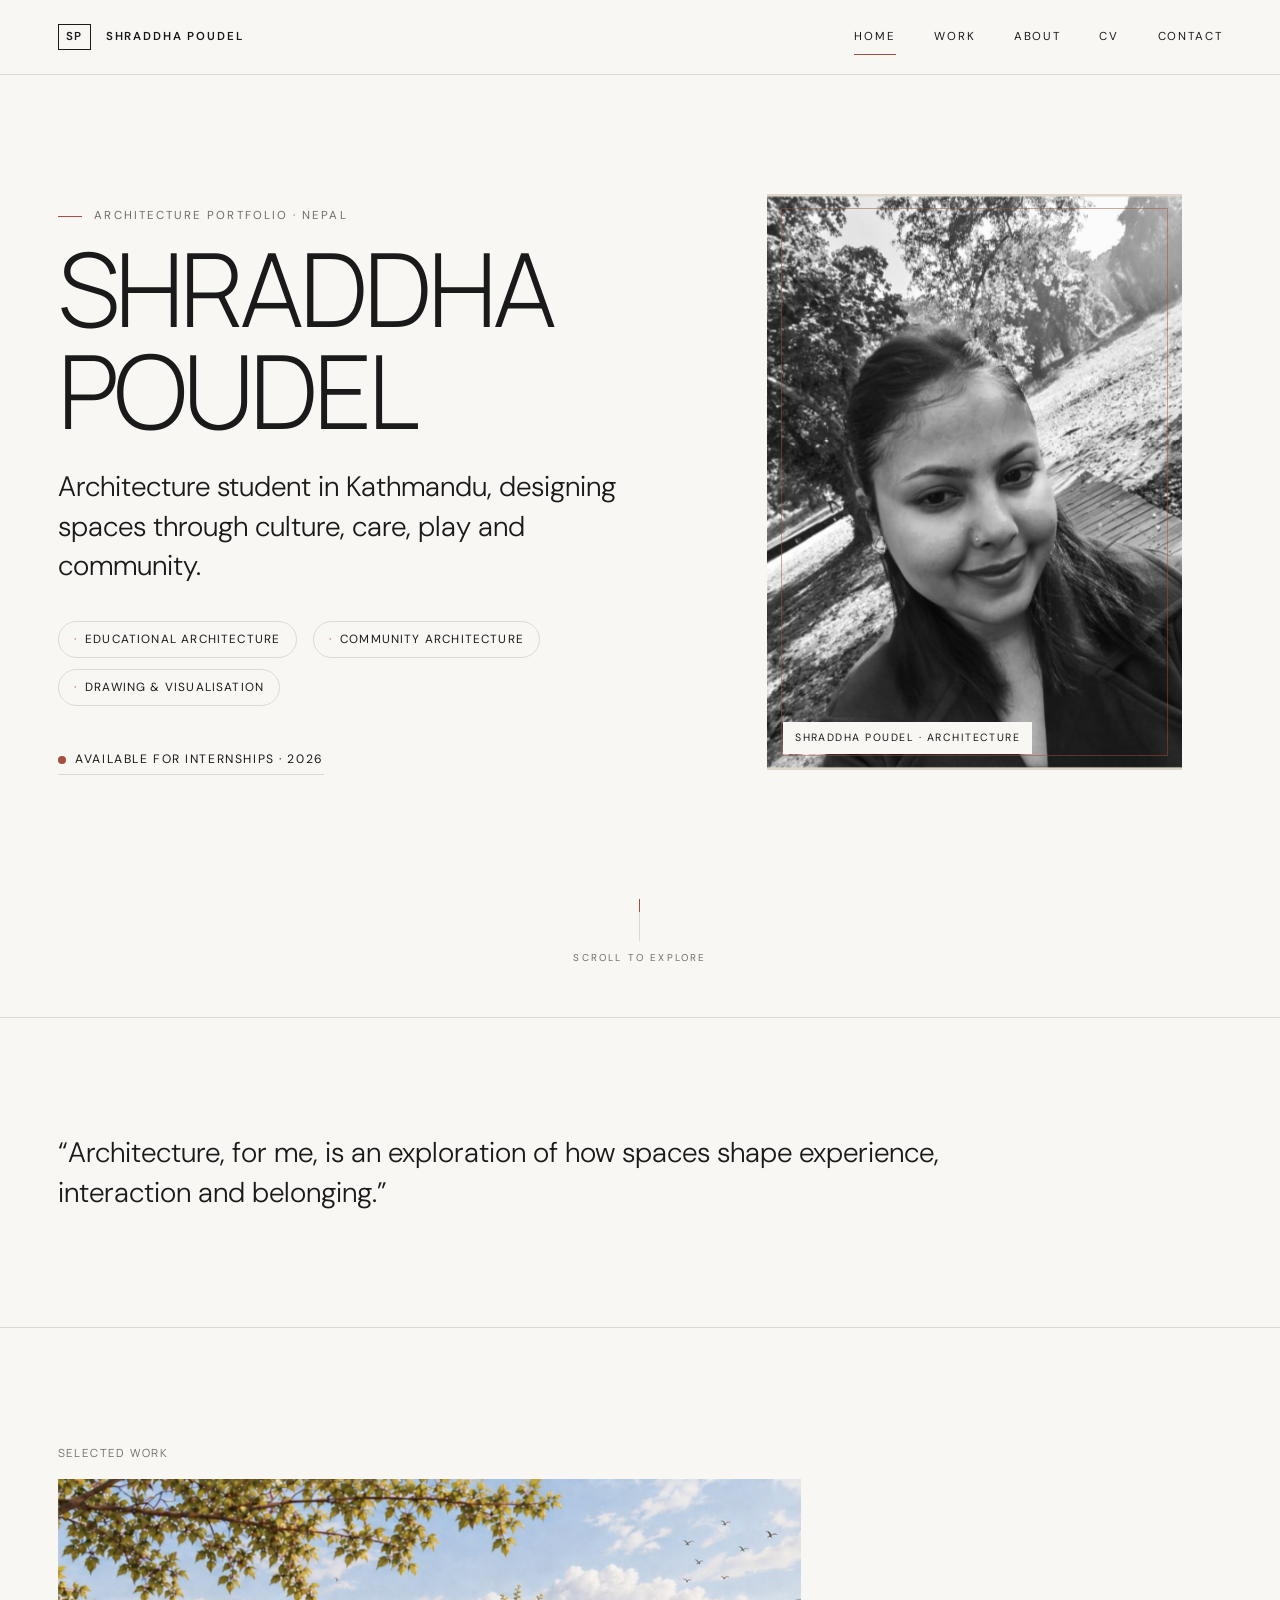
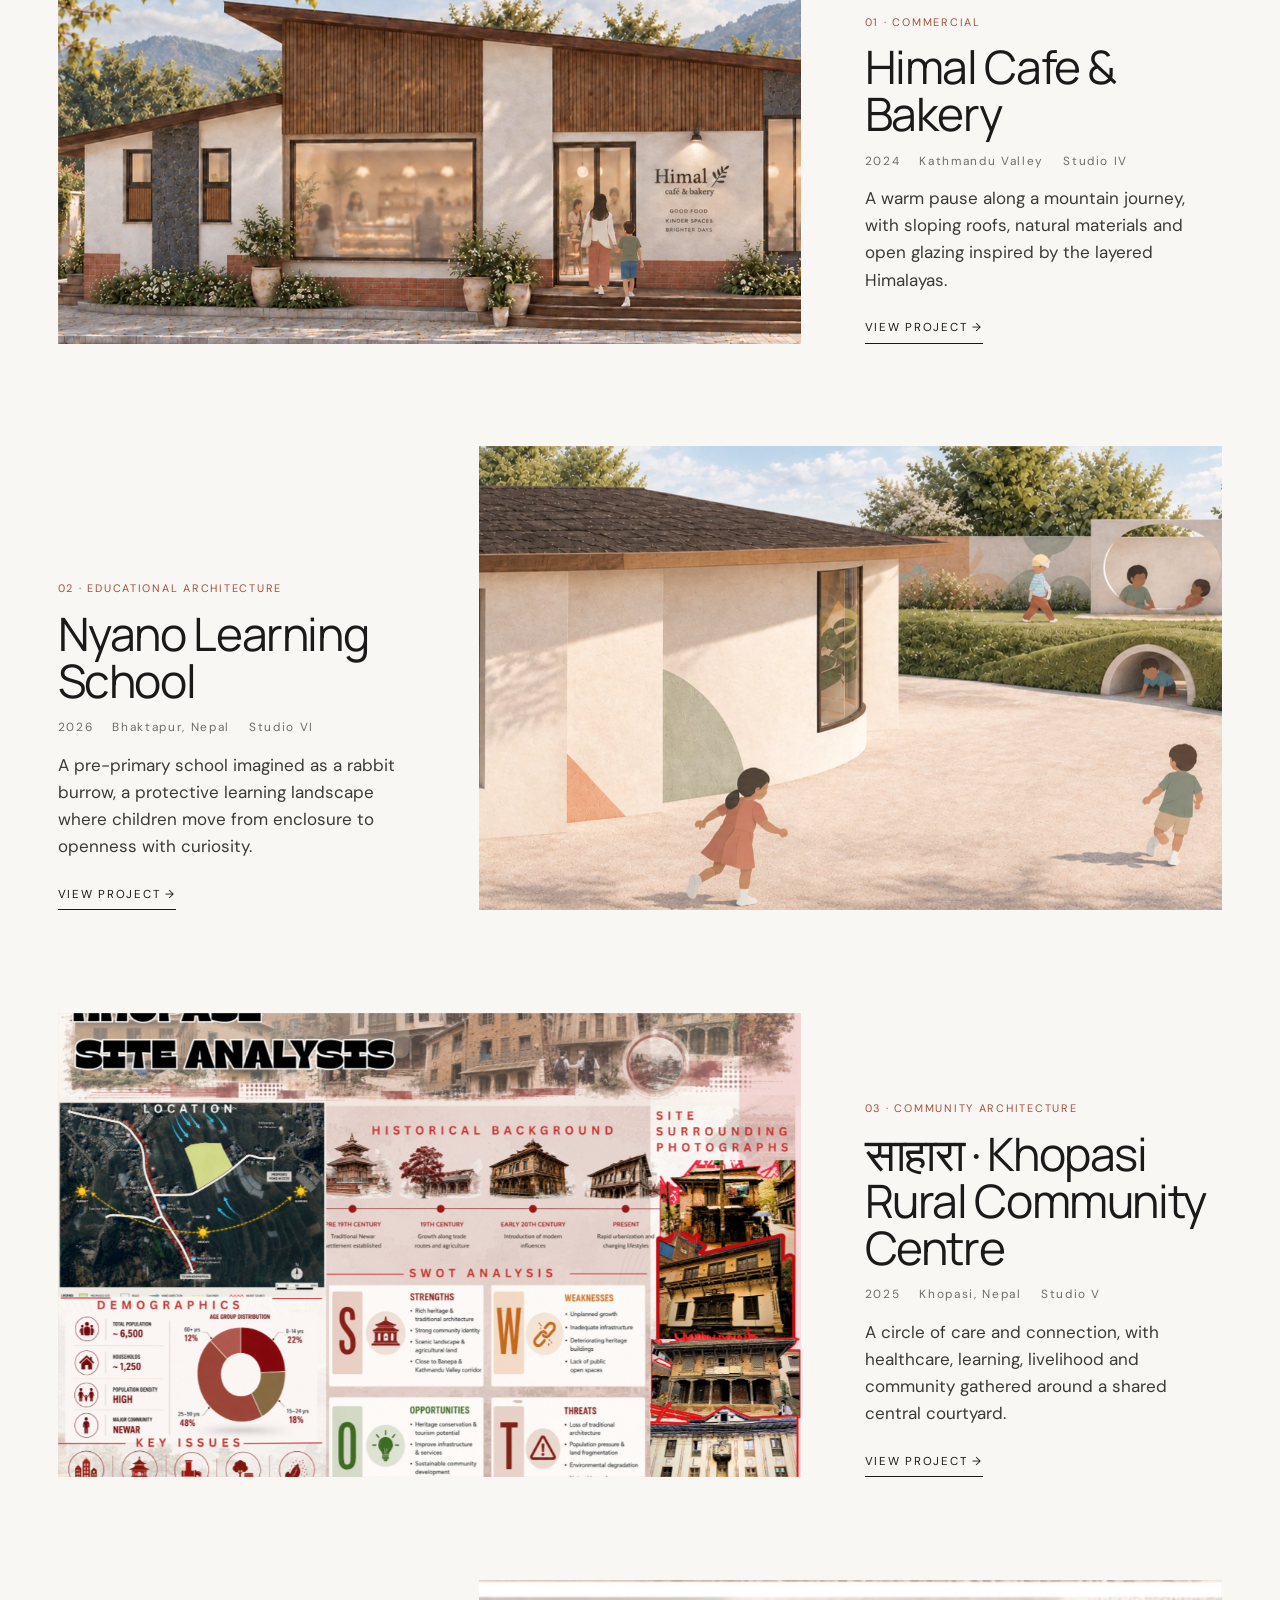
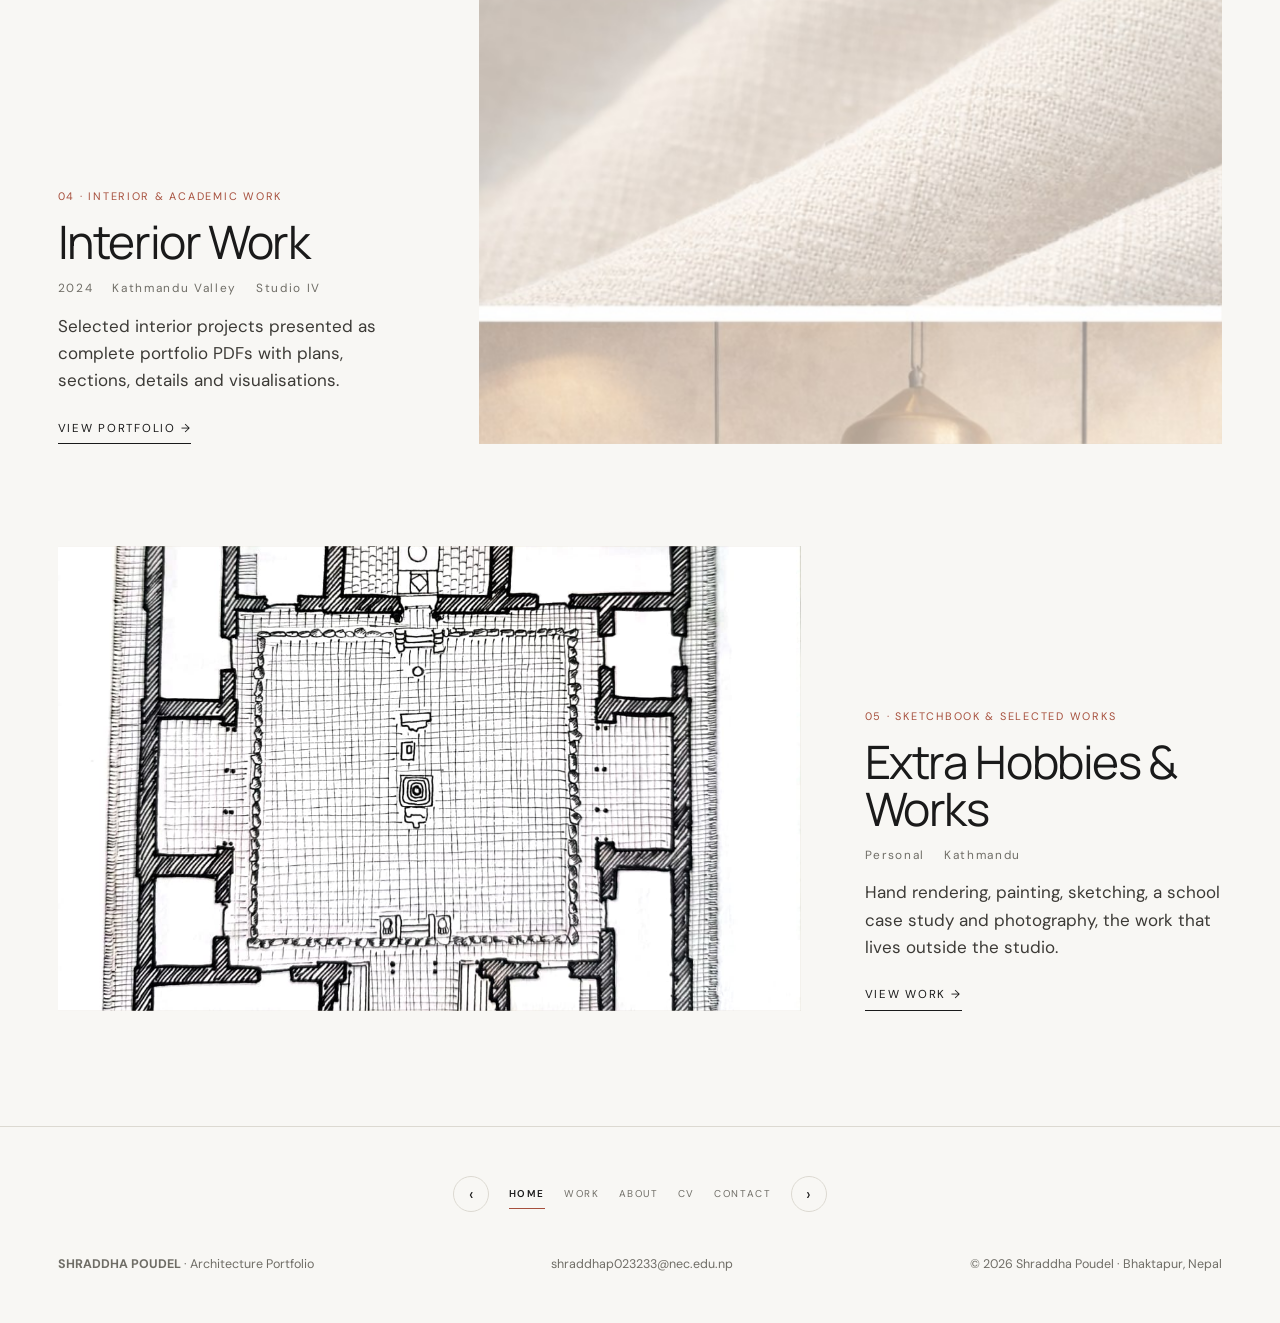
<file: index.html>
<!DOCTYPE html>
<html lang="en">
<head>
<meta charset="UTF-8">
<meta name="viewport" content="width=device-width, initial-scale=1">
<title>Shraddha Poudel · Architecture Portfolio | Kathmandu</title>
<meta name="description" content="Shraddha Poudel, architecture student in Kathmandu designing spaces through culture, care, play and community. Portfolio of academic projects in educational, commercial and community architecture.">
<meta property="og:type" content="website">
<meta property="og:title" content="Shraddha Poudel · Architecture Portfolio">
<meta property="og:description" content="Architecture student in Kathmandu designing spaces through culture, care, play and community. Seeking an internship.">
<meta property="og:image" content="https://shraddhapoudel.github.io/Shraddha-Portfolio/00_Profile_CV/01.portait.jpg">
<meta name="theme-color" content="#f8f7f4">
<link rel="icon" type="image/svg+xml" href="favicon.svg">
<link rel="preconnect" href="https://fonts.googleapis.com">
<link rel="preconnect" href="https://fonts.gstatic.com" crossorigin>
<link href="https://fonts.googleapis.com/css2?family=DM+Sans:wght@300;400;500&family=Manrope:wght@300;400;500&display=swap" rel="stylesheet">
<link rel="stylesheet" href="css/styles.css">
<script defer data-domain="shraddhapoudel.github.io" src="https://plausible.io/js/script.js"></script>
</head>
<body>
<a class="skip-link" href="#main">Skip to content</a>

<header class="site-header">
  <div class="header-inner">
    <a class="wordmark" href="index.html" aria-label="Shraddha Poudel home">
      <span class="mark">SP</span><span class="full">SHRADDHA POUDEL</span>
    </a>
    <button class="menu-toggle" id="menuToggle" aria-label="Open navigation" aria-expanded="false"><span></span><span></span></button>
    <nav class="main-nav" id="nav" aria-label="Primary navigation">
      <a href="index.html" aria-current="page">HOME</a>
      <a href="work.html">WORK</a>
      <a href="about.html">ABOUT</a>
      <a href="cv.html">CV</a>
      <a href="contact.html">CONTACT</a>
    </nav>
  </div>
</header>

<main id="main">
  <div class="wrap">
    <section class="hero-home">
      <div class="hero-copy">
        <p class="eyebrow">Architecture Portfolio · Nepal</p>
        <h1 class="display"><span>SHRADDHA</span><span>POUDEL</span></h1>
        <p class="lead">Architecture student in Kathmandu, designing spaces through culture, care, play and community.</p>
        <ul class="hero-facts">
          <li><a class="tag-pill" href="work.html#educational">Educational architecture</a></li>
          <li><a class="tag-pill" href="work.html#community">Community architecture</a></li>
          <li><a class="tag-pill" href="work.html#drawing">Drawing &amp; visualisation</a></li>
        </ul>
        <p class="avail"><span class="avail-dot" aria-hidden="true"></span>Available for internships · 2026</p>
      </div>
      <figure class="hero-visual">
        <div class="portrait-zoom">
          <div class="portrait-in">
            <img src="00_Profile_CV/01.portait.jpg" width="959" height="1280" alt="Portrait of Shraddha Poudel, architecture student in Kathmandu." fetchpriority="high" data-lb data-title="Portrait of Shraddha Poudel" data-caption="Portrait of Shraddha Poudel, architecture student in Kathmandu.">
          </div>
        </div>
        <figcaption>SHRADDHA POUDEL · ARCHITECTURE</figcaption>
      </figure>
      <a class="hero-scroll" href="#statement" aria-label="Scroll to explore the work"><span class="scroll-line"><span class="scroll-dot"></span></span><span class="scroll-label">Scroll to explore</span></a>
    </section>
  </div>

  <section class="section statement" id="statement" aria-label="Statement">
    <div class="wrap">
      <p class="lead" data-split>“Architecture, for me, is an exploration of how spaces shape experience, interaction and belonging.”</p>
    </div>
  </section>

  <section class="section" id="projects" aria-label="Selected Work">
    <div class="wrap">
      <h2 class="label">Selected Work</h2>
      <div class="project-index">
        <article class="project-card reveal">
          <figure class="card-figure"><a href="project-himal.html"><img src="02_Himal_Cafe/01_Cover.jpg" data-reveal width="1761" height="711" alt="Himal Cafe and Bakery, a warm cafe shaped by Himalayan ridgelines" loading="lazy"></a></figure>
          <div class="card-copy">
            <span class="card-no">01 · COMMERCIAL</span>
            <h2>Himal Cafe &amp; Bakery</h2>
            <p class="card-thumb"><span>2024</span><span>Kathmandu Valley</span><span>Studio IV</span></p>
            <p>A warm pause along a mountain journey, with sloping roofs, natural materials and open glazing inspired by the layered Himalayas.</p>
            <a class="arrow-link" href="project-himal.html"><span>VIEW PROJECT →</span></a>
          </div>
        </article>

        <article class="project-card reveal">
          <figure class="card-figure"><a href="project-nyano.html"><img src="01_Nyano_School/01_Cover.jpg" data-reveal width="2170" height="725" alt="Nyano Learning School, protective pre-primary school in Bhaktapur" loading="lazy"></a></figure>
          <div class="card-copy">
            <span class="card-no">02 · EDUCATIONAL ARCHITECTURE</span>
            <h2>Nyano Learning School</h2>
            <p class="card-thumb"><span>2026</span><span>Bhaktapur, Nepal</span><span>Studio VI</span></p>
            <p>A pre-primary school imagined as a rabbit burrow, a protective learning landscape where children move from enclosure to openness with curiosity.</p>
            <a class="arrow-link" href="project-nyano.html"><span>VIEW PROJECT →</span></a>
          </div>
        </article>

        <article class="project-card reveal">
          <figure class="card-figure"><a href="project-sahara.html"><img src="03_Sahara_community_center/01_Cover.jpg" data-reveal width="4000" height="2829" alt="Sahara Khopasi Rural Community Centre, a circle of care and connection" loading="lazy"></a></figure>
          <div class="card-copy">
            <span class="card-no">03 · COMMUNITY ARCHITECTURE</span>
            <h2>साहारा · Khopasi Rural Community Centre</h2>
            <p class="card-thumb"><span>2025</span><span>Khopasi, Nepal</span><span>Studio V</span></p>
            <p>A circle of care and connection, with healthcare, learning, livelihood and community gathered around a shared central courtyard.</p>
            <a class="arrow-link" href="project-sahara.html"><span>VIEW PROJECT →</span></a>
          </div>
        </article>

        <article class="project-card reveal">
          <figure class="card-figure"><a href="project-interior.html"><img src="04_Interior_Work/01_Cover.jpg" data-reveal width="724" height="921" alt="Interior Work, selected interior projects" loading="lazy"></a></figure>
          <div class="card-copy">
            <span class="card-no">04 · INTERIOR &amp; ACADEMIC WORK</span>
            <h2>Interior Work</h2>
            <p class="card-thumb"><span>2024</span><span>Kathmandu Valley</span><span>Studio IV</span></p>
            <p>Selected interior projects presented as complete portfolio PDFs with plans, sections, details and visualisations.</p>
            <a class="arrow-link" href="project-interior.html"><span>VIEW PORTFOLIO →</span></a>
          </div>
        </article>

        <article class="project-card reveal">
          <figure class="card-figure"><a href="project-hobbies.html"><img src="05_Extra_Hobbies_and_work/01_Cover.jpg" data-reveal width="1143" height="1280" alt="Extra Hobbies and Works, hand rendering, painting and sketching" loading="lazy"></a></figure>
          <div class="card-copy">
            <span class="card-no">05 · SKETCHBOOK &amp; SELECTED WORKS</span>
            <h2>Extra Hobbies &amp; Works</h2>
            <p class="card-thumb"><span>Personal</span><span>Kathmandu</span></p>
            <p>Hand rendering, painting, sketching, a school case study and photography, the work that lives outside the studio.</p>
            <a class="arrow-link" href="project-hobbies.html"><span>VIEW WORK →</span></a>
          </div>
        </article>
      </div>
    </div>
  </section>
</main>

<div class="cta-popup" id="ctaPopup" role="dialog" aria-label="Grab my CV">
  <button class="cta-close" id="ctaClose" aria-label="Close">&times;</button>
  <p class="cta-eyebrow">Hiring an intern?</p>
  <h3 class="cta-title">Grab my CV</h3>
  <p class="cta-text">Download the CV, email me, or browse the portfolio.</p>
  <div class="cta-row">
    <a class="cta-btn" href="00_Profile_CV/02.CV.pdf" download="">DOWNLOAD CV &darr;</a>
    <a class="cta-btn cta-ghost" href="mailto:shraddhap023233@nec.edu.np">EMAIL</a>
  </div>
  <a class="arrow-link" href="work.html"><span>VIEW PORTFOLIO &rarr;</span></a>
</div>
<button class="cta-fab" id="ctaFab" aria-label="Grab my CV">CV &darr;</button>

<footer class="site-footer">
  <nav class="page-loop" aria-label="Page navigation">
    <a class="loop-arrow" href="contact.html" aria-label="Previous page: Contact">‹</a>
    <a class="loop-dot is-current" href="index.html" aria-label="Home">Home</a>
    <a class="loop-dot" href="work.html" aria-label="Work">Work</a>
    <a class="loop-dot" href="about.html" aria-label="About">About</a>
    <a class="loop-dot" href="cv.html" aria-label="Curriculum Vitae">CV</a>
    <a class="loop-dot" href="contact.html" aria-label="Contact">Contact</a>
    <a class="loop-arrow" href="work.html" aria-label="Next page: Work">›</a>
  </nav>
  <div class="footer-inner">
    <div><strong>SHRADDHA POUDEL</strong> · Architecture Portfolio</div>
    <div><a href="mailto:shraddhap023233@nec.edu.np">shraddhap023233@nec.edu.np</a></div>
    <div>© <span id="year"></span> Shraddha Poudel · Bhaktapur, Nepal</div>
  </div>
</footer>

<div class="lightbox" id="lightbox" aria-hidden="true">
  <div class="lb-toolbar">
    <span class="cap" id="lbCaption"></span>
    <span class="lb-count" id="lbCount"></span>
    <span class="lb-tools">
      <button id="lbZoomOut" aria-label="Zoom out">−</button>
      <button id="lbZoomReset" aria-label="Reset zoom">1:1</button>
      <button id="lbZoomIn" aria-label="Zoom in">+</button>
      <button id="lbFull" aria-label="Toggle fullscreen">Full Screen</button>
      <button id="lbClose" aria-label="Close">✕</button>
    </span>
  </div>
  <div class="lb-stage">
    <button class="lb-nav prev" id="lbPrev" aria-label="Previous image">‹</button>
    <img id="lbImage" alt="">
    <button class="lb-nav next" id="lbNext" aria-label="Next image">›</button>
    <p class="lb-hint">scroll or pinch to zoom · drag to pan</p>
  </div>
</div>

<script>
  document.getElementById("year").textContent = new Date().getFullYear();

  (function () {
    var pop = document.getElementById("ctaPopup");
    var fab = document.getElementById("ctaFab");
    var close = document.getElementById("ctaClose");
    if (!pop || !fab || !close) return;
    var open = function () { pop.classList.add("is-open"); fab.classList.remove("is-open"); };
    var dismiss = function () {
      pop.classList.remove("is-open");
      fab.classList.add("is-open");
      try { sessionStorage.setItem("ctaDismissed", "1"); } catch (e) {}
    };
    close.addEventListener("click", dismiss);
    fab.addEventListener("click", open);
    var dismissed = false;
    try { dismissed = sessionStorage.getItem("ctaDismissed") === "1"; } catch (e) {}
    if (dismissed) {
      fab.classList.add("is-open");
    } else {
      setTimeout(open, 2400);
    }
  })();
</script>
<script src="js/lenis.min.js"></script>
<script src="js/main.js"></script>
</body>
</html>
</file>
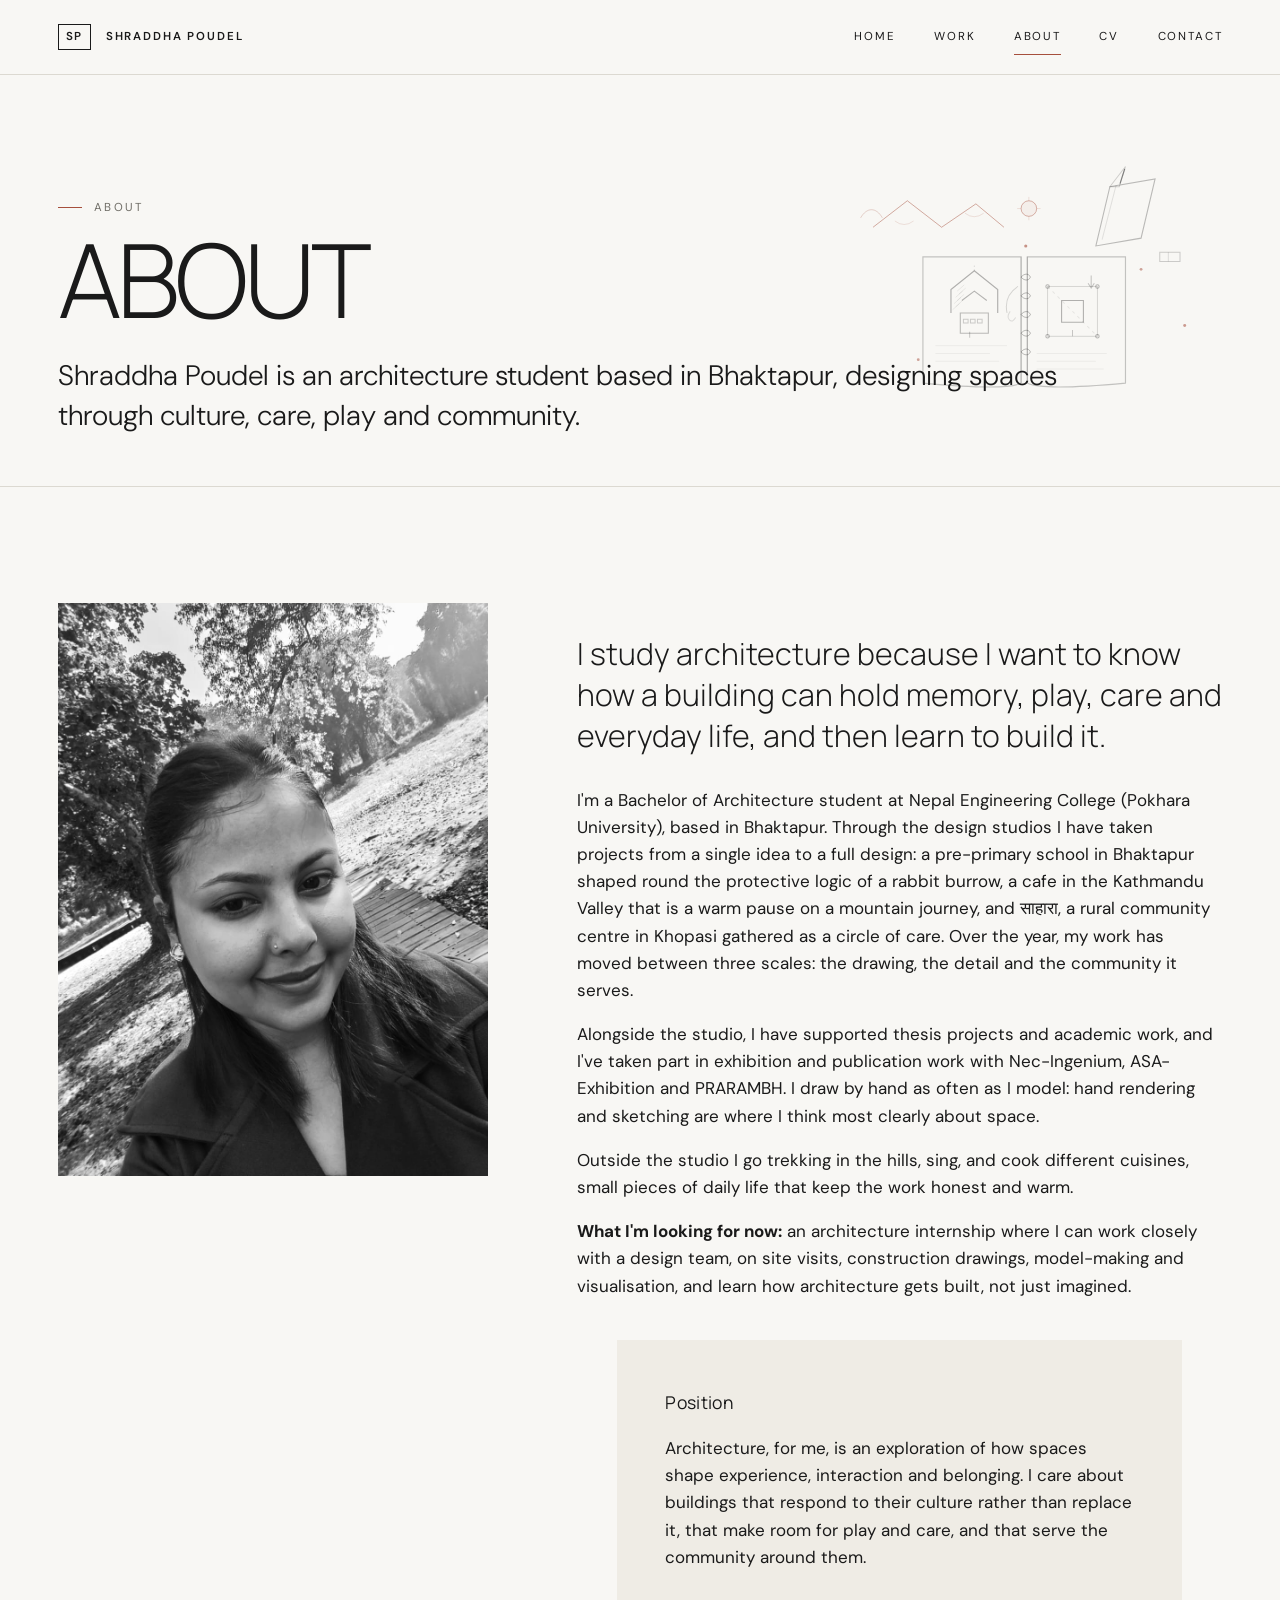
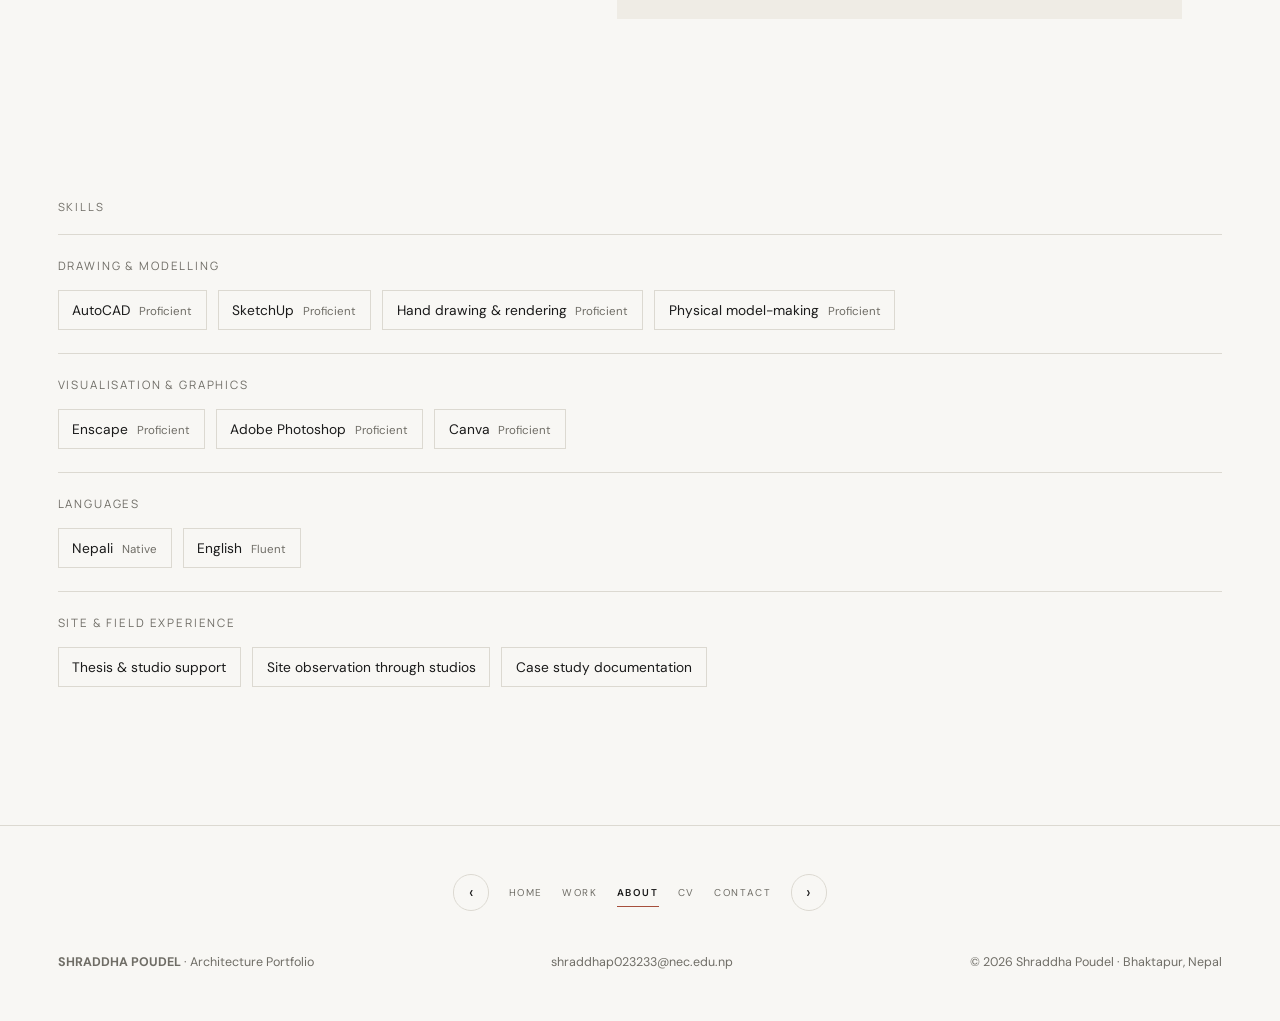
<file: about.html>
<!DOCTYPE html>
<html lang="en">
<head>
<meta charset="UTF-8">
<meta name="viewport" content="width=device-width, initial-scale=1">
<title>About · Shraddha Poudel, Architecture Portfolio</title>
<meta name="description" content="Shraddha Poudel, architecture student at Nepal Engineering College (Pokhara University), based in Bhaktapur, designing spaces through culture, care, play and community. Seeking an internship.">
<meta property="og:type" content="website">
<meta property="og:title" content="About · Shraddha Poudel, Architecture Portfolio">
<meta property="og:description" content="Architecture student designing spaces through culture, care, play and community.">
<meta property="og:image" content="https://shraddhapoudel.github.io/Shraddha-Portfolio/00_Profile_CV/01.portait.jpg">
<meta name="theme-color" content="#f8f7f4">
<link rel="icon" type="image/svg+xml" href="favicon.svg">
<link rel="preconnect" href="https://fonts.googleapis.com">
<link rel="preconnect" href="https://fonts.gstatic.com" crossorigin>
<link href="https://fonts.googleapis.com/css2?family=DM+Sans:wght@300;400;500&family=Manrope:wght@300;400;500&display=swap" rel="stylesheet">
<link rel="stylesheet" href="css/styles.css">
<script defer data-domain="shraddhapoudel.github.io" src="https://plausible.io/js/script.js"></script>
</head>
<body>
<a class="skip-link" href="#main">Skip to content</a>

<header class="site-header">
  <div class="header-inner">
    <a class="wordmark" href="index.html" aria-label="Shraddha Poudel home">
      <span class="mark">SP</span><span class="full">SHRADDHA POUDEL</span>
    </a>
    <button class="menu-toggle" id="menuToggle" aria-label="Open navigation" aria-expanded="false"><span></span><span></span></button>
    <nav class="main-nav" id="nav" aria-label="Primary navigation">
      <a href="index.html">HOME</a>
      <a href="work.html">WORK</a>
      <a href="about.html" aria-current="page">ABOUT</a>
      <a href="cv.html">CV</a>
      <a href="contact.html">CONTACT</a>
    </nav>
  </div>
</header>

<main id="main">
  <section class="page-hero">
    <svg class="hero-art" viewBox="0 0 460 330" aria-hidden="true" focusable="false">
      <g fill="none" stroke="#1a1a1a" stroke-width="1.3">
        <!-- open sketchbook -->
        <path d="M100 134 L226 134 L226 296 Q208 306 100 296 Z" stroke-opacity="0.24" stroke-width="1.5"/>
        <path d="M234 134 L360 134 L360 296 Q252 306 234 296 Z" stroke-opacity="0.24" stroke-width="1.5"/>
        <path d="M226 134 v162 M234 134 v162" stroke-opacity="0.14"/>
        <path d="M226 160 c4 -5 10 -5 12 0 c-2 5 -8 5 -12 0 M226 184 c4 -5 10 -5 12 0 c-2 5 -8 5 -12 0 M226 208 c4 -5 10 -5 12 0 c-2 5 -8 5 -12 0 M226 232 c4 -5 10 -5 12 0 c-2 5 -8 5 -12 0 M226 256 c4 -5 10 -5 12 0 c-2 5 -8 5 -12 0" stroke-opacity="0.3" stroke-width="1.2"/>
        <path d="M116 248 h92 M116 258 h70 M116 268 h82" stroke-opacity="0.07" stroke-width="1"/>
        <path d="M246 258 h90 M246 268 h76 M246 278 h86" stroke-opacity="0.07" stroke-width="1"/>
        <!-- left page: hand-rendered courtyard sketch -->
        <path d="M136 206 L136 176 L166 152 L196 176 L196 206" stroke-opacity="0.32" stroke-width="1.5"/>
        <path d="M150 190 L166 178 L182 190" stroke-opacity="0.3" stroke-width="1.4"/>
        <path d="M166 152 L166 142" stroke-opacity="0.12" stroke-dasharray="2 3"/>
        <path d="M148 206 h36 v26 h-36 Z" stroke-opacity="0.28" stroke-width="1.4"/>
        <path d="M152 214 h6 v5 h-6 Z M161 214 h6 v5 h-6 Z M170 214 h6 v5 h-6 Z" stroke-opacity="0.2"/>
        <path d="M160 230 v8" stroke-opacity="0.22"/>
        <path d="M144 178 l9 -8 M142 186 l9 -8 M140 194 l9 -8 M138 202 l9 -8 M146 182 l9 -8 M144 190 l9 -8 M142 198 l9 -8" stroke-opacity="0.09" stroke-width="1"/>
        <!-- tree -->
        <path d="M208 206 c-3 -14 2 -26 14 -34" stroke-opacity="0.16"/>
        <path d="M212 204 q-5 7 -1 11 q4 4 8 -3" stroke-opacity="0.12"/>
        <!-- right page: plan diagram -->
        <path d="M260 172 h64 v64 h-64 Z" stroke-opacity="0.16" stroke-width="1.2"/>
        <path d="M278 190 h28 v28 h-28 Z" stroke-opacity="0.32" stroke-width="1.4"/>
        <path d="M260 172 L324 236" stroke-opacity="0.08" stroke-dasharray="4 5"/>
        <circle cx="260" cy="172" r="2.2" stroke-opacity="0.3"/>
        <circle cx="324" cy="172" r="2.2" stroke-opacity="0.3"/>
        <circle cx="260" cy="236" r="2.2" stroke-opacity="0.3"/>
        <circle cx="324" cy="236" r="2.2" stroke-opacity="0.3"/>
        <path d="M292 236 v-8" stroke-opacity="0.22"/>
        <path d="M316 158 v16 M312 168 l4 6 l4 -6" stroke-opacity="0.24"/>
        <!-- pencil and eraser -->
        <path d="M322 120 L340 44 L398 34 L380 110 Z" stroke-opacity="0.28" stroke-width="1.4"/>
        <path d="M340 44 L360 18 L352 44 Z" stroke-opacity="0.18"/>
        <path d="M359 21 L353 40" stroke-opacity="0.45" stroke-width="1.5"/>
        <path d="M330 112 L348 42" stroke-opacity="0.1"/>
        <path d="M404 128 h26 v12 h-26 Z" stroke-opacity="0.2"/>
        <path d="M415 128 v12" stroke-opacity="0.12"/>
      </g>
      <g fill="none" stroke="#a64f3c" stroke-width="1.2">
        <path d="M36 96 L80 62 L124 96 L168 66 L204 96" stroke-opacity="0.5"/>
        <path d="M64 88 q12 9 24 0 M154 78 q12 9 24 0" stroke-opacity="0.16"/>
        <circle cx="236" cy="72" r="10" stroke-opacity="0.45" fill="#a64f3c" fill-opacity="0.05"/>
        <path d="M236 62 v-5 M236 82 v5 M226 72 h-5 M246 72 h5" stroke-opacity="0.16"/>
        <path d="M20 84 c8 -14 20 -14 28 0" stroke-opacity="0.25"/>
        <circle class="art-pulse" cx="232" cy="120" r="2" fill="#a64f3c" stroke="none" opacity="0.6"/>
        <circle class="art-pulse" cx="94" cy="266" r="1.8" fill="#a64f3c" stroke="none" opacity="0.5" style="animation-delay:1.7s"/>
        <circle class="art-pulse" cx="380" cy="150" r="1.8" fill="#a64f3c" stroke="none" opacity="0.5" style="animation-delay:2.6s"/>
        <circle class="art-pulse" cx="436" cy="222" r="1.9" fill="#a64f3c" stroke="none" opacity="0.55" style="animation-delay:.9s"/>
      </g>
    </svg>
    <div class="wrap">
      <p class="eyebrow">About</p>
      <h1 class="display"><span>ABOUT</span></h1>
      <p class="lead">Shraddha Poudel is an architecture student based in Bhaktapur, designing spaces through culture, care, play and community.</p>
    </div>
  </section>

  <section class="section">
    <div class="wrap">
      <div class="about-grid">
        <figure class="about-portrait">
          <img src="00_Profile_CV/01.portait.jpg" width="959" height="1280" alt="Portrait of Shraddha Poudel" fetchpriority="high" data-lb data-title="Portrait of Shraddha Poudel" data-caption="Portrait of Shraddha Poudel, architecture student in Kathmandu.">
        </figure>
        <div class="about-copy">
          <p class="opening">I study architecture because I want to know how a building can hold memory, play, care and everyday life, and then learn to build it.</p>

          <p>I'm a Bachelor of Architecture student at Nepal Engineering College (Pokhara University), based in Bhaktapur. Through the design studios I have taken projects from a single idea to a full design: a pre-primary school in Bhaktapur shaped round the protective logic of a rabbit burrow, a cafe in the Kathmandu Valley that is a warm pause on a mountain journey, and साहारा, a rural community centre in Khopasi gathered as a circle of care. Over the year, my work has moved between three scales: the drawing, the detail and the community it serves.</p>

          <p>Alongside the studio, I have supported thesis projects and academic work, and I've taken part in exhibition and publication work with Nec-Ingenium, ASA-Exhibition and PRARAMBH. I draw by hand as often as I model: hand rendering and sketching are where I think most clearly about space.</p>

          <p>Outside the studio I go trekking in the hills, sing, and cook different cuisines, small pieces of daily life that keep the work honest and warm.</p>

          <p><strong>What I'm looking for now:</strong> an architecture internship where I can work closely with a design team, on site visits, construction drawings, model-making and visualisation, and learn how architecture gets built, not just imagined. <!-- EDIT: confirm your availability, e.g. "Available from [month] 2026, in Kathmandu or remote." --></p>

          <blockquote class="role-block" style="margin-top:2.5rem">
            <h3>Position</h3>
            <p style="margin:0">Architecture, for me, is an exploration of how spaces shape experience, interaction and belonging. I care about buildings that respond to their culture rather than replace it, that make room for play and care, and that serve the community around them.</p>
          </blockquote>
        </div>
      </div>

      <div style="height:clamp(3rem,7vw,6rem)"></div>

      <h2 class="label">Skills</h2>
      <div class="skill-group reveal">
        <h3>Drawing &amp; modelling</h3>
        <ul>
          <li>AutoCAD <span>Proficient</span></li>
          <li>SketchUp <span>Proficient</span></li>
          <li>Hand drawing &amp; rendering <span>Proficient</span></li>
          <li>Physical model-making <span>Proficient</span></li>
        </ul>
      </div>
      <div class="skill-group reveal">
        <h3>Visualisation &amp; graphics</h3>
        <ul>
          <li>Enscape <span>Proficient</span></li>
          <li>Adobe Photoshop <span>Proficient</span></li>
          <li>Canva <span>Proficient</span></li>
        </ul>
      </div>
      <div class="skill-group reveal">
        <h3>Languages</h3>
        <ul>
          <li>Nepali <span>Native</span></li>
          <li>English <span>Fluent</span></li>
        </ul>
      </div>
      <div class="skill-group reveal">
        <h3>Site &amp; field experience</h3>
        <ul>
          <li>Thesis &amp; studio support</li>
          <li>Site observation through studios</li>
          <li>Case study documentation</li>
        </ul>
      </div>
    </div>
  </section>
</main>

<footer class="site-footer">
  <nav class="page-loop" aria-label="Page navigation">
    <a class="loop-arrow" href="work.html" aria-label="Previous page: Work">‹</a>
    <a class="loop-dot" href="index.html" aria-label="Home">Home</a>
    <a class="loop-dot" href="work.html" aria-label="Work">Work</a>
    <a class="loop-dot is-current" href="about.html" aria-label="About">About</a>
    <a class="loop-dot" href="cv.html" aria-label="Curriculum Vitae">CV</a>
    <a class="loop-dot" href="contact.html" aria-label="Contact">Contact</a>
    <a class="loop-arrow" href="cv.html" aria-label="Next page: Curriculum Vitae">›</a>
  </nav>
  <div class="footer-inner">
    <div><strong>SHRADDHA POUDEL</strong> · Architecture Portfolio</div>
    <div><a href="mailto:shraddhap023233@nec.edu.np">shraddhap023233@nec.edu.np</a></div>
    <div>© <span id="year"></span> Shraddha Poudel · Bhaktapur, Nepal</div>
  </div>
</footer>

<div class="lightbox" id="lightbox" aria-hidden="true">
  <div class="lb-toolbar">
    <span class="cap" id="lbCaption"></span>
    <span class="lb-count" id="lbCount"></span>
    <span class="lb-tools">
      <button id="lbZoomOut" aria-label="Zoom out">−</button>
      <button id="lbZoomReset" aria-label="Reset zoom">1:1</button>
      <button id="lbZoomIn" aria-label="Zoom in">+</button>
      <button id="lbFull" aria-label="Toggle fullscreen">Full Screen</button>
      <button id="lbClose" aria-label="Close">✕</button>
    </span>
  </div>
  <div class="lb-stage">
    <button class="lb-nav prev" id="lbPrev" aria-label="Previous image">‹</button>
    <img id="lbImage" alt="">
    <button class="lb-nav next" id="lbNext" aria-label="Next image">›</button>
    <p class="lb-hint">scroll or pinch to zoom · drag to pan</p>
  </div>
</div>

<script>
  document.getElementById("year").textContent = new Date().getFullYear();
</script>
<script src="js/lenis.min.js"></script>
<script src="js/main.js"></script>
</body>
</html>
</file>
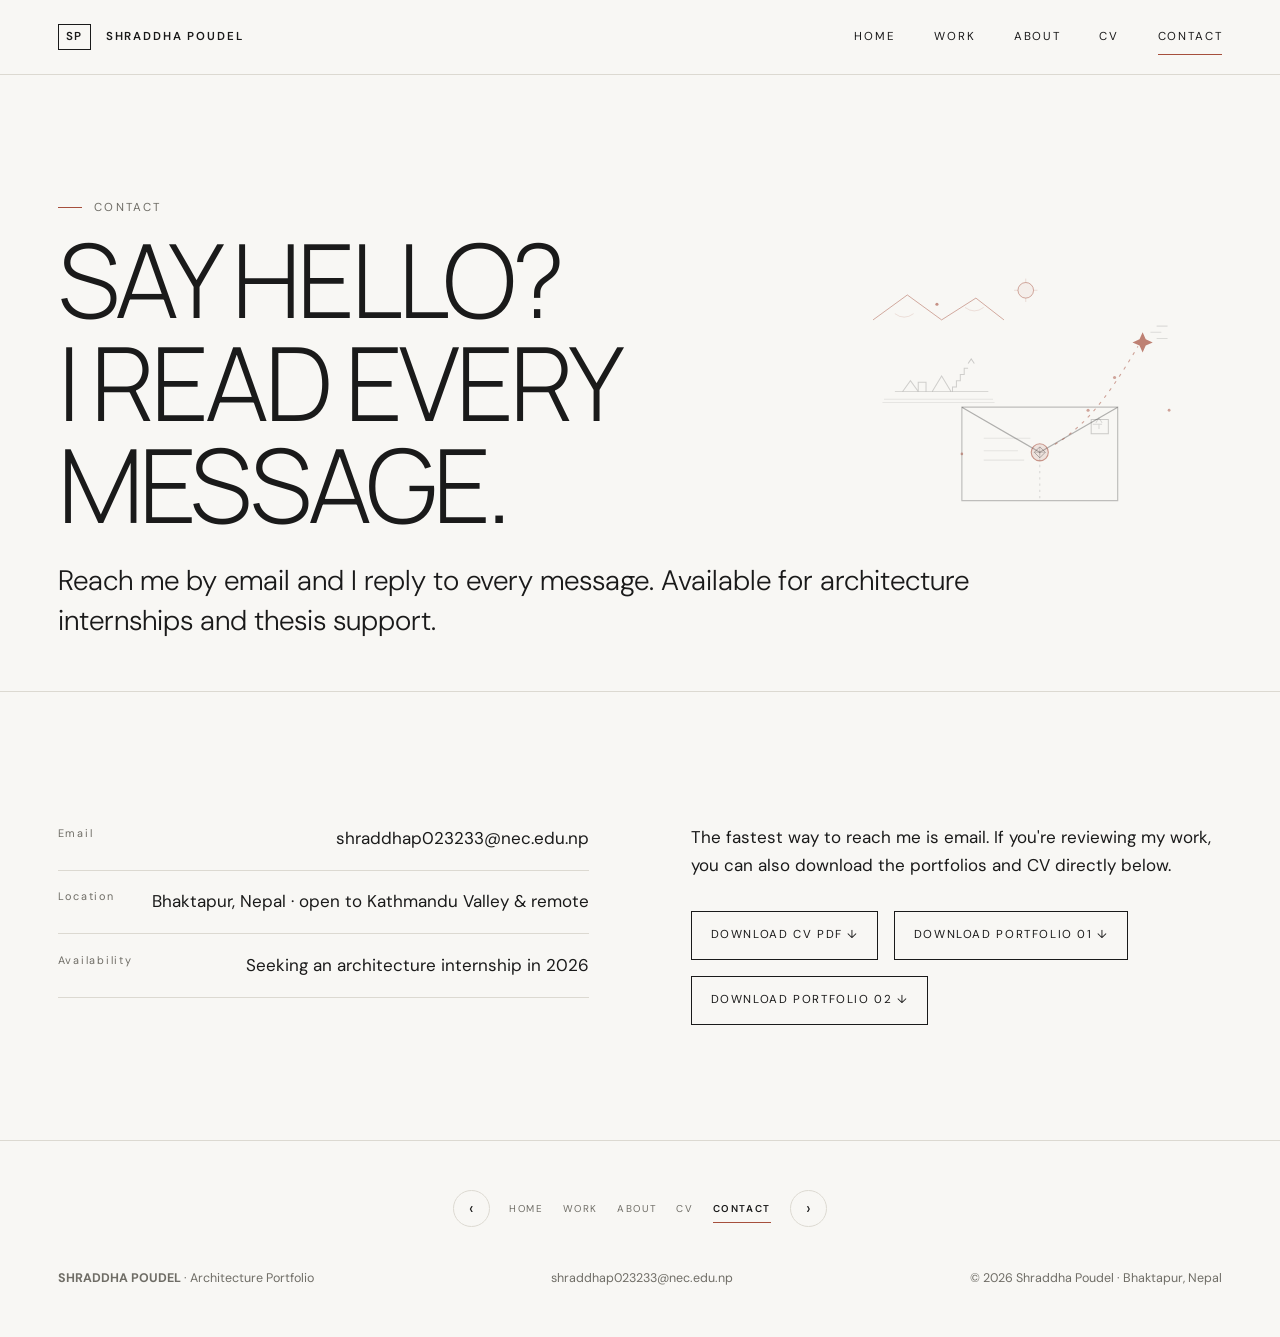
<file: contact.html>
<!DOCTYPE html>
<html lang="en">
<head>
<meta charset="UTF-8">
<meta name="viewport" content="width=device-width, initial-scale=1">
<title>Contact · Shraddha Poudel, Architecture Portfolio</title>
<meta name="description" content="Contact Shraddha Poudel, architecture student in Bhaktapur, Nepal, seeking an architecture internship. Email, availability, location and downloadable portfolio PDFs.">
<meta property="og:type" content="website">
<meta property="og:title" content="Contact · Shraddha Poudel">
<meta property="og:description" content="Get in touch: email, availability and downloadable portfolio PDFs.">
<meta property="og:image" content="https://shraddhapoudel.github.io/Shraddha-Portfolio/00_Profile_CV/01.portait.jpg">
<meta name="theme-color" content="#f8f7f4">
<link rel="icon" type="image/svg+xml" href="favicon.svg">
<link rel="preconnect" href="https://fonts.googleapis.com">
<link rel="preconnect" href="https://fonts.gstatic.com" crossorigin>
<link href="https://fonts.googleapis.com/css2?family=DM+Sans:wght@300;400;500&family=Manrope:wght@300;400;500&display=swap" rel="stylesheet">
<link rel="stylesheet" href="css/styles.css">
<script defer data-domain="shraddhapoudel.github.io" src="https://plausible.io/js/script.js"></script>
</head>
<body>
<a class="skip-link" href="#main">Skip to content</a>

<header class="site-header">
  <div class="header-inner">
    <a class="wordmark" href="index.html" aria-label="Shraddha Poudel home">
      <span class="mark">SP</span><span class="full">SHRADDHA POUDEL</span>
    </a>
    <button class="menu-toggle" id="menuToggle" aria-label="Open navigation" aria-expanded="false"><span></span><span></span></button>
    <nav class="main-nav" id="nav" aria-label="Primary navigation">
      <a href="index.html">HOME</a>
      <a href="work.html">WORK</a>
      <a href="about.html">ABOUT</a>
      <a href="cv.html">CV</a>
      <a href="contact.html" aria-current="page">CONTACT</a>
    </nav>
  </div>
</header>

<main id="main">
  <section class="page-hero">
    <svg class="hero-art" viewBox="0 0 460 330" aria-hidden="true" focusable="false">
      <g fill="none" stroke="#1a1a1a" stroke-width="1.3">
        <!-- Kathmandu skyline -->
        <path d="M64 176 h120" stroke-opacity="0.14"/>
        <path d="M74 176 l10 -14 l10 14 M94 176 v-12 h10 v12 M112 176 l12 -20 l12 20 M138 176 v-6 h5 v-8 h5 v-8 h5 v-8 h5" stroke-opacity="0.18"/>
        <path d="M158 140 l4 -6 l4 6" stroke-opacity="0.2"/>
        <path d="M50 186 h140 M48 190 h144" stroke-opacity="0.08"/>
        <!-- envelope -->
        <path d="M150 196 h200 v120 h-200 Z" stroke-opacity="0.26" stroke-width="1.5"/>
        <path d="M150 196 L250 254 L350 196" stroke-opacity="0.32" stroke-width="1.5"/>
        <path d="M250 254 L250 316" stroke-opacity="0.14" stroke-dasharray="3 5"/>
        <path d="M178 236 h60 M178 252 h44 M178 264 h52" stroke-opacity="0.08"/>
        <path d="M316 212 h22 v18 h-22 Z" stroke-opacity="0.2"/>
        <path d="M322 216 l4 -6 l4 6 M326 218 v6 M318 218 h12" stroke-opacity="0.14"/>
        <!-- wax seal -->
        <circle cx="250" cy="254" r="11" stroke="#a64f3c" stroke-opacity="0.55" stroke-width="1.4" fill="#a64f3c" fill-opacity="0.12"/>
        <path d="M243 254 l7 -7 l7 7 l-7 7 Z" stroke-opacity="0.4" stroke-width="1"/>
        <path d="M250 247 v14 M243 254 h14" stroke-opacity="0.22" stroke-width="1"/>
        <!-- route drawing itself toward the star -->
        <g class="art-route">
          <path d="M266 246 C 302 224, 330 196, 376 118" stroke="#a64f3c" stroke-opacity="0.5" stroke-width="1.4"/>
        </g>
        <circle cx="312" cy="200" r="2" fill="#a64f3c" stroke="none" opacity="0.5"/>
        <circle cx="346" cy="158" r="2" fill="#a64f3c" stroke="none" opacity="0.5"/>
        <g class="art-pulse">
          <path d="M382 100 l4 9 l9 4 l-9 4 l-4 9 l-4 -9 l-9 -4 l9 -4 Z" fill="#a64f3c" stroke="none" opacity="0.7"/>
        </g>
        <path d="M400 92 h14 M400 108 h14 M392 100 h14" stroke-opacity="0.12"/>
      </g>
      <g fill="none" stroke="#a64f3c" stroke-width="1.2">
        <path d="M36 84 L80 52 L124 84 L168 56 L204 84" stroke-opacity="0.5"/>
        <path d="M64 76 q12 9 24 0 M154 68 q12 9 24 0" stroke-opacity="0.16"/>
        <circle cx="232" cy="46" r="10" stroke-opacity="0.5" fill="#a64f3c" fill-opacity="0.05"/>
        <path d="M232 36 v-5 M232 56 v5 M222 46 h-5 M242 46 h5" stroke-opacity="0.18"/>
        <circle class="art-pulse" cx="118" cy="64" r="2" fill="#a64f3c" stroke="none" opacity="0.6"/>
        <circle class="art-pulse" cx="416" cy="200" r="1.8" fill="#a64f3c" stroke="none" opacity="0.5" style="animation-delay:1.7s"/>
        <circle class="art-pulse" cx="150" cy="256" r="1.7" fill="#a64f3c" stroke="none" opacity="0.5" style="animation-delay:2.6s"/>
      </g>
    </svg>
    <div class="wrap">
      <p class="eyebrow">Contact</p>
      <h1 class="display"><span>SAY HELLO?</span><span>I READ EVERY</span><span>MESSAGE.</span></h1>
      <p class="lead">Reach me by email and I reply to every message. Available for architecture internships and thesis support.</p>
    </div>
  </section>

  <section class="section">
    <div class="wrap">
      <div class="contact-grid">
        <ul class="contact-list">
          <li>
            <span class="k">Email</span>
            <span class="v"><a href="mailto:shraddhap023233@nec.edu.np">shraddhap023233@nec.edu.np</a></span>
          </li>
          <li>
            <span class="k">Location</span>
            <span class="v">Bhaktapur, Nepal · open to Kathmandu Valley &amp; remote</span>
          </li>
          <li>
            <span class="k">Availability</span>
            <span class="v">Seeking an architecture internship in 2026</span>
          </li>
          <!-- EDIT: add your phone number or social links here if you want them public.
          <li>
            <span class="k">LinkedIn</span>
            <span class="v"><a href="https://linkedin.com/in/your-profile" target="_blank" rel="noopener">linkedin.com/in/your-profile ↗</a></span>
          </li>
          <li>
            <span class="k">Instagram</span>
            <span class="v">@your.handle</span>
          </li>
          -->
        </ul>
        <div>
          <p style="max-width:52ch">The fastest way to reach me is email. If you're reviewing my work, you can also download the portfolios and CV directly below.</p>
          <div class="btn-row">
            <a class="btn" href="00_Profile_CV/02.CV.pdf" download="">DOWNLOAD CV PDF ↓</a>
            <a class="btn" href="04_Interior_Work/02_Interior_Portfolio.pdf" download="">DOWNLOAD PORTFOLIO 01 ↓</a>
            <a class="btn" href="04_Interior_Work/03_Interior_Portfolio.pdf" download="">DOWNLOAD PORTFOLIO 02 ↓</a>
          </div>
        </div>
      </div>
    </div>
  </section>
</main>

<footer class="site-footer">
  <nav class="page-loop" aria-label="Page navigation">
    <a class="loop-arrow" href="cv.html" aria-label="Previous page: Curriculum Vitae">‹</a>
    <a class="loop-dot" href="index.html" aria-label="Home">Home</a>
    <a class="loop-dot" href="work.html" aria-label="Work">Work</a>
    <a class="loop-dot" href="about.html" aria-label="About">About</a>
    <a class="loop-dot" href="cv.html" aria-label="Curriculum Vitae">CV</a>
    <a class="loop-dot is-current" href="contact.html" aria-label="Contact">Contact</a>
    <a class="loop-arrow" href="index.html" aria-label="Next page: Home">›</a>
  </nav>
  <div class="footer-inner">
    <div><strong>SHRADDHA POUDEL</strong> · Architecture Portfolio</div>
    <div><a href="mailto:shraddhap023233@nec.edu.np">shraddhap023233@nec.edu.np</a></div>
    <div>© <span id="year"></span> Shraddha Poudel · Bhaktapur, Nepal</div>
  </div>
</footer>

<script>
  document.getElementById("year").textContent = new Date().getFullYear();
</script>
<script src="js/lenis.min.js"></script>
<script src="js/main.js"></script>
</body>
</html>
</file>
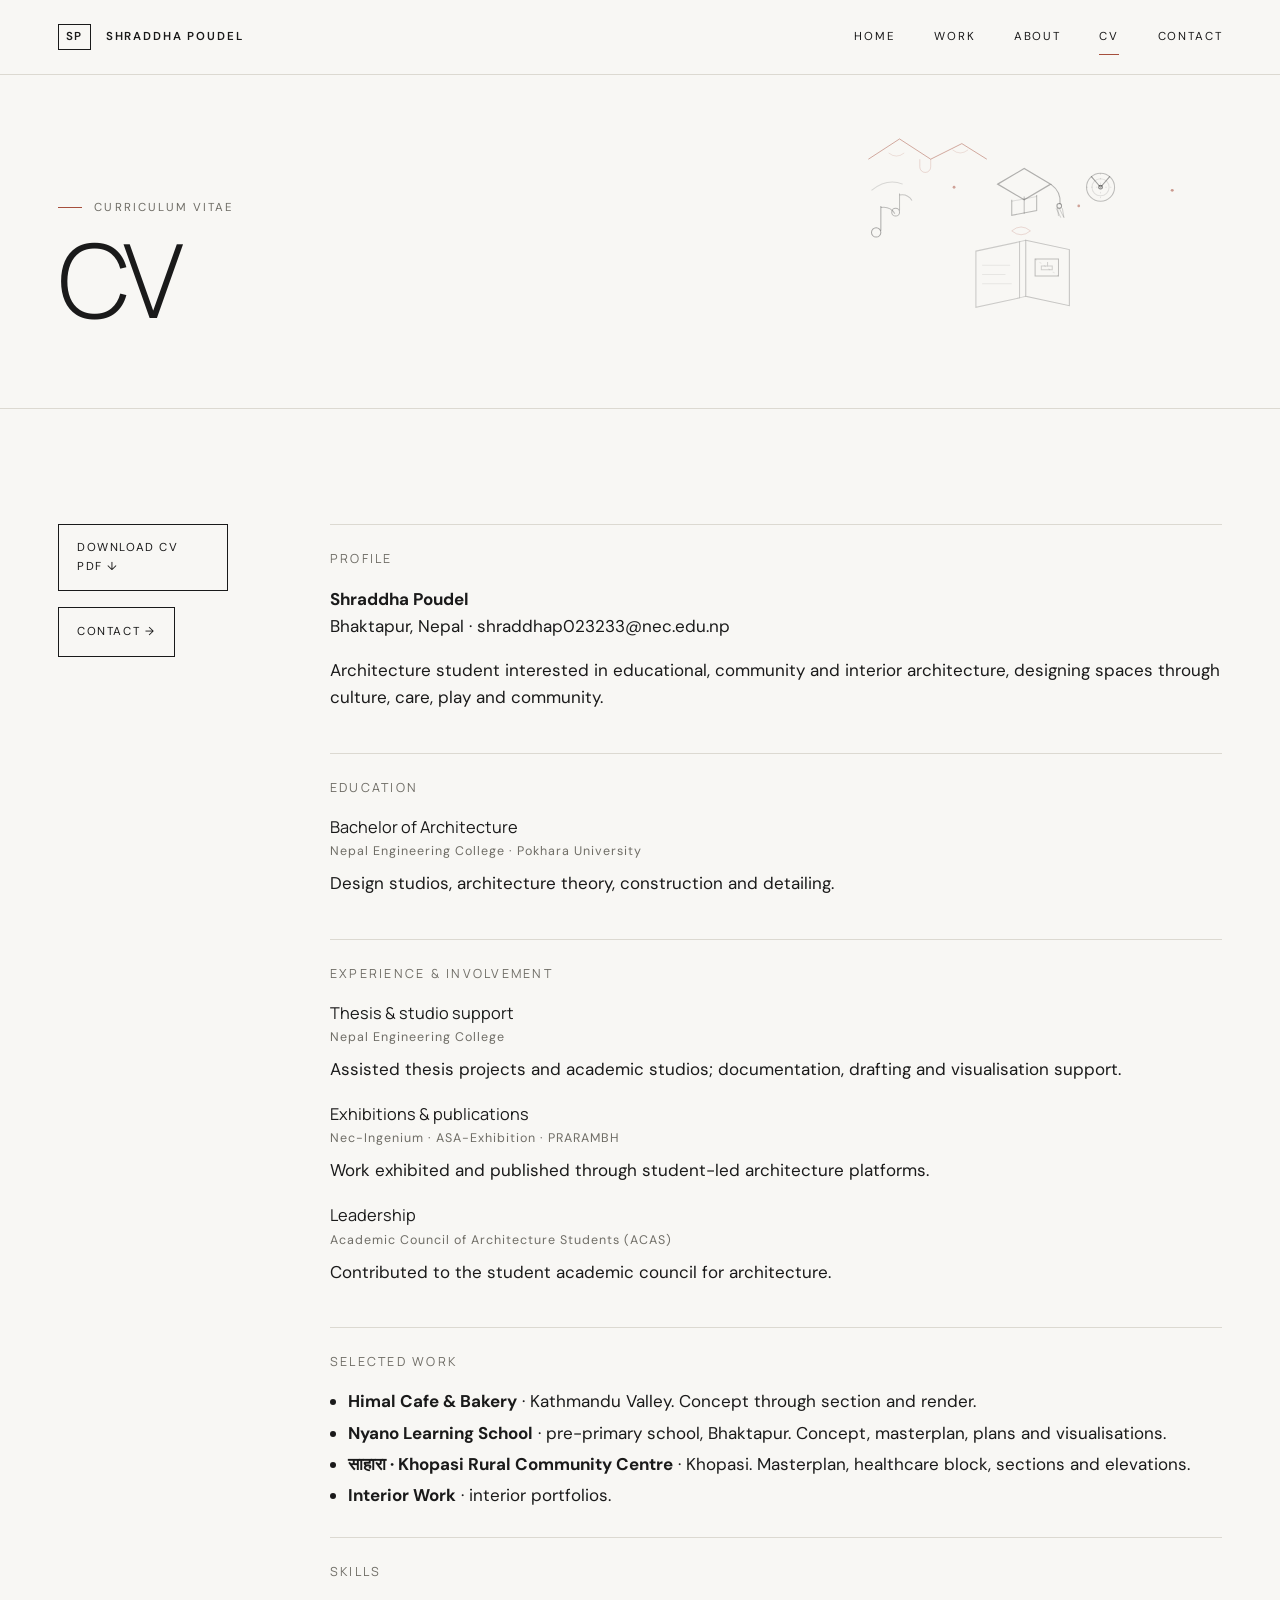
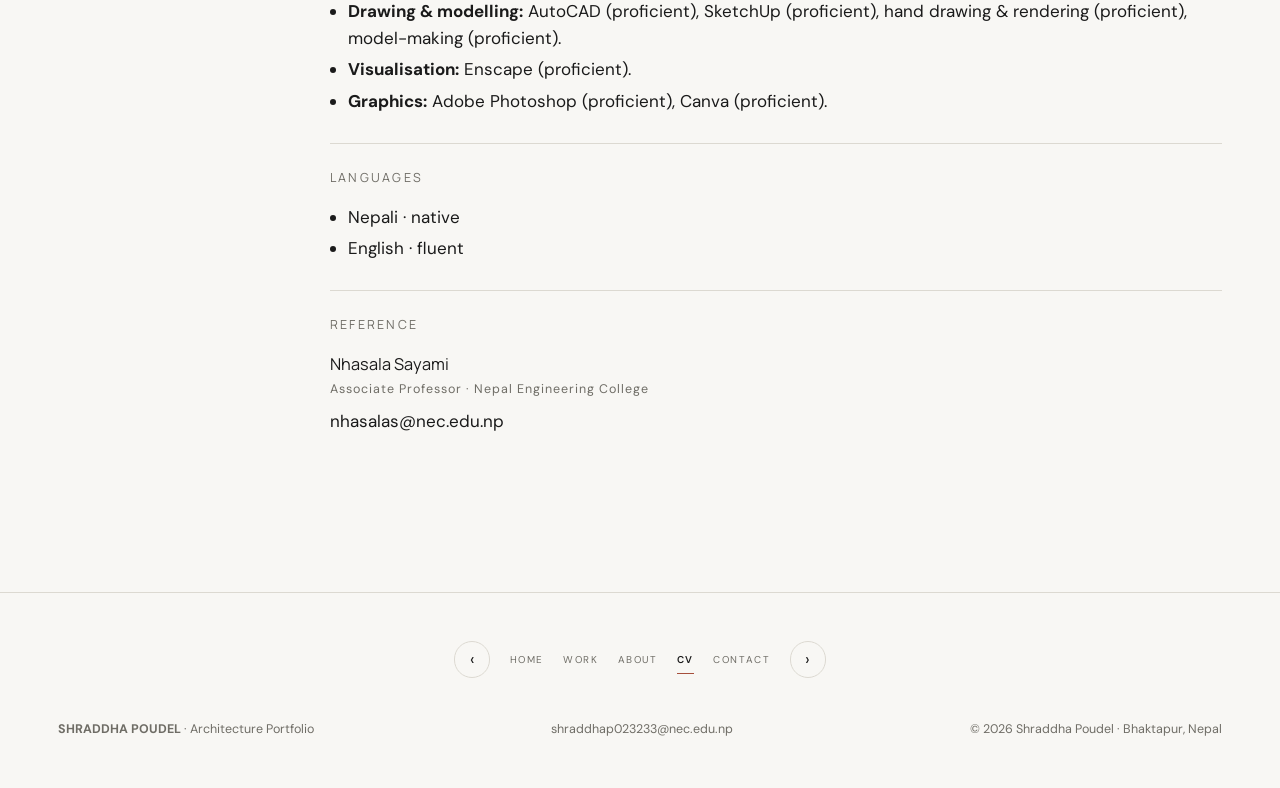
<file: cv.html>
<!DOCTYPE html>
<html lang="en">
<head>
<meta charset="UTF-8">
<meta name="viewport" content="width=device-width, initial-scale=1">
<title>CV · Shraddha Poudel, Architecture Portfolio</title>
<meta name="description" content="Curriculum vitae of Shraddha Poudel, architecture student at Nepal Engineering College (Pokhara University), based in Bhaktapur, Nepal. Education, experience, skills and languages.">
<meta property="og:type" content="website">
<meta property="og:title" content="CV · Shraddha Poudel, Architecture Portfolio">
<meta property="og:description" content="Curriculum vitae: education, experience and skills of an architecture student in Kathmandu.">
<meta property="og:image" content="https://shraddhapoudel.github.io/Shraddha-Portfolio/00_Profile_CV/01.portait.jpg">
<meta name="theme-color" content="#f8f7f4">
<link rel="icon" type="image/svg+xml" href="favicon.svg">
<link rel="preconnect" href="https://fonts.googleapis.com">
<link rel="preconnect" href="https://fonts.gstatic.com" crossorigin>
<link href="https://fonts.googleapis.com/css2?family=DM+Sans:wght@300;400;500&family=Manrope:wght@300;400;500&display=swap" rel="stylesheet">
<link rel="stylesheet" href="css/styles.css">
<script defer data-domain="shraddhapoudel.github.io" src="https://plausible.io/js/script.js"></script>
</head>
<body>
<a class="skip-link" href="#main">Skip to content</a>

<header class="site-header">
  <div class="header-inner">
    <a class="wordmark" href="index.html" aria-label="Shraddha Poudel home">
      <span class="mark">SP</span><span class="full">SHRADDHA POUDEL</span>
    </a>
    <button class="menu-toggle" id="menuToggle" aria-label="Open navigation" aria-expanded="false"><span></span><span></span></button>
    <nav class="main-nav" id="nav" aria-label="Primary navigation">
      <a href="index.html">HOME</a>
      <a href="work.html">WORK</a>
      <a href="about.html">ABOUT</a>
      <a href="cv.html" aria-current="page">CV</a>
      <a href="contact.html">CONTACT</a>
    </nav>
  </div>
</header>

<main id="main">
  <section class="page-hero">
    <svg class="hero-art" viewBox="0 0 460 330" aria-hidden="true" focusable="false">
      <g fill="none" stroke="#1a1a1a" stroke-width="1.3">
        <!-- mortarboard -->
        <path d="M196 92 L230 72 L264 92 L230 112 Z" stroke-opacity="0.32" stroke-width="1.5"/>
        <path d="M230 108 L230 130" stroke-opacity="0.26"/>
        <path d="M214 112 L214 132 L246 126 L246 106" stroke-opacity="0.28" stroke-width="1.4"/>
        <path d="M214 114 L246 108" stroke-opacity="0.12"/>
        <g class="art-swing">
          <path d="M264 92 q14 10 12 26" stroke-opacity="0.3" stroke-width="1.4"/>
          <circle cx="275" cy="120" r="3" stroke-opacity="0.4"/>
          <path d="M271 123 l6 12 M275 123 l6 12 M279 123 l2 12 M273 123 l1 10" stroke-opacity="0.24" stroke-width="1"/>
        </g>
        <!-- open book with plan -->
        <path d="M168 178 L224 166 L224 238 L168 250 Z" stroke-opacity="0.2" stroke-width="1.4"/>
        <path d="M232 164 L288 176 L288 248 L232 236 Z" stroke-opacity="0.22" stroke-width="1.4"/>
        <path d="M224 166 L232 164 M224 238 L232 236" stroke-opacity="0.16"/>
        <path d="M176 196 h36 M176 208 h30 M176 220 h38" stroke-opacity="0.07"/>
        <path d="M244 188 h30 v22 h-30 Z" stroke-opacity="0.26"/>
        <path d="M252 197 h14 v5 h-14 Z M260 192 v6" stroke-opacity="0.18"/>
        <path d="M244 188 L274 210" stroke-opacity="0.08" stroke-dasharray="3 4"/>
        <!-- drafting compass -->
        <circle cx="328" cy="96" r="18" stroke-opacity="0.26" stroke-width="1.4"/>
        <circle cx="328" cy="96" r="11" stroke-opacity="0.1"/>
        <path d="M328 78 v36 M310 96 h36" stroke-opacity="0.12" stroke-width="1" stroke-dasharray="2 4"/>
        <g class="art-swing">
          <path d="M328 96 L316 82 M328 96 L340 82" stroke-opacity="0.4" stroke-width="1.4"/>
          <circle cx="328" cy="96" r="2.4" stroke-opacity="0.55"/>
        </g>
        <!-- music notes -->
        <path d="M46 120 v32" stroke-opacity="0.3" stroke-width="1.4"/>
        <circle cx="40" cy="154" r="6" stroke-opacity="0.36"/>
        <path d="M46 122 q12 -2 18 8" stroke-opacity="0.26"/>
        <path d="M70 104 v22" stroke-opacity="0.26" stroke-width="1.3"/>
        <circle cx="65" cy="128" r="5" stroke-opacity="0.3"/>
        <path d="M70 106 q10 -2 16 7" stroke-opacity="0.22"/>
        <path d="M34 100 q20 -16 40 -8" stroke-opacity="0.14"/>
      </g>
      <g fill="none" stroke="#a64f3c" stroke-width="1.2">
        <path d="M30 60 L70 34 L110 60 L150 40 L182 60" stroke-opacity="0.5"/>
        <path d="M56 52 q10 8 20 0 M138 48 q10 8 20 0" stroke-opacity="0.16"/>
        <path d="M96 60 v10 M96 70 a7 7 0 0 0 14 0 v-10" stroke-opacity="0.2"/>
        <path d="M214 152 q12 10 24 0 M214 152 q12 -10 24 0" stroke-opacity="0.2"/>
        <circle class="art-pulse" cx="140" cy="96" r="1.8" fill="#a64f3c" stroke="none" opacity="0.5" style="animation-delay:1.7s"/>
        <circle class="art-pulse" cx="420" cy="100" r="1.9" fill="#a64f3c" stroke="none" opacity="0.55" style="animation-delay:.9s"/>
        <circle class="art-pulse" cx="300" cy="120" r="1.7" fill="#a64f3c" stroke="none" opacity="0.5" style="animation-delay:2.6s"/>
      </g>
    </svg>
    <div class="wrap">
      <p class="eyebrow">Curriculum Vitae</p>
      <h1 class="display"><span>CV</span></h1>
    </div>
  </section>

  <section class="section">
    <div class="wrap">
      <div class="cv-grid">
        <aside class="cv-aside">
          <a class="btn" href="00_Profile_CV/02.CV.pdf" download="">DOWNLOAD CV PDF ↓</a>
          <a class="btn" href="contact.html">CONTACT →</a>
        </aside>

        <div>
          <div class="cv-block">
            <h2>Profile</h2>
            <p><strong>Shraddha Poudel</strong><br>
            Bhaktapur, Nepal · <a href="mailto:shraddhap023233@nec.edu.np">shraddhap023233@nec.edu.np</a></p>
            <p>Architecture student interested in educational, community and interior architecture, designing spaces through culture, care, play and community.</p>
          </div>

          <div class="cv-block">
            <h2>Education</h2>
            <div class="item">
              <h3>Bachelor of Architecture</h3>
              <p class="who">Nepal Engineering College · Pokhara University</p>
              <p>Design studios, architecture theory, construction and detailing.</p>
            </div>
            <!-- EDIT: add graduation year / current semester. -->
          </div>

          <div class="cv-block">
            <h2>Experience &amp; involvement</h2>
            <div class="item">
              <h3>Thesis &amp; studio support</h3>
              <p class="who">Nepal Engineering College</p>
              <p>Assisted thesis projects and academic studios; documentation, drafting and visualisation support.</p>
            </div>
            <div class="item">
              <h3>Exhibitions &amp; publications</h3>
              <p class="who">Nec-Ingenium · ASA-Exhibition · PRARAMBH</p>
              <p>Work exhibited and published through student-led architecture platforms.</p>
            </div>
            <div class="item">
              <h3>Leadership</h3>
              <p class="who">Academic Council of Architecture Students (ACAS)</p>
              <p>Contributed to the student academic council for architecture.</p>
            </div>
          </div>

          <div class="cv-block">
            <h2>Selected Work</h2>
            <ul>
              <li><strong>Himal Cafe &amp; Bakery</strong> · Kathmandu Valley. Concept through section and render.</li>
              <li><strong>Nyano Learning School</strong> · pre-primary school, Bhaktapur. Concept, masterplan, plans and visualisations.</li>
              <li><strong>साहारा · Khopasi Rural Community Centre</strong> · Khopasi. Masterplan, healthcare block, sections and elevations.</li>
              <li><strong>Interior Work</strong> · interior portfolios.</li>
            </ul>
          </div>

          <div class="cv-block">
            <h2>Skills</h2>
            <ul>
              <li><strong>Drawing &amp; modelling:</strong> AutoCAD (proficient), SketchUp (proficient), hand drawing &amp; rendering (proficient), model-making (proficient).</li>
              <li><strong>Visualisation:</strong> Enscape (proficient).</li>
              <li><strong>Graphics:</strong> Adobe Photoshop (proficient), Canva (proficient).</li>
            </ul>
          </div>

          <div class="cv-block">
            <h2>Languages</h2>
            <ul>
              <li>Nepali · native</li>
              <li>English · fluent</li>
            </ul>
          </div>

          <div class="cv-block">
            <h2>Reference</h2>
            <div class="item">
              <h3>Nhasala Sayami</h3>
              <p class="who">Associate Professor · Nepal Engineering College</p>
              <p><a href="mailto:nhasalas@nec.edu.np">nhasalas@nec.edu.np</a></p>
            </div>
          </div>
        </div>
      </div>
    </div>
  </section>
</main>

<footer class="site-footer">
  <nav class="page-loop" aria-label="Page navigation">
    <a class="loop-arrow" href="about.html" aria-label="Previous page: About">‹</a>
    <a class="loop-dot" href="index.html" aria-label="Home">Home</a>
    <a class="loop-dot" href="work.html" aria-label="Work">Work</a>
    <a class="loop-dot" href="about.html" aria-label="About">About</a>
    <a class="loop-dot is-current" href="cv.html" aria-label="Curriculum Vitae">CV</a>
    <a class="loop-dot" href="contact.html" aria-label="Contact">Contact</a>
    <a class="loop-arrow" href="contact.html" aria-label="Next page: Contact">›</a>
  </nav>
  <div class="footer-inner">
    <div><strong>SHRADDHA POUDEL</strong> · Architecture Portfolio</div>
    <div><a href="mailto:shraddhap023233@nec.edu.np">shraddhap023233@nec.edu.np</a></div>
    <div>© <span id="year"></span> Shraddha Poudel · Bhaktapur, Nepal</div>
  </div>
</footer>

<script>
  document.getElementById("year").textContent = new Date().getFullYear();
</script>
<script src="js/lenis.min.js"></script>
<script src="js/main.js"></script>
</body>
</html>
</file>
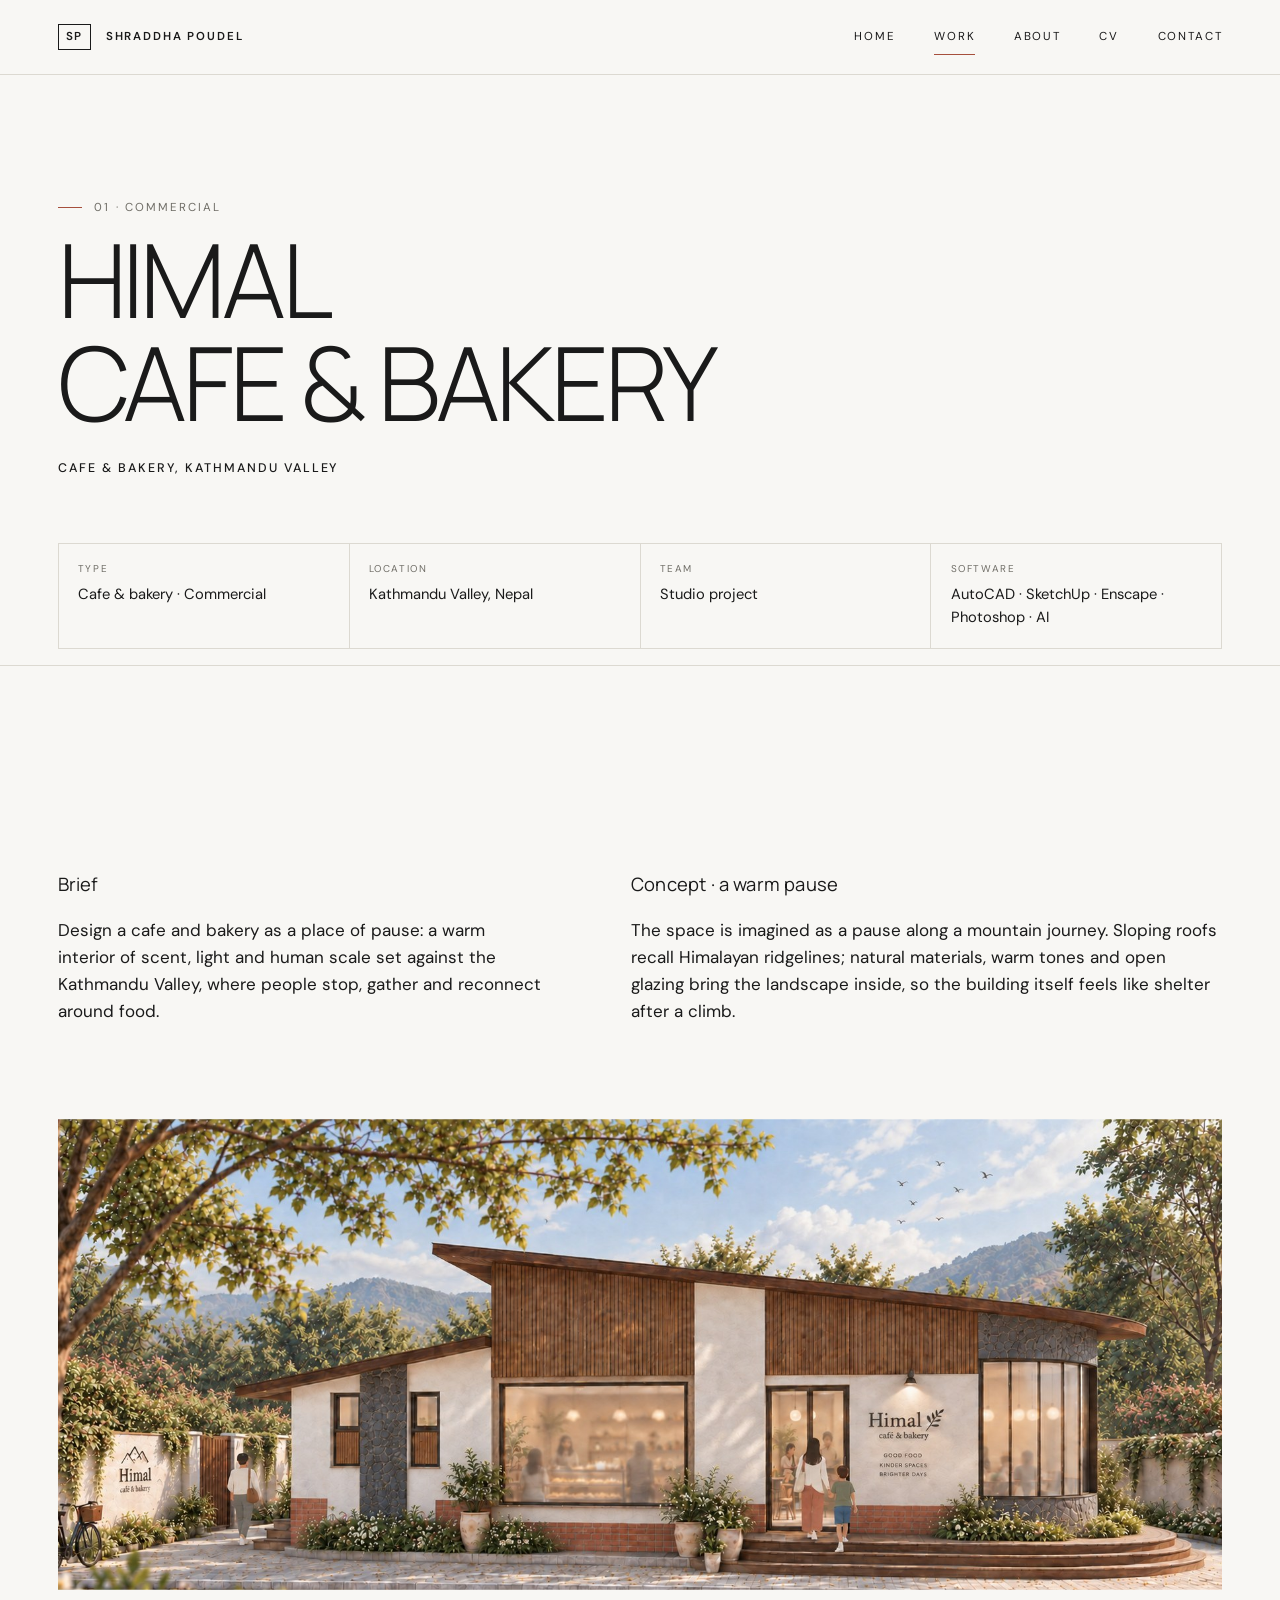
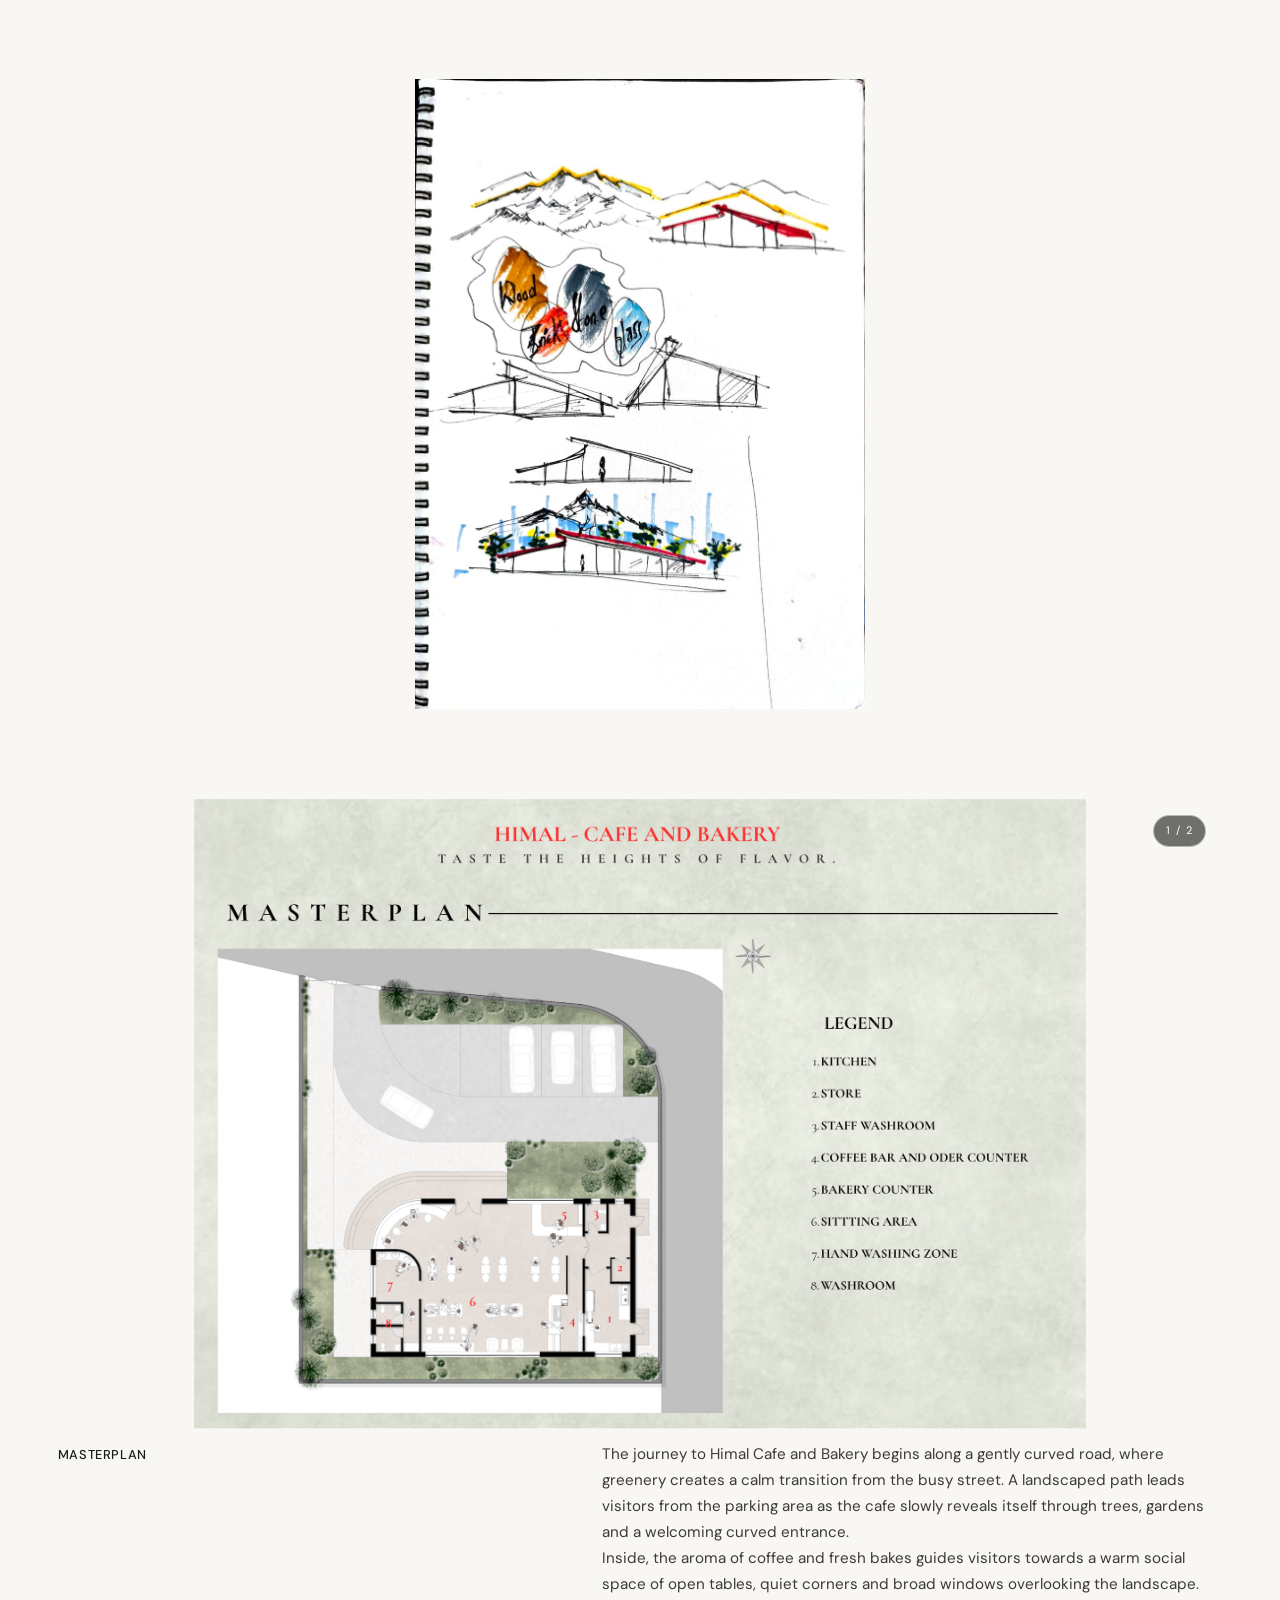
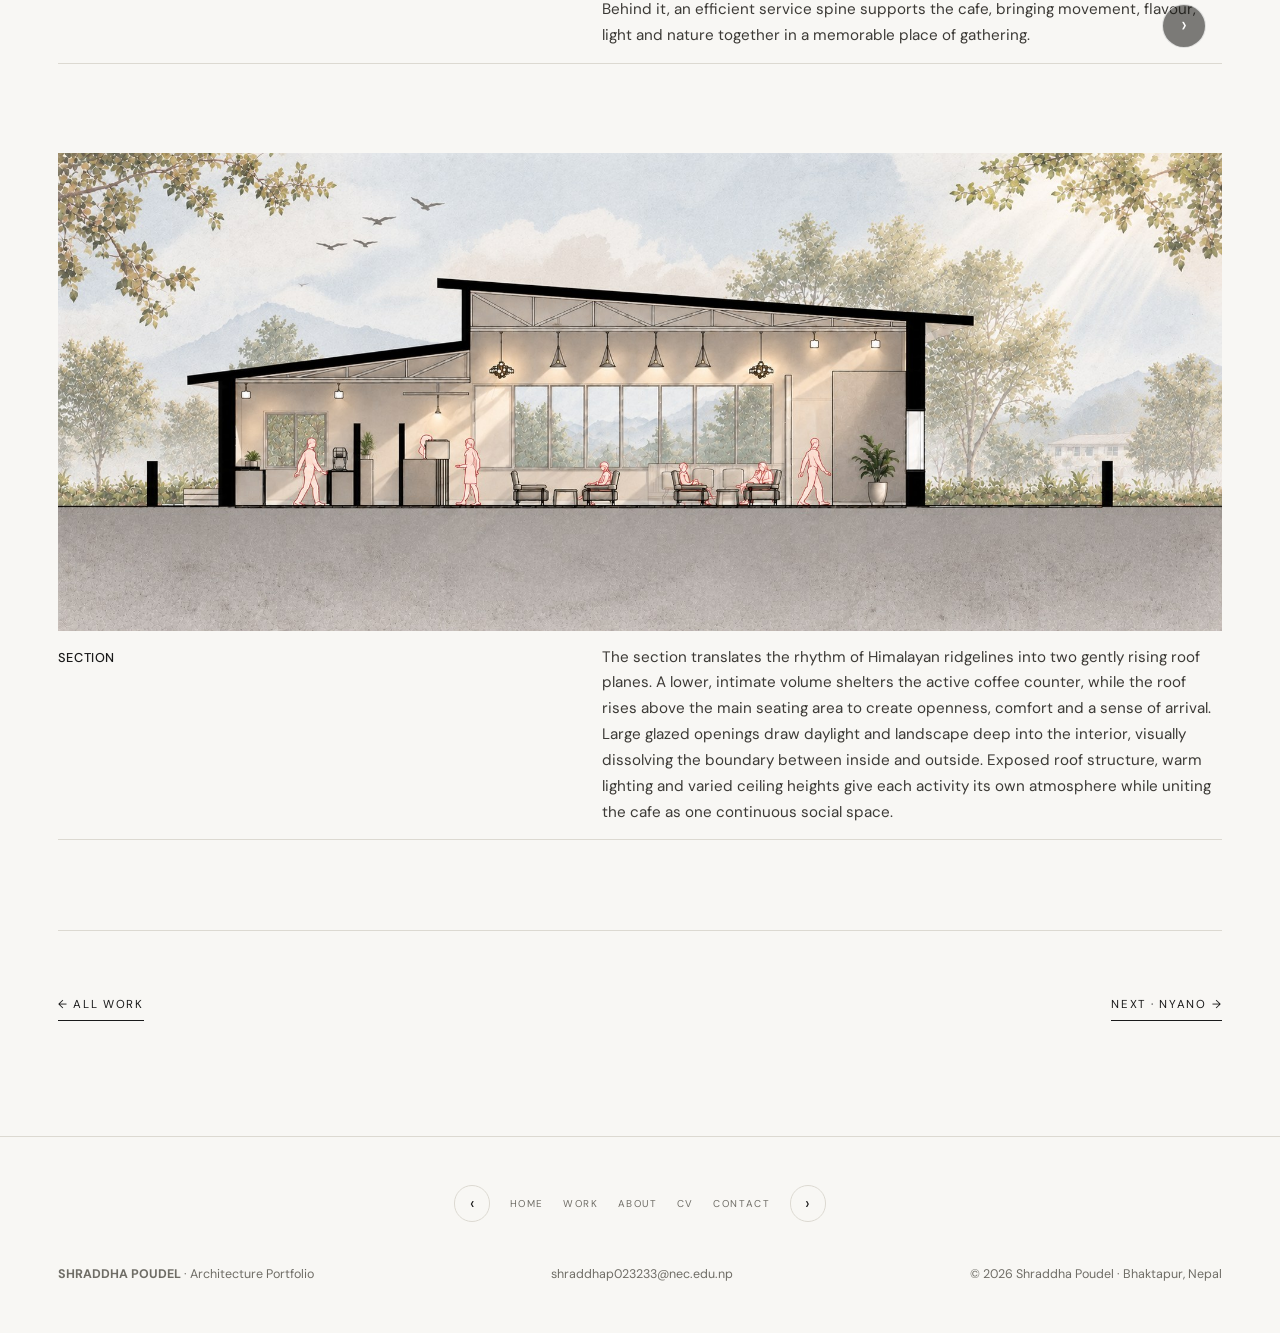
<file: project-himal.html>
<!DOCTYPE html>
<html lang="en">
<head>
<meta charset="UTF-8">
<meta name="viewport" content="width=device-width, initial-scale=1">
<title>01 · Himal Cafe &amp; Bakery · Shraddha Poudel</title>
<meta name="description" content="Himal Cafe and Bakery, a warm cafe in the Kathmandu Valley designed as a pause along the mountain journey, with sloping roofs inspired by Himalayan ridgelines. Studio project by Shraddha Poudel.">
<meta property="og:type" content="article">
<meta property="og:title" content="01 · Himal Cafe &amp; Bakery · Shraddha Poudel">
<meta property="og:description" content="A warm pause along the mountain journey, a cafe shaped by Himalayan ridgelines.">
<meta property="og:image" content="https://shraddhapoudel.github.io/Shraddha-Portfolio/02_Himal_Cafe/01_Cover.jpg">
<meta name="theme-color" content="#f8f7f4">
<link rel="icon" type="image/svg+xml" href="favicon.svg">
<link rel="preconnect" href="https://fonts.googleapis.com">
<link rel="preconnect" href="https://fonts.gstatic.com" crossorigin>
<link href="https://fonts.googleapis.com/css2?family=DM+Sans:wght@300;400;500&family=Manrope:wght@300;400;500&display=swap" rel="stylesheet">
<link rel="stylesheet" href="css/styles.css">
<script defer data-domain="shraddhapoudel.github.io" src="https://plausible.io/js/script.js"></script>
</head>
<body>
<a class="skip-link" href="#main">Skip to content</a>

<header class="site-header">
  <div class="header-inner">
    <a class="wordmark" href="index.html" aria-label="Shraddha Poudel home">
      <span class="mark">SP</span><span class="full">SHRADDHA POUDEL</span>
    </a>
    <button class="menu-toggle" id="menuToggle" aria-label="Open navigation" aria-expanded="false"><span></span><span></span></button>
    <nav class="main-nav" id="nav" aria-label="Primary navigation">
      <a href="index.html">HOME</a>
      <a href="work.html" aria-current="page">WORK</a>
      <a href="about.html">ABOUT</a>
      <a href="cv.html">CV</a>
      <a href="contact.html">CONTACT</a>
    </nav>
  </div>
</header>

<main id="main">
  <section class="project-hero">
    <div class="wrap">
      <p class="eyebrow">01 · Commercial</p>
      <h1 class="display"><span>HIMAL</span><span>CAFE &amp; BAKERY</span></h1>
      <p class="meta-line"><strong>Cafe &amp; bakery, Kathmandu Valley</strong></p>

      <dl class="meta-block">
        <div class="meta-cell"><dt>Type</dt><dd>Cafe &amp; bakery · Commercial</dd></div>
        <div class="meta-cell"><dt>Location</dt><dd>Kathmandu Valley, Nepal</dd></div>
        <div class="meta-cell"><dt>Team</dt><dd>Studio project</dd></div>
        <div class="meta-cell"><dt>Software</dt><dd>AutoCAD · SketchUp · Enscape · Photoshop · AI</dd></div>
      </dl>
    </div>
  </section>

  <section class="section">
    <div class="wrap">
      <div class="project-intro">
        <div class="brief">
          <h3>Brief</h3>
          <p>Design a cafe and bakery as a place of pause: a warm interior of scent, light and human scale set against the Kathmandu Valley, where people stop, gather and reconnect around food.</p>
        </div>
        <div class="brief">
          <h3>Concept · a warm pause</h3>
          <p>The space is imagined as a pause along a mountain journey. Sloping roofs recall Himalayan ridgelines; natural materials, warm tones and open glazing bring the landscape inside, so the building itself feels like shelter after a climb.</p>
        </div>
      </div>

      <div style="height:clamp(3rem,6vw,5rem)"></div>

      <figure class="figure reveal">
        <img src="02_Himal_Cafe/01_Cover.jpg" data-reveal width="1761" height="711" alt="Himal Cafe and Bakery, a warm cafe shaped by Himalayan ridgelines" fetchpriority="high" data-lb data-title="Himal Cafe and Bakery, a warm pause along the mountain journey" data-caption="A warm pause along the mountain journey.">
        
      </figure>

      <div class="figure reveal">
        <img src="02_Himal_Cafe/02_Concept.jpg" width="916" height="1280" alt="Concept collages, a warm pause along the mountain journey" loading="lazy" data-lb data-title="Concept collages" data-caption="Concept collages: a warm pause along the mountain journey.">
        
      </div>

      <div class="figure reveal">
        <div class="slide-pair">
          <figure class="slide-face">
            <img src="02_Himal_Cafe/03_Materplan.jpg" width="4000" height="2825" alt="Masterplan, cafe, bakery, landscape and arrival" loading="lazy" data-lb data-title="Masterplan" data-caption="Masterplan: cafe, bakery, landscape and arrival.">
            <figcaption><strong>MASTERPLAN</strong><span>The journey to Himal Cafe and Bakery begins along a gently curved road, where greenery creates a calm transition from the busy street. A landscaped path leads visitors from the parking area as the cafe slowly reveals itself through trees, gardens and a welcoming curved entrance.
Inside, the aroma of coffee and fresh bakes guides visitors towards a warm social space of open tables, quiet corners and broad windows overlooking the landscape. Behind it, an efficient service spine supports the cafe, bringing movement, flavour, light and nature together in a memorable place of gathering.</span></figcaption>
            <span class="slide-counter" aria-hidden="true">1 / 2</span>
            <button class="slide-btn next" type="button" aria-label="Reveal the cafe plan CAD">›</button>
          </figure>
          <figure class="slide-face">
            <img src="02_Himal_Cafe/03_1_Cafe_Plan_CAD.jpg" width="4000" height="2826" alt="Cafe plan, clean CAD drawing" loading="lazy" data-lb data-title="Cafe plan, clean CAD" data-caption="The cafe plan in clean CAD line: counter, seating, service spine and the landscape opened through broad windows.">
            <figcaption><strong>PLAN · CLEAN CAD</strong><span>The cafe and bakery plan drawn as a clean CAD: the service spine behind, generous seating in front, and the landscape opened through broad windows.</span></figcaption>
            <span class="cad-title">CLEAN CAD PLAN</span>
            <span class="slide-counter" aria-hidden="true">2 / 2</span>
            <button class="slide-btn prev" type="button" aria-label="Back to the masterplan image">‹</button>
          </figure>
        </div>
      </div>

      <figure class="figure reveal">
        <img src="02_Himal_Cafe/04_Section.jpg" width="1958" height="803" alt="Section through the cafe and bakery, sloping roofs and connection to the landscape" loading="lazy" data-lb data-title="Section through the cafe and bakery" data-caption="Section: sloping roofs and connection to the landscape.">
        <figcaption><strong>SECTION</strong><span>The section translates the rhythm of Himalayan ridgelines into two gently rising roof planes. A lower, intimate volume shelters the active coffee counter, while the roof rises above the main seating area to create openness, comfort and a sense of arrival. Large glazed openings draw daylight and landscape deep into the interior, visually dissolving the boundary between inside and outside. Exposed roof structure, warm lighting and varied ceiling heights give each activity its own atmosphere while uniting the cafe as one continuous social space.</span></figcaption>
      </figure>

      <nav class="next-project" aria-label="Next project">
        <a class="arrow-link" href="work.html"><span>← ALL WORK</span></a>
        <a class="arrow-link" href="project-nyano.html"><span>NEXT · NYANO →</span></a>
      </nav>
    </div>
  </section>
</main>

<footer class="site-footer">
  <nav class="page-loop" aria-label="Page navigation">
    <a class="loop-arrow" href="index.html" aria-label="Previous page: Home">‹</a>
    <a class="loop-dot" href="index.html" aria-label="Home">Home</a>
    <a class="loop-dot" href="work.html" aria-label="Work">Work</a>
    <a class="loop-dot" href="about.html" aria-label="About">About</a>
    <a class="loop-dot" href="cv.html" aria-label="Curriculum Vitae">CV</a>
    <a class="loop-dot" href="contact.html" aria-label="Contact">Contact</a>
    <a class="loop-arrow" href="about.html" aria-label="Next page: About">›</a>
  </nav>
  <div class="footer-inner">
    <div><strong>SHRADDHA POUDEL</strong> · Architecture Portfolio</div>
    <div><a href="mailto:shraddhap023233@nec.edu.np">shraddhap023233@nec.edu.np</a></div>
    <div>© <span id="year"></span> Shraddha Poudel · Bhaktapur, Nepal</div>
  </div>
</footer>

<div class="lightbox" id="lightbox" aria-hidden="true">
  <div class="lb-toolbar">
    <span class="cap" id="lbCaption"></span>
    <span class="lb-count" id="lbCount"></span>
    <span class="lb-tools">
      <button id="lbZoomOut" aria-label="Zoom out">−</button>
      <button id="lbZoomReset" aria-label="Reset zoom">1:1</button>
      <button id="lbZoomIn" aria-label="Zoom in">+</button>
      <button id="lbFull" aria-label="Toggle fullscreen">Full Screen</button>
      <button id="lbClose" aria-label="Close">✕</button>
    </span>
  </div>
  <div class="lb-stage">
    <button class="lb-nav prev" id="lbPrev" aria-label="Previous image">‹</button>
    <img id="lbImage" alt="">
    <button class="lb-nav next" id="lbNext" aria-label="Next image">›</button>
    <p class="lb-hint">scroll or pinch to zoom · drag to pan</p>
  </div>
</div>

<script>
  document.getElementById("year").textContent = new Date().getFullYear();
</script>
<script src="js/lenis.min.js"></script>
<script src="js/main.js"></script>
</body>
</html>
</file>
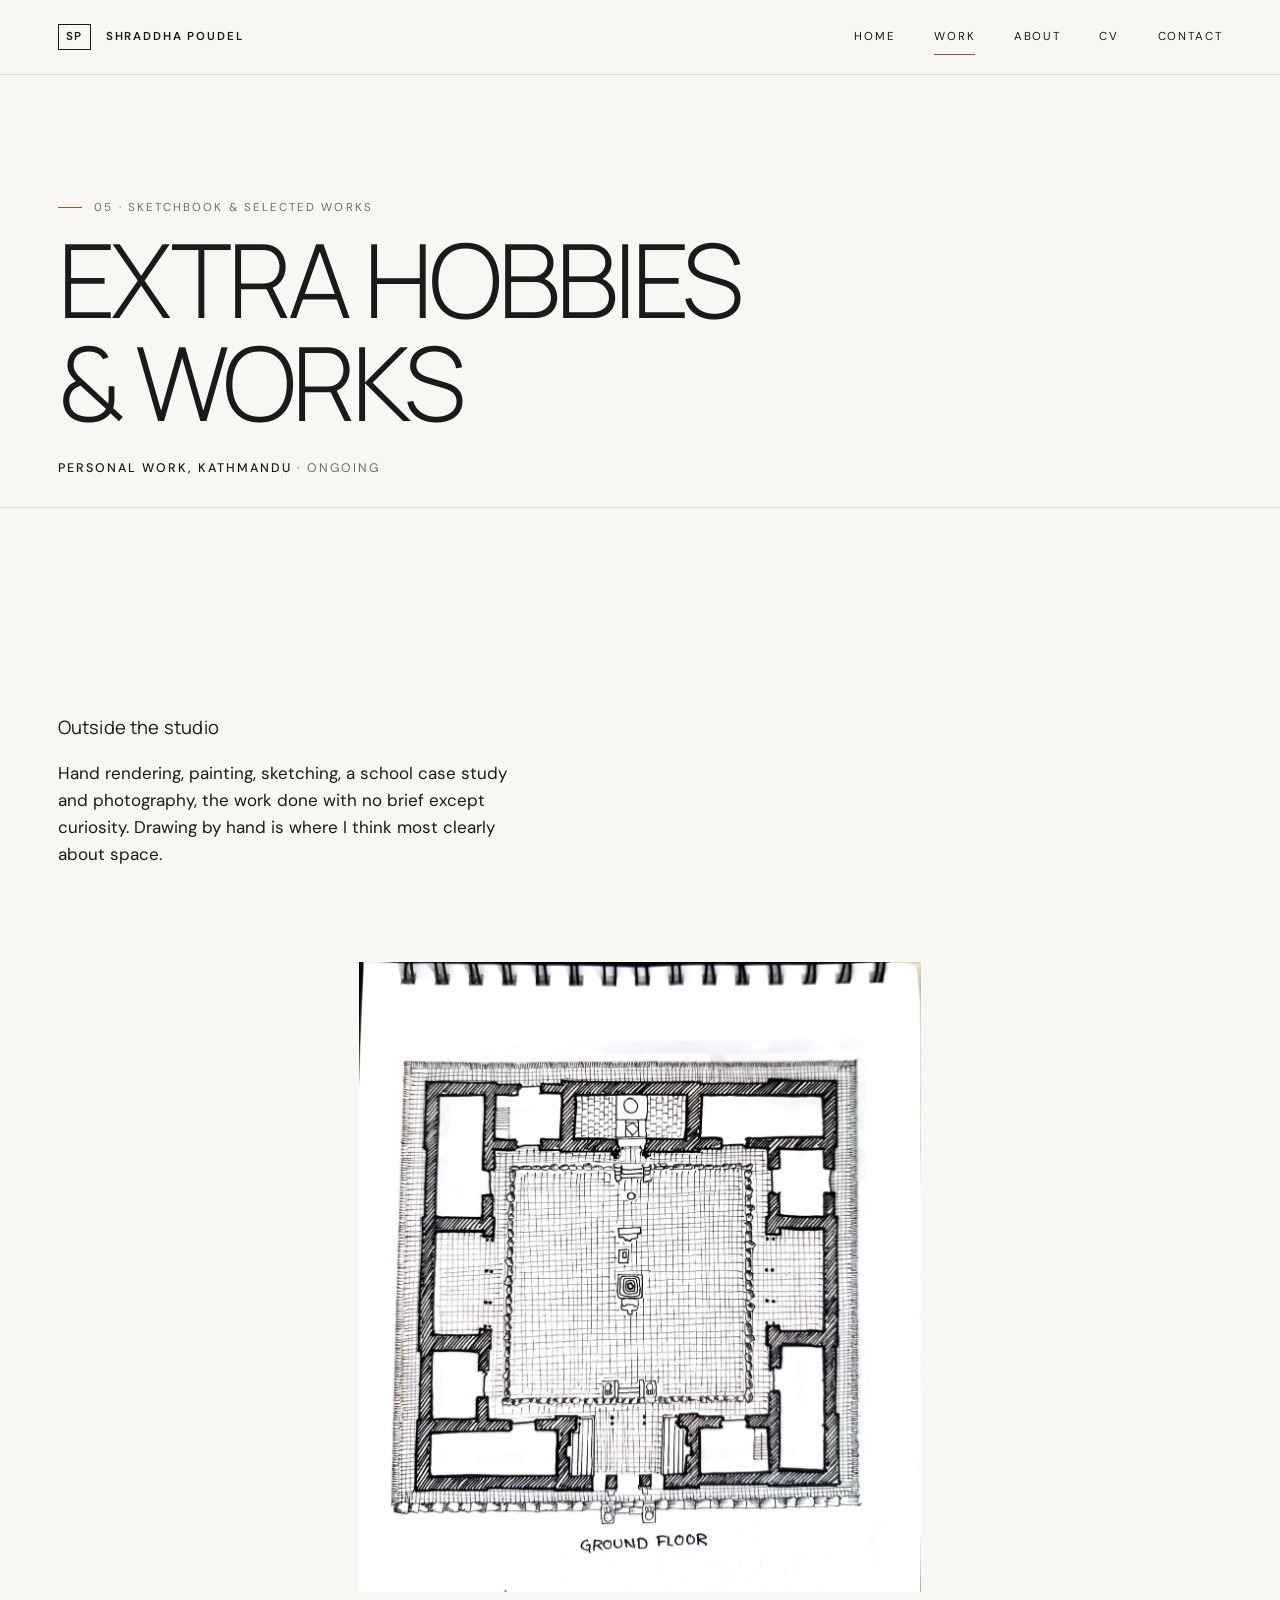
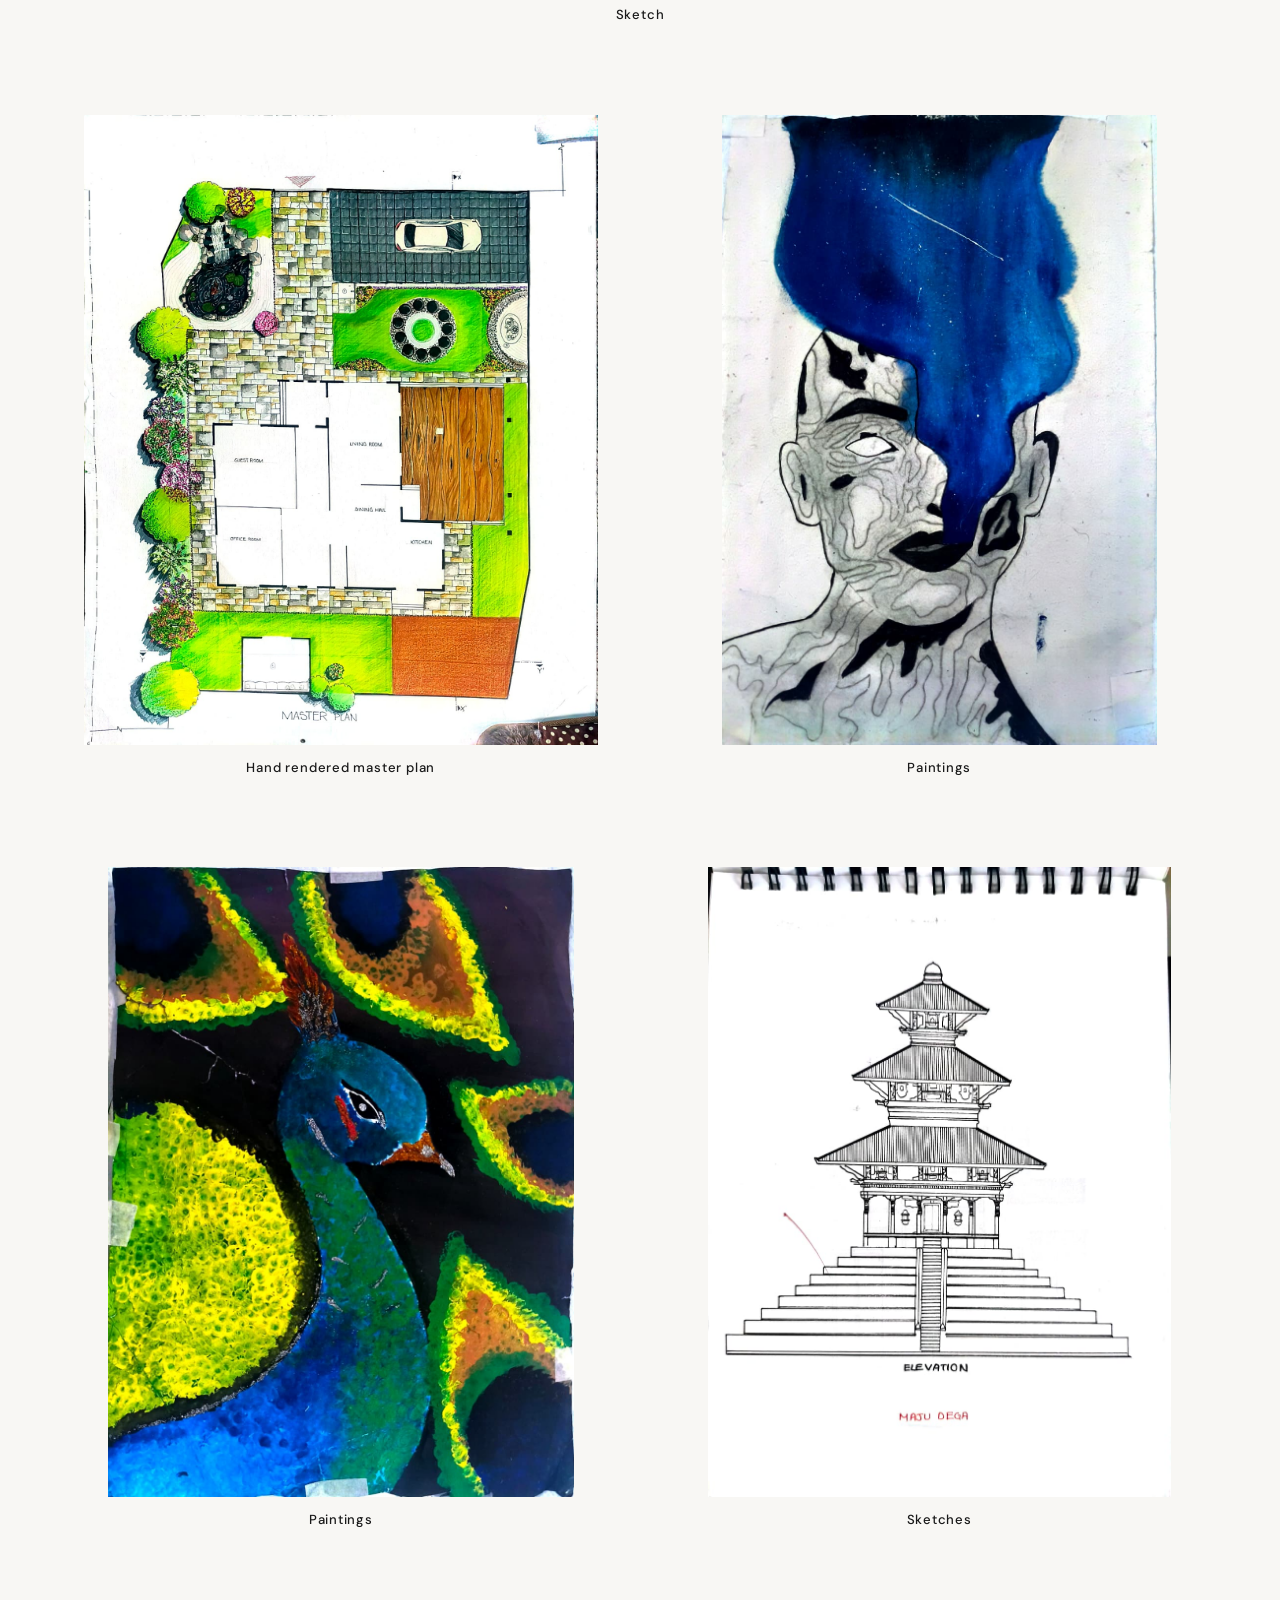
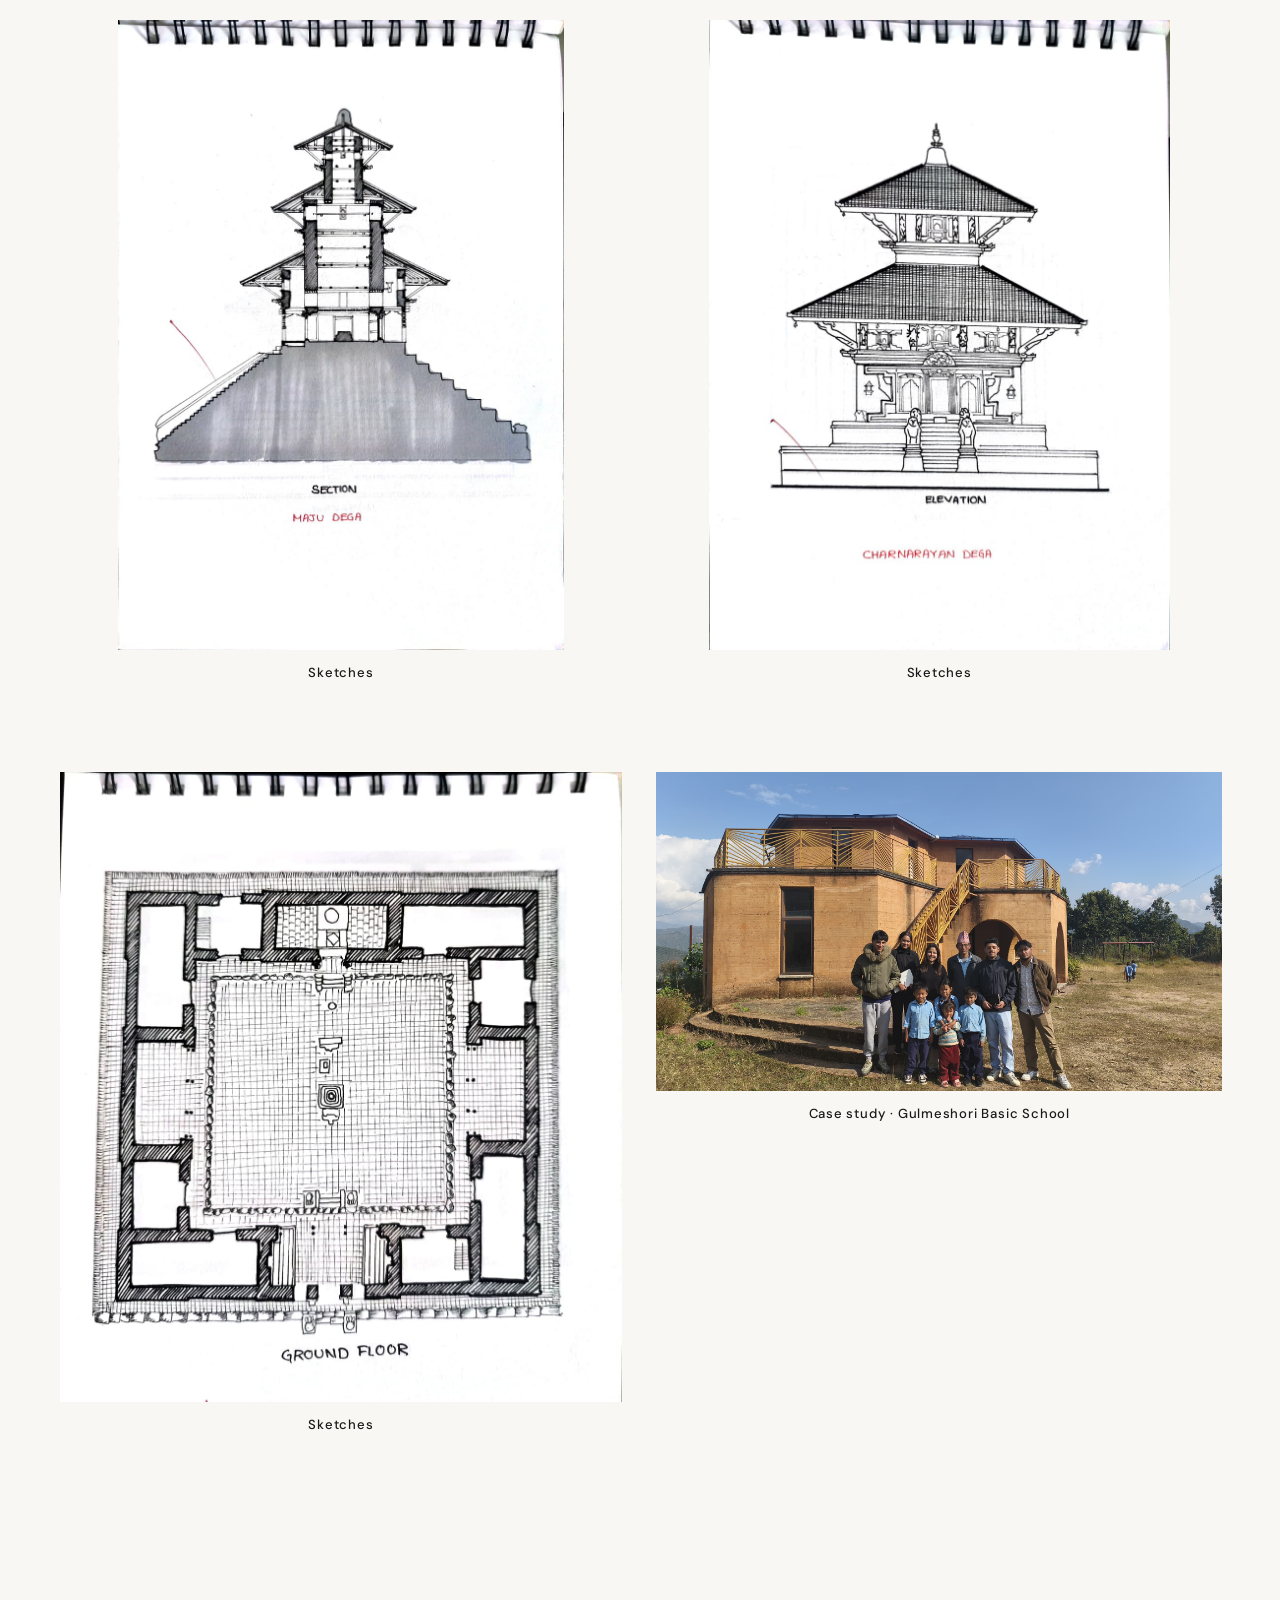
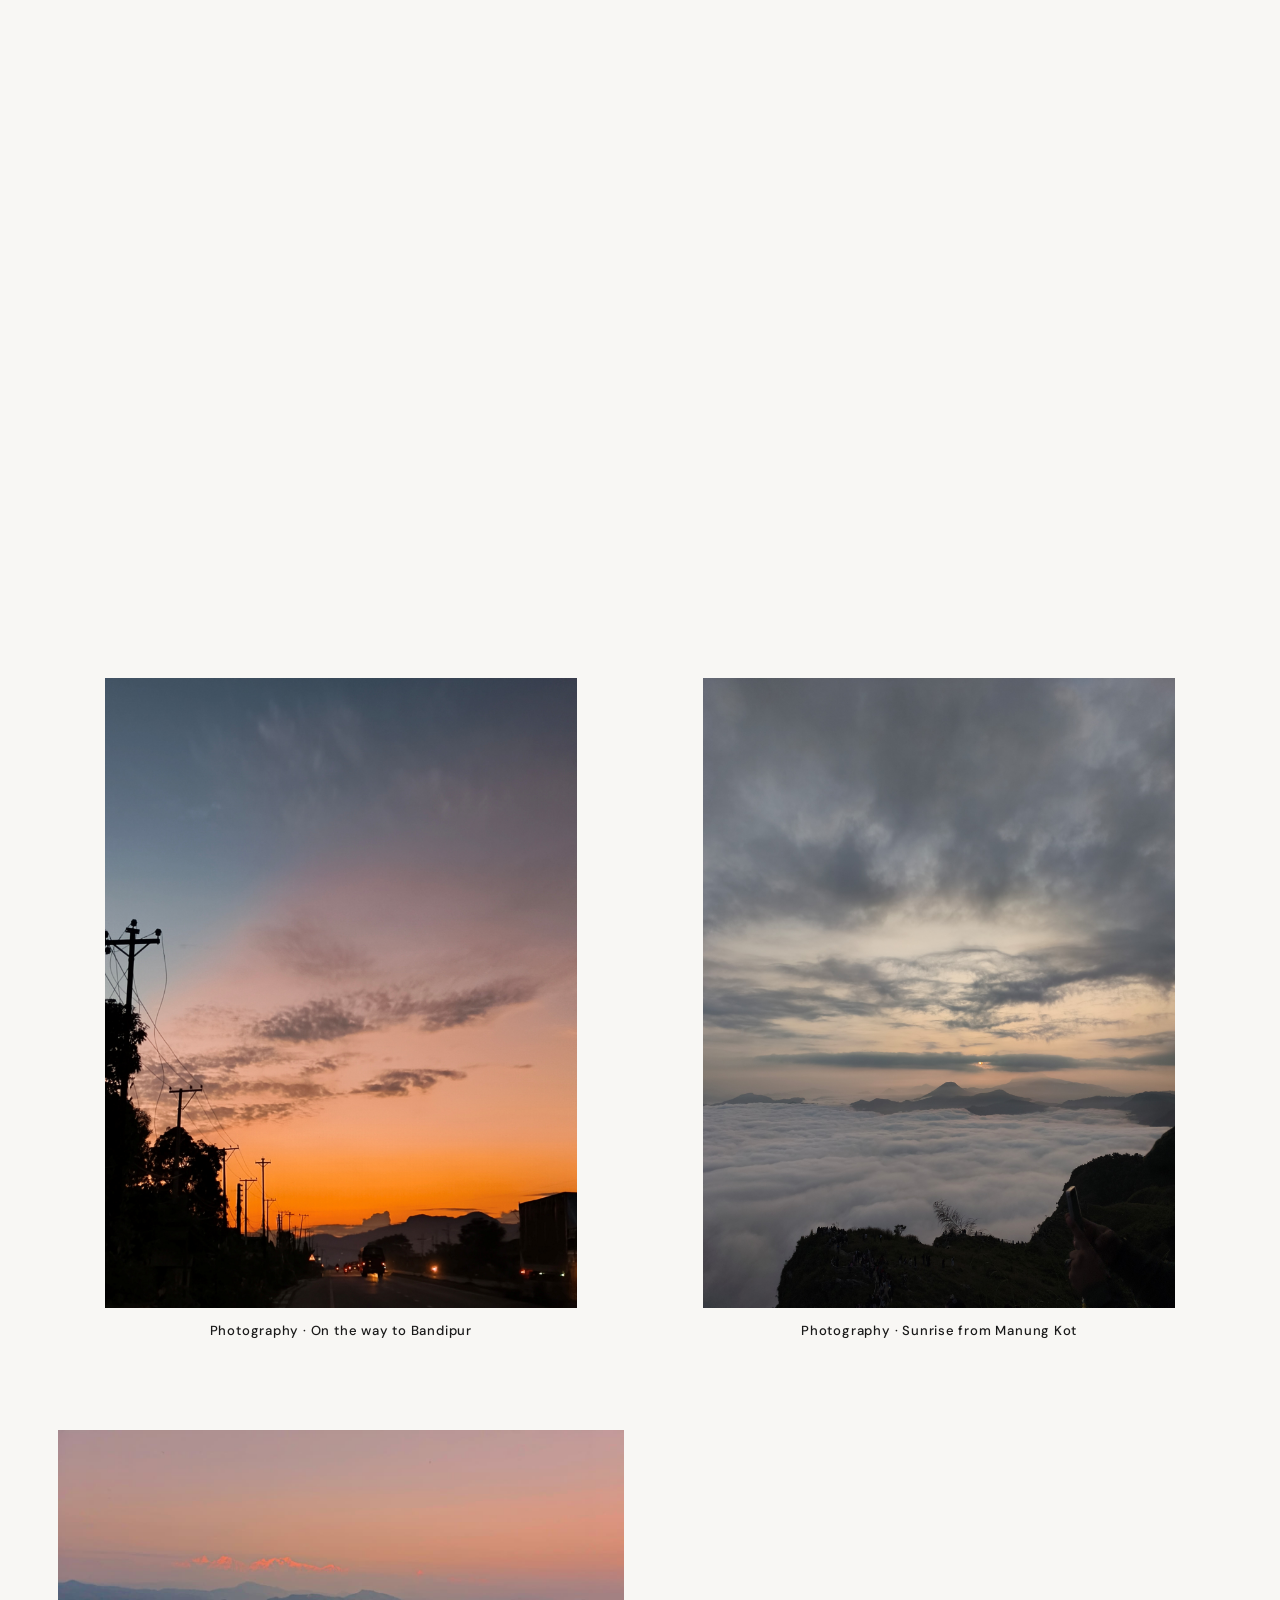
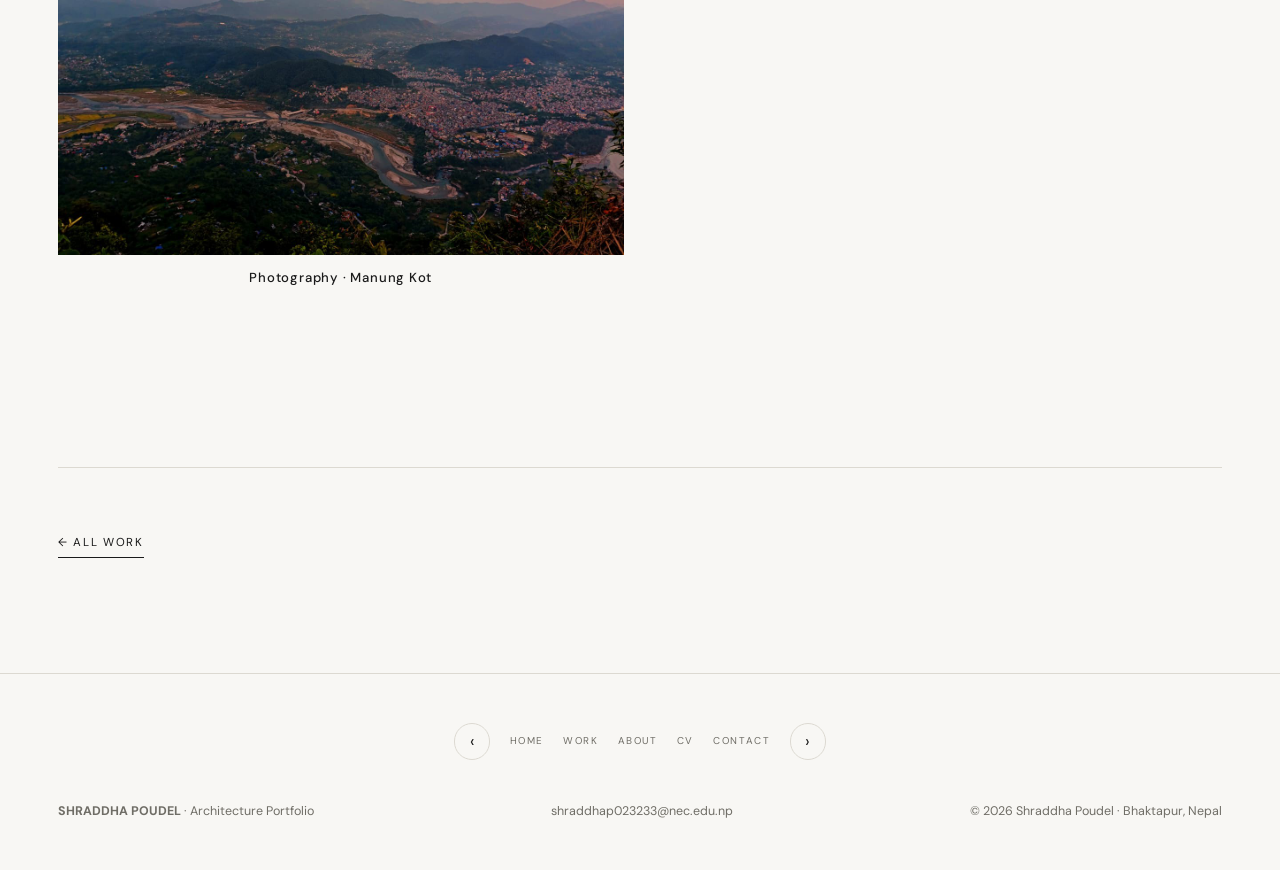
<file: project-hobbies.html>
<!DOCTYPE html>
<html lang="en">
<head>
<meta charset="UTF-8">
<meta name="viewport" content="width=device-width, initial-scale=1">
<title>05 · Extra Hobbies &amp; Works · Shraddha Poudel</title>
<meta name="description" content="Personal work by Shraddha Poudel: hand rendering, painting, sketching, a school case study and photography. The work that lives outside the studio.">
<meta property="og:type" content="article">
<meta property="og:title" content="05 · Extra Hobbies &amp; Works · Shraddha Poudel">
<meta property="og:description" content="Hand rendering, painting, sketching, a case study and photography.">
<meta property="og:image" content="https://shraddhapoudel.github.io/Shraddha-Portfolio/05_Extra_Hobbies_and_work/01_Cover.jpg">
<meta name="theme-color" content="#f8f7f4">
<link rel="icon" type="image/svg+xml" href="favicon.svg">
<link rel="preconnect" href="https://fonts.googleapis.com">
<link rel="preconnect" href="https://fonts.gstatic.com" crossorigin>
<link href="https://fonts.googleapis.com/css2?family=DM+Sans:wght@300;400;500&family=Manrope:wght@300;400;500&display=swap" rel="stylesheet">
<link rel="stylesheet" href="css/styles.css">
<script defer data-domain="shraddhapoudel.github.io" src="https://plausible.io/js/script.js"></script>
</head>
<body>
<a class="skip-link" href="#main">Skip to content</a>

<header class="site-header">
  <div class="header-inner">
    <a class="wordmark" href="index.html" aria-label="Shraddha Poudel home">
      <span class="mark">SP</span><span class="full">SHRADDHA POUDEL</span>
    </a>
    <button class="menu-toggle" id="menuToggle" aria-label="Open navigation" aria-expanded="false"><span></span><span></span></button>
    <nav class="main-nav" id="nav" aria-label="Primary navigation">
      <a href="index.html">HOME</a>
      <a href="work.html" aria-current="page">WORK</a>
      <a href="about.html">ABOUT</a>
      <a href="cv.html">CV</a>
      <a href="contact.html">CONTACT</a>
    </nav>
  </div>
</header>

<main id="main">
  <section class="project-hero">
    <div class="wrap">
      <p class="eyebrow">05 · Sketchbook &amp; selected works</p>
      <h1 class="display"><span>EXTRA HOBBIES</span><span>&amp; WORKS</span></h1>
      <p class="meta-line"><strong>Personal work, Kathmandu</strong> · Ongoing</p>
    </div>
  </section>

  <section class="section">
    <div class="wrap">
      <div class="project-intro">
        <div class="brief">
          <h3>Outside the studio</h3>
          <p>Hand rendering, painting, sketching, a school case study and photography, the work done with no brief except curiosity. Drawing by hand is where I think most clearly about space.</p>
        </div>
      </div>

      <div style="height:clamp(3rem,6vw,5rem)"></div>

      <figure class="figure reveal">
        <img src="05_Extra_Hobbies_and_work/01_Cover.jpg" data-reveal width="1143" height="1280" alt="Extra Hobbies and Works, hand rendering and painting" fetchpriority="high" data-lb data-title="Hand rendering, a calm, sunlit interior" data-caption="Hand rendering: a calm, sunlit interior.">
        <figcaption class="art-title">Sketch</figcaption>
      </figure>

      <div class="fig-grid">
        <figure class="figure reveal">
          <img src="05_Extra_Hobbies_and_work/02_Hand_Rendering.jpg" width="1306" height="1600" alt="Hand rendering, interior with warm daylight" loading="lazy" data-lb data-title="Hand rendering, interior with warm daylight" data-caption="Hand rendering: interior with warm daylight.">
          <figcaption class="art-title">Hand rendered master plan</figcaption>
        </figure>
        <figure class="figure reveal">
          <img src="05_Extra_Hobbies_and_work/03_Painting_01.jpg" width="883" height="1280" alt="Painting, study of built heritage" loading="lazy" data-lb data-title="Painting, study of built heritage" data-caption="Painting: study of built heritage.">
          <figcaption class="art-title">Paintings</figcaption>
        </figure>
        <figure class="figure reveal">
          <img src="05_Extra_Hobbies_and_work/04_Painting_02.jpg" width="946" height="1280" alt="Painting, courtyard study" loading="lazy" data-lb data-title="Painting, courtyard study" data-caption="Painting: courtyard study.">
          <figcaption class="art-title">Paintings</figcaption>
        </figure>
        <figure class="figure reveal">
          <img src="05_Extra_Hobbies_and_work/05_Sketch_01.jpg" width="941" height="1280" alt="Sketch, observational drawing" loading="lazy" data-lb data-title="Sketch, observational drawing" data-caption="Sketch: observational drawing.">
          <figcaption class="art-title">Sketches</figcaption>
        </figure>
        <figure class="figure reveal">
          <img src="05_Extra_Hobbies_and_work/06_Sketch_02.jpg" width="906" height="1280" alt="Sketch, figure and space" loading="lazy" data-lb data-title="Sketch, figure and space" data-caption="Sketch: figure and space.">
          <figcaption class="art-title">Sketches</figcaption>
        </figure>
        <figure class="figure reveal">
          <img src="05_Extra_Hobbies_and_work/07_Sketch_03.jpg" width="936" height="1280" alt="Sketch, quick study" loading="lazy" data-lb data-title="Sketch, quick study" data-caption="Sketch: quick study.">
          <figcaption class="art-title">Sketches</figcaption>
        </figure>
        <figure class="figure reveal">
          <img src="05_Extra_Hobbies_and_work/08_Sketch_04.jpg" width="1143" height="1280" alt="Sketch, building study" loading="lazy" data-lb data-title="Sketch, building study" data-caption="Sketch: building study.">
          <figcaption class="art-title">Sketches</figcaption>
        </figure>
        <figure class="figure reveal">
          <img src="05_Extra_Hobbies_and_work/09_Case_Study.jpg" width="4080" height="2296" alt="Case study, a school documented as a study" loading="lazy" data-lb data-title="Case study, school study" data-caption="Case study: a school documented as a study.">
          <figcaption class="art-title">Case study · Gulmeshori Basic School</figcaption>
        </figure>
        <figure class="figure reveal">
          <img src="05_Extra_Hobbies_and_work/10_Photography.jpg" width="1200" height="1600" alt="Photography, architecture and detail" loading="lazy" data-lb data-title="Photography, architecture and detail" data-caption="Photography: architecture and detail.">
          <figcaption class="art-title">Photography · Ama Yangri</figcaption>
        </figure>
        <figure class="figure reveal">
          <img src="05_Extra_Hobbies_and_work/11_Photography_01.jpg" width="2464" height="3280" alt="A rainy day photograph" loading="lazy" data-lb data-title="A rainy day" data-caption="A random rainy day.">
          <figcaption class="art-title">Photography · A rainy day</figcaption>
        </figure>
        <figure class="figure reveal">
          <img src="05_Extra_Hobbies_and_work/12_Photography_02.jpg" width="3000" height="4000" alt="On the way to Bandipur, Khaireni" loading="lazy" data-lb data-title="On the way to Bandipur, Khaireni" data-caption="Captured on the way to Bandipur, Khaireni.">
          <figcaption class="art-title">Photography · On the way to Bandipur</figcaption>
        </figure>
        <figure class="figure reveal">
          <img src="05_Extra_Hobbies_and_work/13_Photography_03.jpg" width="3000" height="4000" alt="Sunrise from Manung Kot" loading="lazy" data-lb data-title="Sunrise from Manung Kot" data-caption="Sunrise from Manung Kot.">
          <figcaption class="art-title">Photography · Sunrise from Manung Kot</figcaption>
        </figure>
        <figure class="figure reveal">
          <img src="05_Extra_Hobbies_and_work/14_Photography_04.jpg" width="1280" height="960" alt="Manung Kot view" loading="lazy" data-lb data-title="Manung Kot view" data-caption="Manung Kot view.">
          <figcaption class="art-title">Photography · Manung Kot</figcaption>
        </figure>
      </div>

      <nav class="next-project" aria-label="Previous project">
        <a class="arrow-link" href="work.html"><span>← ALL WORK</span></a>
      </nav>
    </div>
  </section>
</main>

<footer class="site-footer">
  <nav class="page-loop" aria-label="Page navigation">
    <a class="loop-arrow" href="index.html" aria-label="Previous page: Home">‹</a>
    <a class="loop-dot" href="index.html" aria-label="Home">Home</a>
    <a class="loop-dot" href="work.html" aria-label="Work">Work</a>
    <a class="loop-dot" href="about.html" aria-label="About">About</a>
    <a class="loop-dot" href="cv.html" aria-label="Curriculum Vitae">CV</a>
    <a class="loop-dot" href="contact.html" aria-label="Contact">Contact</a>
    <a class="loop-arrow" href="about.html" aria-label="Next page: About">›</a>
  </nav>
  <div class="footer-inner">
    <div><strong>SHRADDHA POUDEL</strong> · Architecture Portfolio</div>
    <div><a href="mailto:shraddhap023233@nec.edu.np">shraddhap023233@nec.edu.np</a></div>
    <div>© <span id="year"></span> Shraddha Poudel · Bhaktapur, Nepal</div>
  </div>
</footer>

<div class="lightbox" id="lightbox" aria-hidden="true">
  <div class="lb-toolbar">
    <span class="cap" id="lbCaption"></span>
    <span class="lb-count" id="lbCount"></span>
    <span class="lb-tools">
      <button id="lbZoomOut" aria-label="Zoom out">−</button>
      <button id="lbZoomReset" aria-label="Reset zoom">1:1</button>
      <button id="lbZoomIn" aria-label="Zoom in">+</button>
      <button id="lbFull" aria-label="Toggle fullscreen">Full Screen</button>
      <button id="lbClose" aria-label="Close">✕</button>
    </span>
  </div>
  <div class="lb-stage">
    <button class="lb-nav prev" id="lbPrev" aria-label="Previous image">‹</button>
    <img id="lbImage" alt="">
    <button class="lb-nav next" id="lbNext" aria-label="Next image">›</button>
    <p class="lb-hint">scroll or pinch to zoom · drag to pan</p>
  </div>
</div>

<script>
  document.getElementById("year").textContent = new Date().getFullYear();
</script>
<script src="js/lenis.min.js"></script>
<script src="js/main.js"></script>
</body>
</html>
</file>
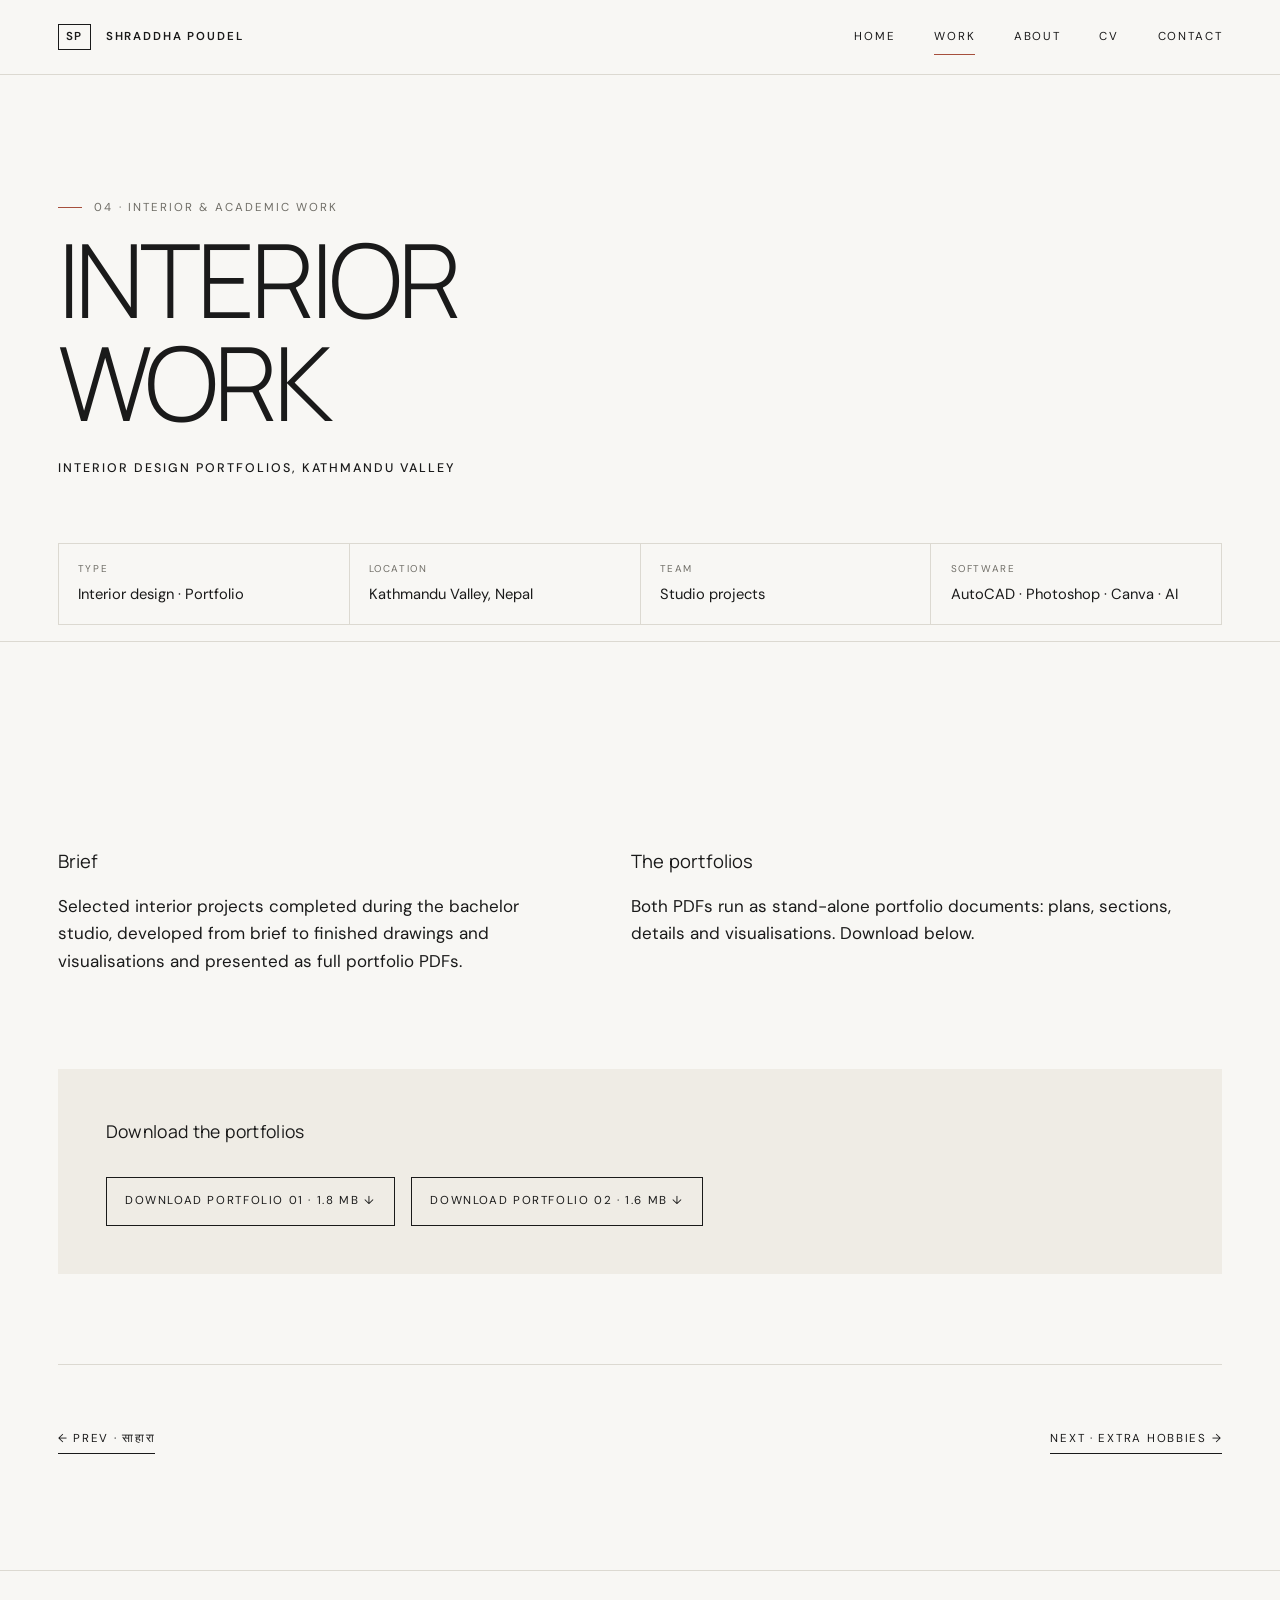
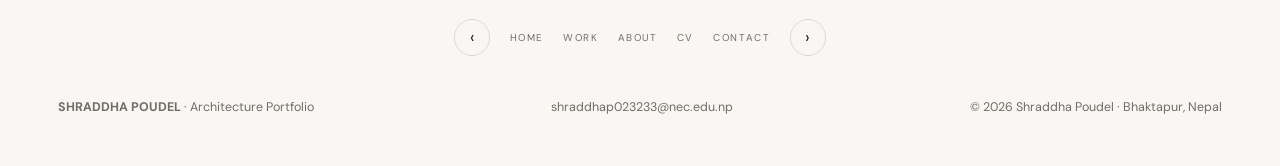
<file: project-interior.html>
<!DOCTYPE html>
<html lang="en">
<head>
<meta charset="UTF-8">
<meta name="viewport" content="width=device-width, initial-scale=1">
<title>04 · Interior Work · Shraddha Poudel</title>
<meta name="description" content="Interior and academic work by Shraddha Poudel: selected interior projects presented as complete portfolio PDFs with plans, sections and visualisations.">
<meta property="og:type" content="article">
<meta property="og:title" content="04 · Interior Work · Shraddha Poudel">
<meta property="og:description" content="Selected interior projects presented as complete portfolio PDFs.">
<meta property="og:image" content="https://shraddhapoudel.github.io/Shraddha-Portfolio/04_Interior_Work/01_Cover.jpg">
<meta name="theme-color" content="#f8f7f4">
<link rel="icon" type="image/svg+xml" href="favicon.svg">
<link rel="preconnect" href="https://fonts.googleapis.com">
<link rel="preconnect" href="https://fonts.gstatic.com" crossorigin>
<link href="https://fonts.googleapis.com/css2?family=DM+Sans:wght@300;400;500&family=Manrope:wght@300;400;500&display=swap" rel="stylesheet">
<link rel="stylesheet" href="css/styles.css">
<script defer data-domain="shraddhapoudel.github.io" src="https://plausible.io/js/script.js"></script>
</head>
<body>
<a class="skip-link" href="#main">Skip to content</a>

<header class="site-header">
  <div class="header-inner">
    <a class="wordmark" href="index.html" aria-label="Shraddha Poudel home">
      <span class="mark">SP</span><span class="full">SHRADDHA POUDEL</span>
    </a>
    <button class="menu-toggle" id="menuToggle" aria-label="Open navigation" aria-expanded="false"><span></span><span></span></button>
    <nav class="main-nav" id="nav" aria-label="Primary navigation">
      <a href="index.html">HOME</a>
      <a href="work.html" aria-current="page">WORK</a>
      <a href="about.html">ABOUT</a>
      <a href="cv.html">CV</a>
      <a href="contact.html">CONTACT</a>
    </nav>
  </div>
</header>

<main id="main">
  <section class="project-hero">
    <div class="wrap">
      <p class="eyebrow">04 · Interior &amp; academic work</p>
      <h1 class="display"><span>INTERIOR</span><span>WORK</span></h1>
      <p class="meta-line"><strong>Interior design portfolios, Kathmandu Valley</strong></p>

      <dl class="meta-block">
        <div class="meta-cell"><dt>Type</dt><dd>Interior design · Portfolio</dd></div>
        <div class="meta-cell"><dt>Location</dt><dd>Kathmandu Valley, Nepal</dd></div>
        <div class="meta-cell"><dt>Team</dt><dd>Studio projects</dd></div>
        <div class="meta-cell"><dt>Software</dt><dd>AutoCAD · Photoshop · Canva · AI</dd></div>
      </dl>
    </div>
  </section>

  <section class="section">
    <div class="wrap">
      <div class="project-intro">
        <div class="brief">
          <h3>Brief</h3>
          <p>Selected interior projects completed during the bachelor studio, developed from brief to finished drawings and visualisations and presented as full portfolio PDFs.</p>
          <!-- EDIT: describe each interior project here, with programme, site and your role. -->
        </div>
        <div class="brief">
          <h3>The portfolios</h3>
          <p>Both PDFs run as stand-alone portfolio documents: plans, sections, details and visualisations. Download below.</p>
        </div>
      </div>

      <div style="height:clamp(3rem,6vw,5rem)"></div>

      <div class="role-block reveal">
        <h3>Download the portfolios</h3>
        <div class="btn-row">
          <a class="btn" href="04_Interior_Work/02_Interior_Portfolio.pdf" download="">DOWNLOAD PORTFOLIO 01 · 1.8 MB ↓</a>
          <a class="btn" href="04_Interior_Work/03_Interior_Portfolio.pdf" download="">DOWNLOAD PORTFOLIO 02 · 1.6 MB ↓</a>
        </div>
      </div>

      <nav class="next-project" aria-label="Next project">
        <a class="arrow-link" href="project-sahara.html"><span>← PREV · साहारा</span></a>
        <a class="arrow-link" href="project-hobbies.html"><span>NEXT · EXTRA HOBBIES →</span></a>
      </nav>
    </div>
  </section>
</main>

<footer class="site-footer">
  <nav class="page-loop" aria-label="Page navigation">
    <a class="loop-arrow" href="index.html" aria-label="Previous page: Home">‹</a>
    <a class="loop-dot" href="index.html" aria-label="Home">Home</a>
    <a class="loop-dot" href="work.html" aria-label="Work">Work</a>
    <a class="loop-dot" href="about.html" aria-label="About">About</a>
    <a class="loop-dot" href="cv.html" aria-label="Curriculum Vitae">CV</a>
    <a class="loop-dot" href="contact.html" aria-label="Contact">Contact</a>
    <a class="loop-arrow" href="about.html" aria-label="Next page: About">›</a>
  </nav>
  <div class="footer-inner">
    <div><strong>SHRADDHA POUDEL</strong> · Architecture Portfolio</div>
    <div><a href="mailto:shraddhap023233@nec.edu.np">shraddhap023233@nec.edu.np</a></div>
    <div>© <span id="year"></span> Shraddha Poudel · Bhaktapur, Nepal</div>
  </div>
</footer>

<div class="lightbox" id="lightbox" aria-hidden="true">
  <div class="lb-toolbar">
    <span class="cap" id="lbCaption"></span>
    <span class="lb-count" id="lbCount"></span>
    <span class="lb-tools">
      <button id="lbZoomOut" aria-label="Zoom out">−</button>
      <button id="lbZoomReset" aria-label="Reset zoom">1:1</button>
      <button id="lbZoomIn" aria-label="Zoom in">+</button>
      <button id="lbFull" aria-label="Toggle fullscreen">Full Screen</button>
      <button id="lbClose" aria-label="Close">✕</button>
    </span>
  </div>
  <div class="lb-stage">
    <button class="lb-nav prev" id="lbPrev" aria-label="Previous image">‹</button>
    <img id="lbImage" alt="">
    <button class="lb-nav next" id="lbNext" aria-label="Next image">›</button>
    <p class="lb-hint">scroll or pinch to zoom · drag to pan</p>
  </div>
</div>

<script>
  document.getElementById("year").textContent = new Date().getFullYear();
</script>
<script src="js/lenis.min.js"></script>
<script src="js/main.js"></script>
</body>
</html>
</file>
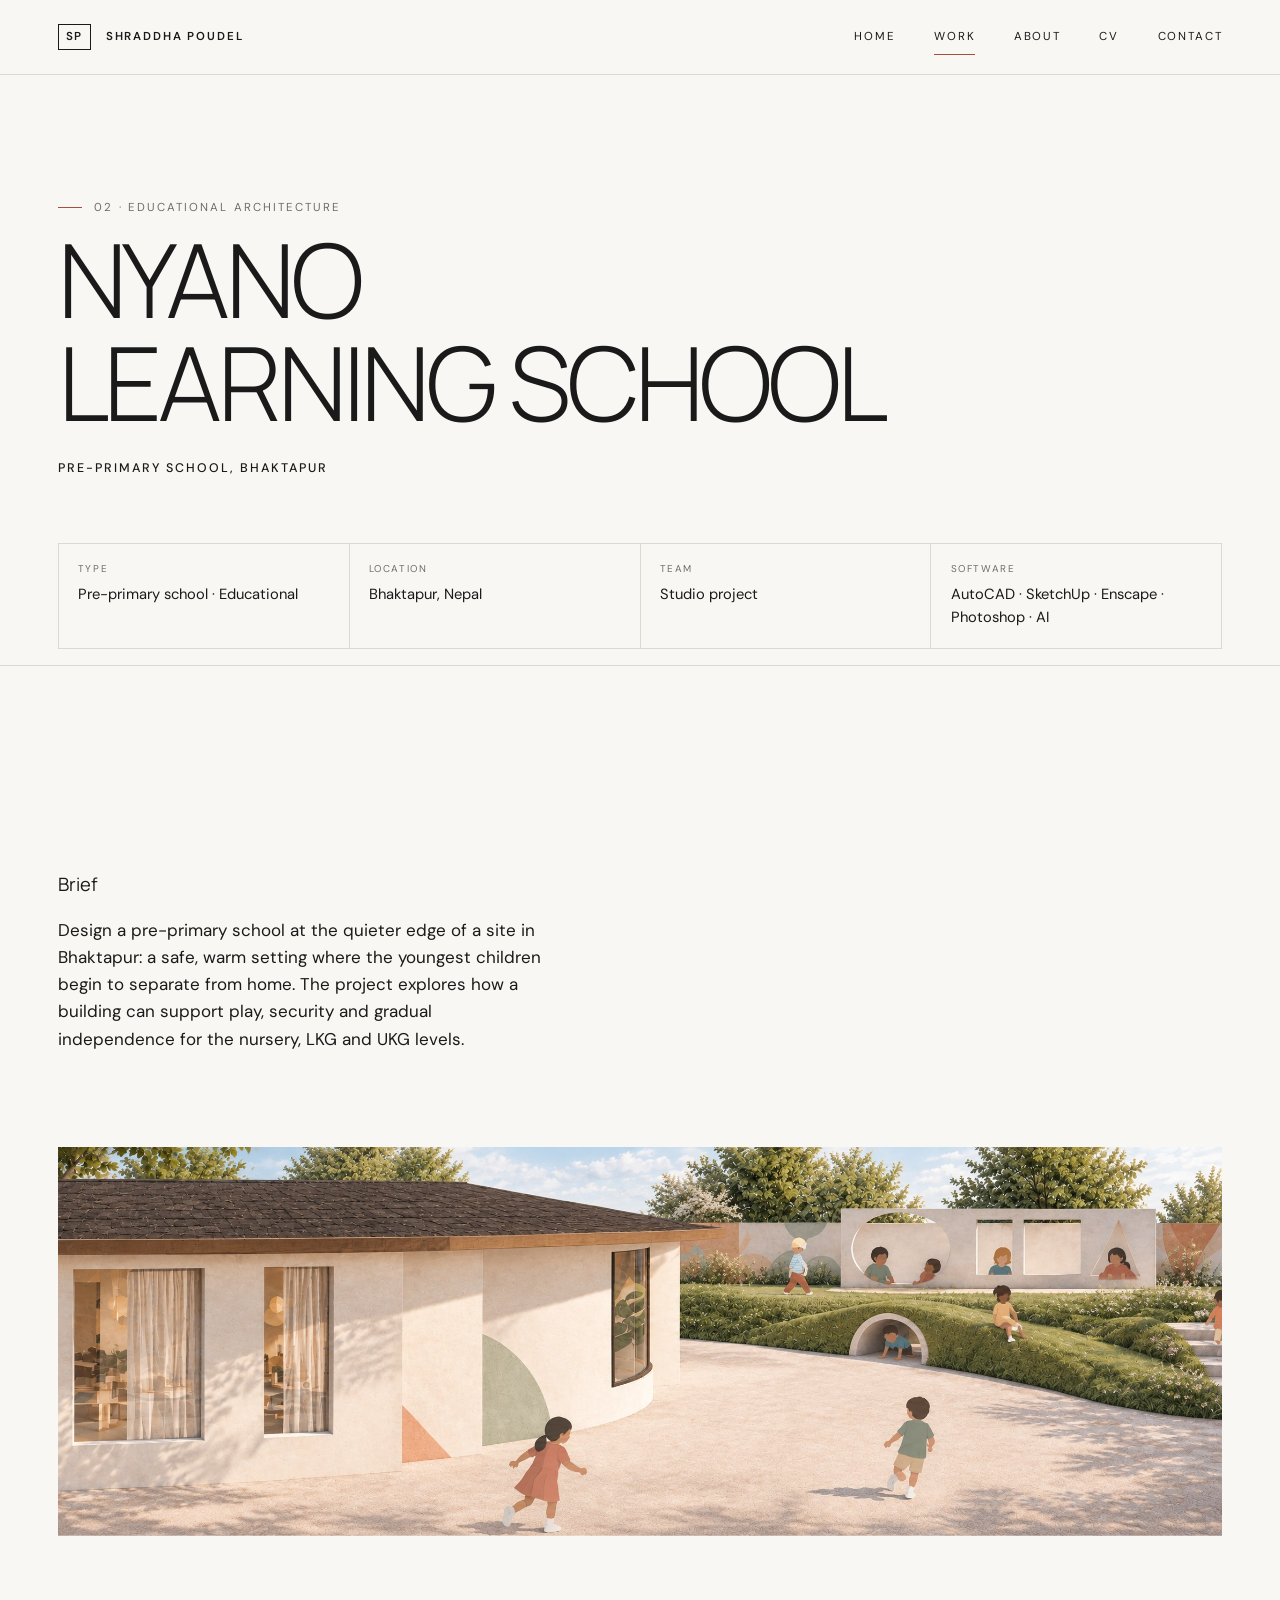
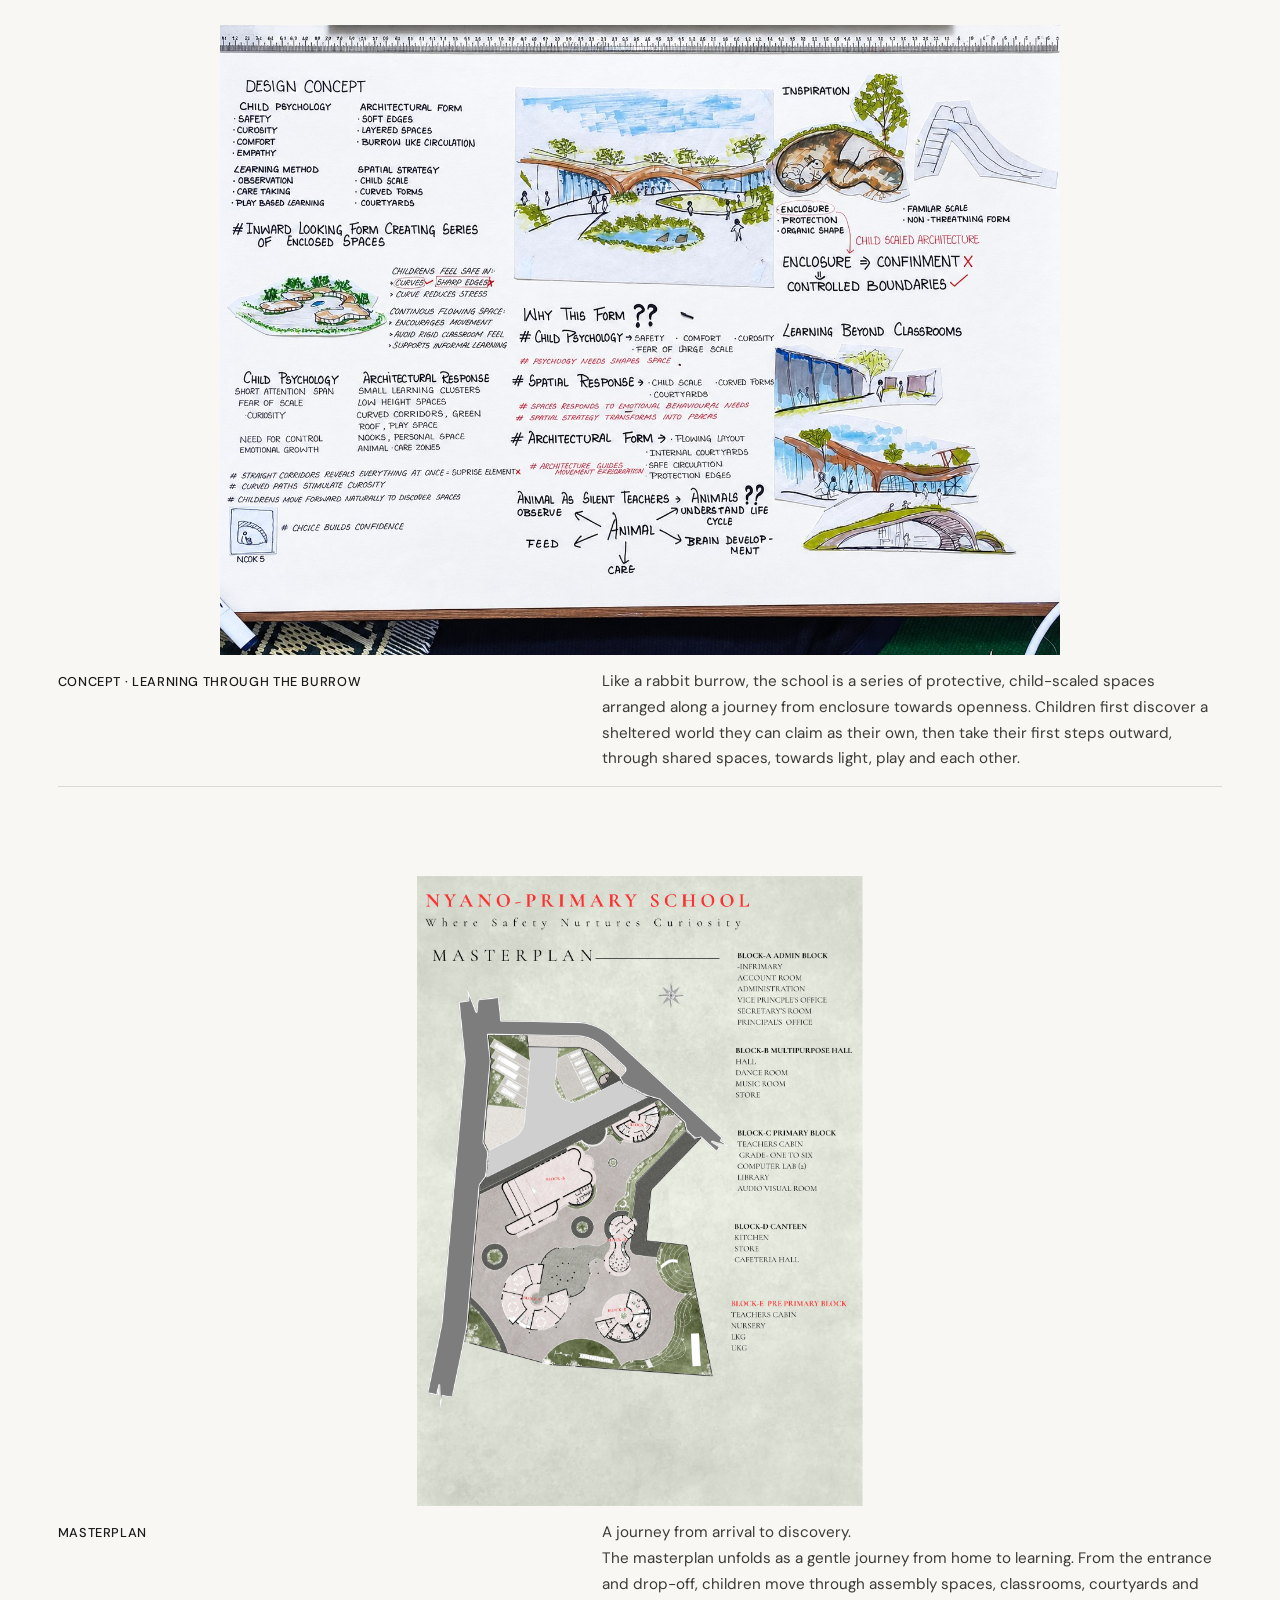
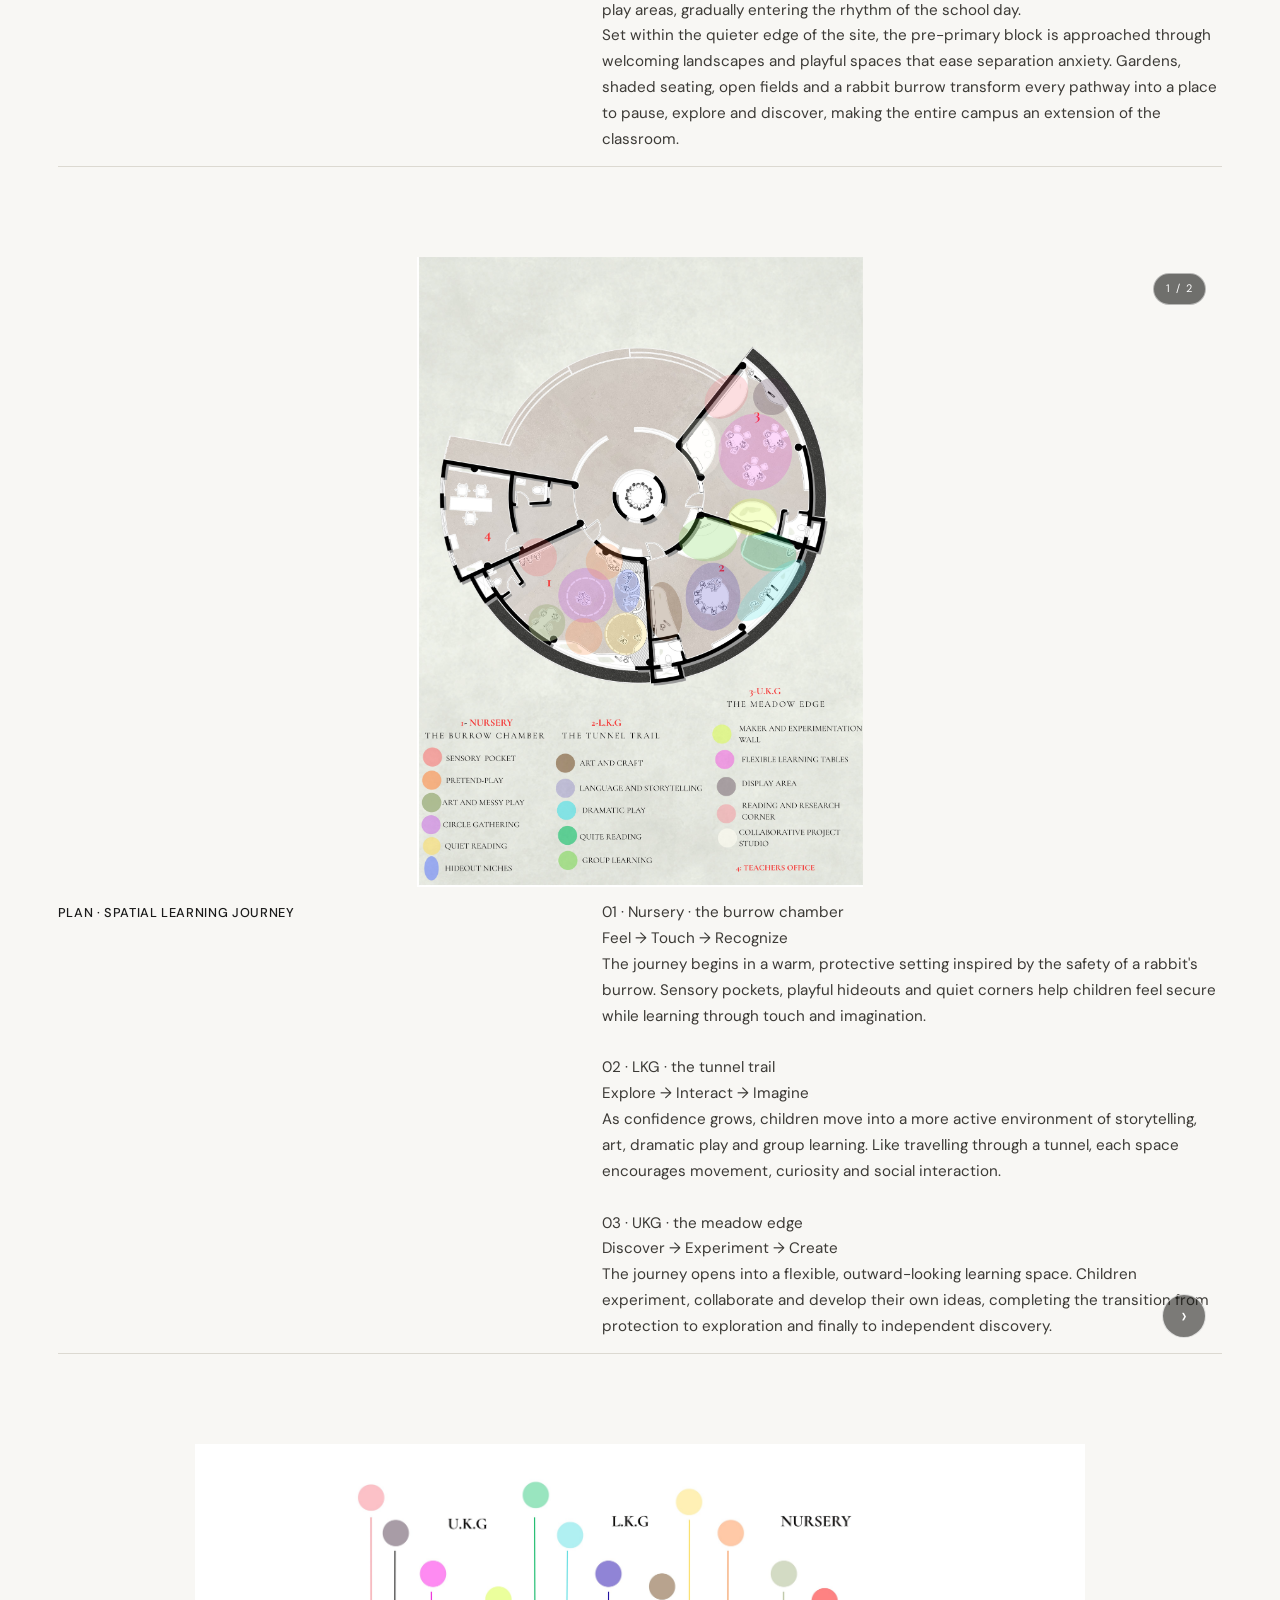
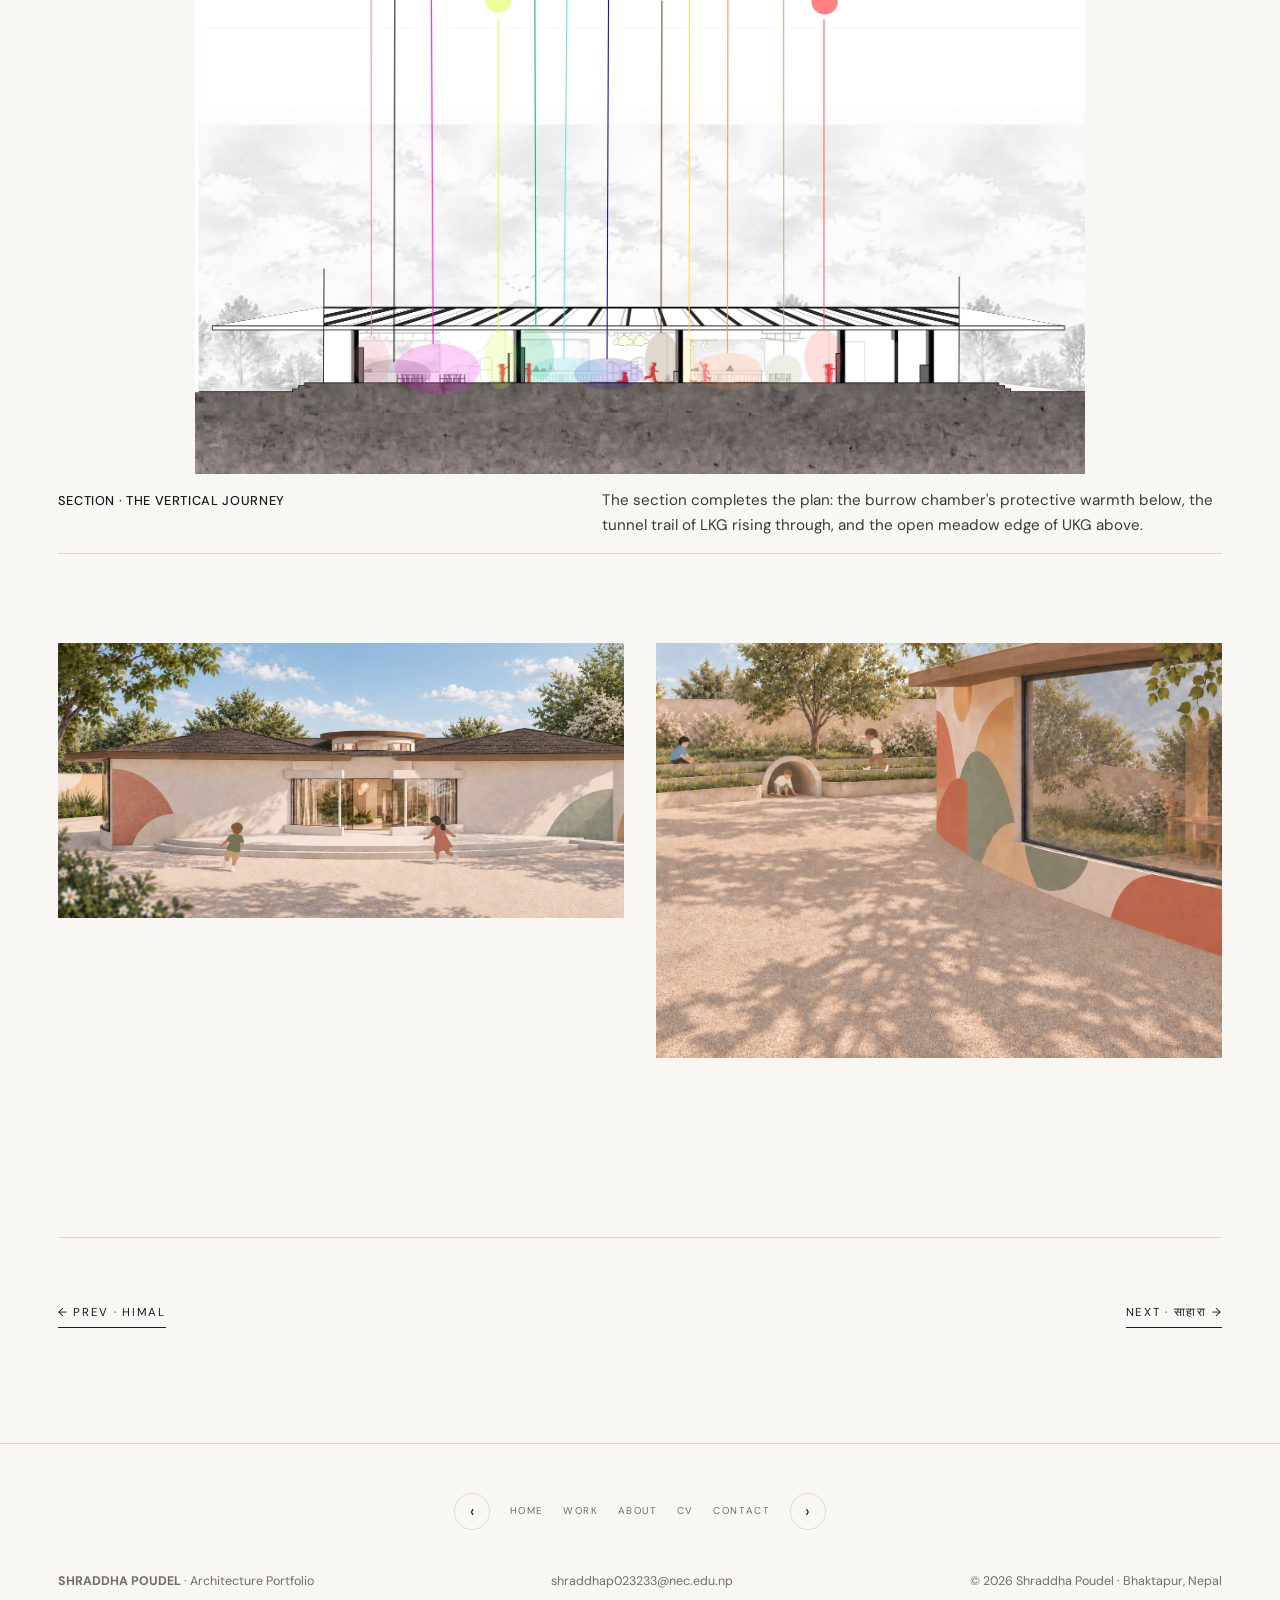
<file: project-nyano.html>
<!DOCTYPE html>
<html lang="en">
<head>
<meta charset="UTF-8">
<meta name="viewport" content="width=device-width, initial-scale=1">
<title>02 · Nyano Learning School · Shraddha Poudel</title>
<meta name="description" content="Nyano Learning School, a pre-primary school in Bhaktapur imagined as a rabbit burrow: a protective, child-scaled learning landscape. Academic studio project by Shraddha Poudel.">
<meta property="og:type" content="article">
<meta property="og:title" content="02 · Nyano Learning School · Shraddha Poudel">
<meta property="og:description" content="A pre-primary school in Bhaktapur imagined as a rabbit burrow: protective, playful, child-scaled.">
<meta property="og:image" content="https://shraddhapoudel.github.io/Shraddha-Portfolio/01_Nyano_School/01_Cover.jpg">
<meta name="theme-color" content="#f8f7f4">
<link rel="icon" type="image/svg+xml" href="favicon.svg">
<link rel="preconnect" href="https://fonts.googleapis.com">
<link rel="preconnect" href="https://fonts.gstatic.com" crossorigin>
<link href="https://fonts.googleapis.com/css2?family=DM+Sans:wght@300;400;500&family=Manrope:wght@300;400;500&display=swap" rel="stylesheet">
<link rel="stylesheet" href="css/styles.css">
<script defer data-domain="shraddhapoudel.github.io" src="https://plausible.io/js/script.js"></script>
</head>
<body>
<a class="skip-link" href="#main">Skip to content</a>

<header class="site-header">
  <div class="header-inner">
    <a class="wordmark" href="index.html" aria-label="Shraddha Poudel home">
      <span class="mark">SP</span><span class="full">SHRADDHA POUDEL</span>
    </a>
    <button class="menu-toggle" id="menuToggle" aria-label="Open navigation" aria-expanded="false"><span></span><span></span></button>
    <nav class="main-nav" id="nav" aria-label="Primary navigation">
      <a href="index.html">HOME</a>
      <a href="work.html" aria-current="page">WORK</a>
      <a href="about.html">ABOUT</a>
      <a href="cv.html">CV</a>
      <a href="contact.html">CONTACT</a>
    </nav>
  </div>
</header>

<main id="main">
  <section class="project-hero">
    <div class="wrap">
      <p class="eyebrow">02 · Educational architecture</p>
      <h1 class="display"><span>NYANO</span><span>LEARNING SCHOOL</span></h1>
      <p class="meta-line"><strong>Pre-primary school, Bhaktapur</strong></p>

      <dl class="meta-block">
        <div class="meta-cell"><dt>Type</dt><dd>Pre-primary school · Educational</dd></div>
        <div class="meta-cell"><dt>Location</dt><dd>Bhaktapur, Nepal</dd></div>
        <div class="meta-cell"><dt>Team</dt><dd>Studio project</dd></div>
        <div class="meta-cell"><dt>Software</dt><dd>AutoCAD · SketchUp · Enscape · Photoshop · AI</dd></div>
      </dl>
    </div>
  </section>

  <section class="section">
    <div class="wrap">
      <div class="project-intro">
        <div class="brief">
          <h3>Brief</h3>
          <p>Design a pre-primary school at the quieter edge of a site in Bhaktapur: a safe, warm setting where the youngest children begin to separate from home. The project explores how a building can support play, security and gradual independence for the nursery, LKG and UKG levels.</p>
        </div>
      </div>

      <div style="height:clamp(3rem,6vw,5rem)"></div>

      <figure class="figure reveal">
        <img src="01_Nyano_School/01_Cover.jpg" data-reveal width="2170" height="725" alt="Nyano Learning School, the school as a protective learning landscape" fetchpriority="high" data-lb data-title="The school as a learning landscape: a protective, child-scaled world" data-caption="The school as a learning landscape: a protective, child-scaled world.">
        
      </figure>

      <div class="figure reveal">
        <img src="01_Nyano_School/02_concept.jpg" width="1448" height="1086" alt="Concept collage, learning through the burrow" loading="lazy" data-lb data-title="Concept · learning through the burrow" data-caption="Like a rabbit burrow, the school is a series of protective, child-scaled spaces arranged along a journey from enclosure towards openness. Children first discover a sheltered world they can claim as their own, then take their first steps outward, through shared spaces, towards light, play and each other.">
        <figcaption><strong>CONCEPT · LEARNING THROUGH THE BURROW</strong><span>Like a rabbit burrow, the school is a series of protective, child-scaled spaces arranged along a journey from enclosure towards openness. Children first discover a sheltered world they can claim as their own, then take their first steps outward, through shared spaces, towards light, play and each other.</span></figcaption>
      </div>

      <div class="figure reveal">
        <img src="01_Nyano_School/03_Masterplan.jpg" width="2826" height="4000" alt="Masterplan, a journey from arrival to discovery" loading="lazy" data-lb data-title="Masterplan, a journey from arrival to discovery" data-caption="Masterplan: a journey from arrival, through the shared courtyard, to discovery.">
        <figcaption><strong>MASTERPLAN</strong><span>A journey from arrival to discovery.
The masterplan unfolds as a gentle journey from home to learning. From the entrance and drop-off, children move through assembly spaces, classrooms, courtyards and play areas, gradually entering the rhythm of the school day.
Set within the quieter edge of the site, the pre-primary block is approached through welcoming landscapes and playful spaces that ease separation anxiety. Gardens, shaded seating, open fields and a rabbit burrow transform every pathway into a place to pause, explore and discover, making the entire campus an extension of the classroom.</span></figcaption>
      </div>

      <div class="figure reveal">
        <div class="slide-pair">
          <figure class="slide-face">
            <img src="01_Nyano_School/04_Preprimary_Block.jpg" width="2826" height="4000" alt="Pre-primary block, the spatial learning journey" loading="lazy" data-lb data-title="Pre-primary block plan" data-caption="Pre-primary block plan: the spatial learning journey, nursery to LKG to UKG.">
            <figcaption><strong>PLAN · SPATIAL LEARNING JOURNEY</strong><span>01 · Nursery · the burrow chamber
Feel → Touch → Recognize
The journey begins in a warm, protective setting inspired by the safety of a rabbit's burrow. Sensory pockets, playful hideouts and quiet corners help children feel secure while learning through touch and imagination.

02 · LKG · the tunnel trail
Explore → Interact → Imagine
As confidence grows, children move into a more active environment of storytelling, art, dramatic play and group learning. Like travelling through a tunnel, each space encourages movement, curiosity and social interaction.

03 · UKG · the meadow edge
Discover → Experiment → Create
The journey opens into a flexible, outward-looking learning space. Children experiment, collaborate and develop their own ideas, completing the transition from protection to exploration and finally to independent discovery.</span></figcaption>
            <span class="slide-counter" aria-hidden="true">1 / 2</span>
            <button class="slide-btn next" type="button" aria-label="Reveal the CAD block plan">›</button>
          </figure>
          <figure class="slide-face">
            <img src="01_Nyano_School/04_2_CAD_Block.jpg" width="2826" height="4000" alt="Pre-primary block plan, CAD block drawing" loading="lazy" data-lb data-title="Pre-primary block plan, CAD block" data-caption="The pre-primary block plan drawn as a clean CAD block: the spatial learning journey, precise and ready for construction documentation.">
            <figcaption><strong>PLAN · CAD BLOCK</strong><span>The pre-primary block plan drawn as a clean CAD block: the spatial learning journey from nursery to UKG, precise and ready for construction documentation.</span></figcaption>
            <span class="cad-title">CLEAN CAD PLAN</span>
            <span class="slide-counter" aria-hidden="true">2 / 2</span>
            <button class="slide-btn prev" type="button" aria-label="Back to the plan image">‹</button>
          </figure>
        </div>
      </div>

      <div class="figure reveal">
        <img src="01_Nyano_School/04_1_Block_Section.jpg" width="4000" height="2829" alt="Pre-primary block, section showing the spatial learning journey" loading="lazy" data-lb data-title="Pre-primary block section" data-caption="Pre-primary block section: the vertical journey from the burrow chamber to the meadow edge.">
        <figcaption><strong>SECTION · THE VERTICAL JOURNEY</strong><span>The section completes the plan: the burrow chamber's protective warmth below, the tunnel trail of LKG rising through, and the open meadow edge of UKG above.</span></figcaption>
      </div>

      <div class="fig-grid">
        <figure class="figure reveal">
          <img src="01_Nyano_School/05_Drawing_01.jpg" width="1800" height="874" alt="Project drawing, plans, sections and elevations of the pre-primary block" loading="lazy" data-lb data-title="Project drawing 01" data-caption="Project drawing: the pre-primary block across plans, sections and elevations.">
          
        </figure>
        <figure class="figure reveal">
          <img src="01_Nyano_School/06_Drawing_02.jpg" width="1411" height="1033" alt="Project drawing, development of sections and learning spaces" loading="lazy" data-lb data-title="Project drawing 02" data-caption="Project drawing: development of the sections and the quality of learning spaces.">
          
        </figure>
      </div>

      <nav class="next-project" aria-label="Next project">
        <a class="arrow-link" href="project-himal.html"><span>← PREV · HIMAL</span></a>
        <a class="arrow-link" href="project-sahara.html"><span>NEXT · साहारा →</span></a>
      </nav>
    </div>
  </section>
</main>

<footer class="site-footer">
  <nav class="page-loop" aria-label="Page navigation">
    <a class="loop-arrow" href="index.html" aria-label="Previous page: Home">‹</a>
    <a class="loop-dot" href="index.html" aria-label="Home">Home</a>
    <a class="loop-dot" href="work.html" aria-label="Work">Work</a>
    <a class="loop-dot" href="about.html" aria-label="About">About</a>
    <a class="loop-dot" href="cv.html" aria-label="Curriculum Vitae">CV</a>
    <a class="loop-dot" href="contact.html" aria-label="Contact">Contact</a>
    <a class="loop-arrow" href="about.html" aria-label="Next page: About">›</a>
  </nav>
  <div class="footer-inner">
    <div><strong>SHRADDHA POUDEL</strong> · Architecture Portfolio</div>
    <div><a href="mailto:shraddhap023233@nec.edu.np">shraddhap023233@nec.edu.np</a></div>
    <div>© <span id="year"></span> Shraddha Poudel · Bhaktapur, Nepal</div>
  </div>
</footer>

<div class="lightbox" id="lightbox" aria-hidden="true">
  <div class="lb-toolbar">
    <span class="cap" id="lbCaption"></span>
    <span class="lb-count" id="lbCount"></span>
    <span class="lb-tools">
      <button id="lbZoomOut" aria-label="Zoom out">−</button>
      <button id="lbZoomReset" aria-label="Reset zoom">1:1</button>
      <button id="lbZoomIn" aria-label="Zoom in">+</button>
      <button id="lbFull" aria-label="Toggle fullscreen">Full Screen</button>
      <button id="lbClose" aria-label="Close">✕</button>
    </span>
  </div>
  <div class="lb-stage">
    <button class="lb-nav prev" id="lbPrev" aria-label="Previous image">‹</button>
    <img id="lbImage" alt="">
    <button class="lb-nav next" id="lbNext" aria-label="Next image">›</button>
    <p class="lb-hint">scroll or pinch to zoom · drag to pan</p>
  </div>
</div>

<script>
  document.getElementById("year").textContent = new Date().getFullYear();
</script>
<script src="js/lenis.min.js"></script>
<script src="js/main.js"></script>
</body>
</html>
</file>
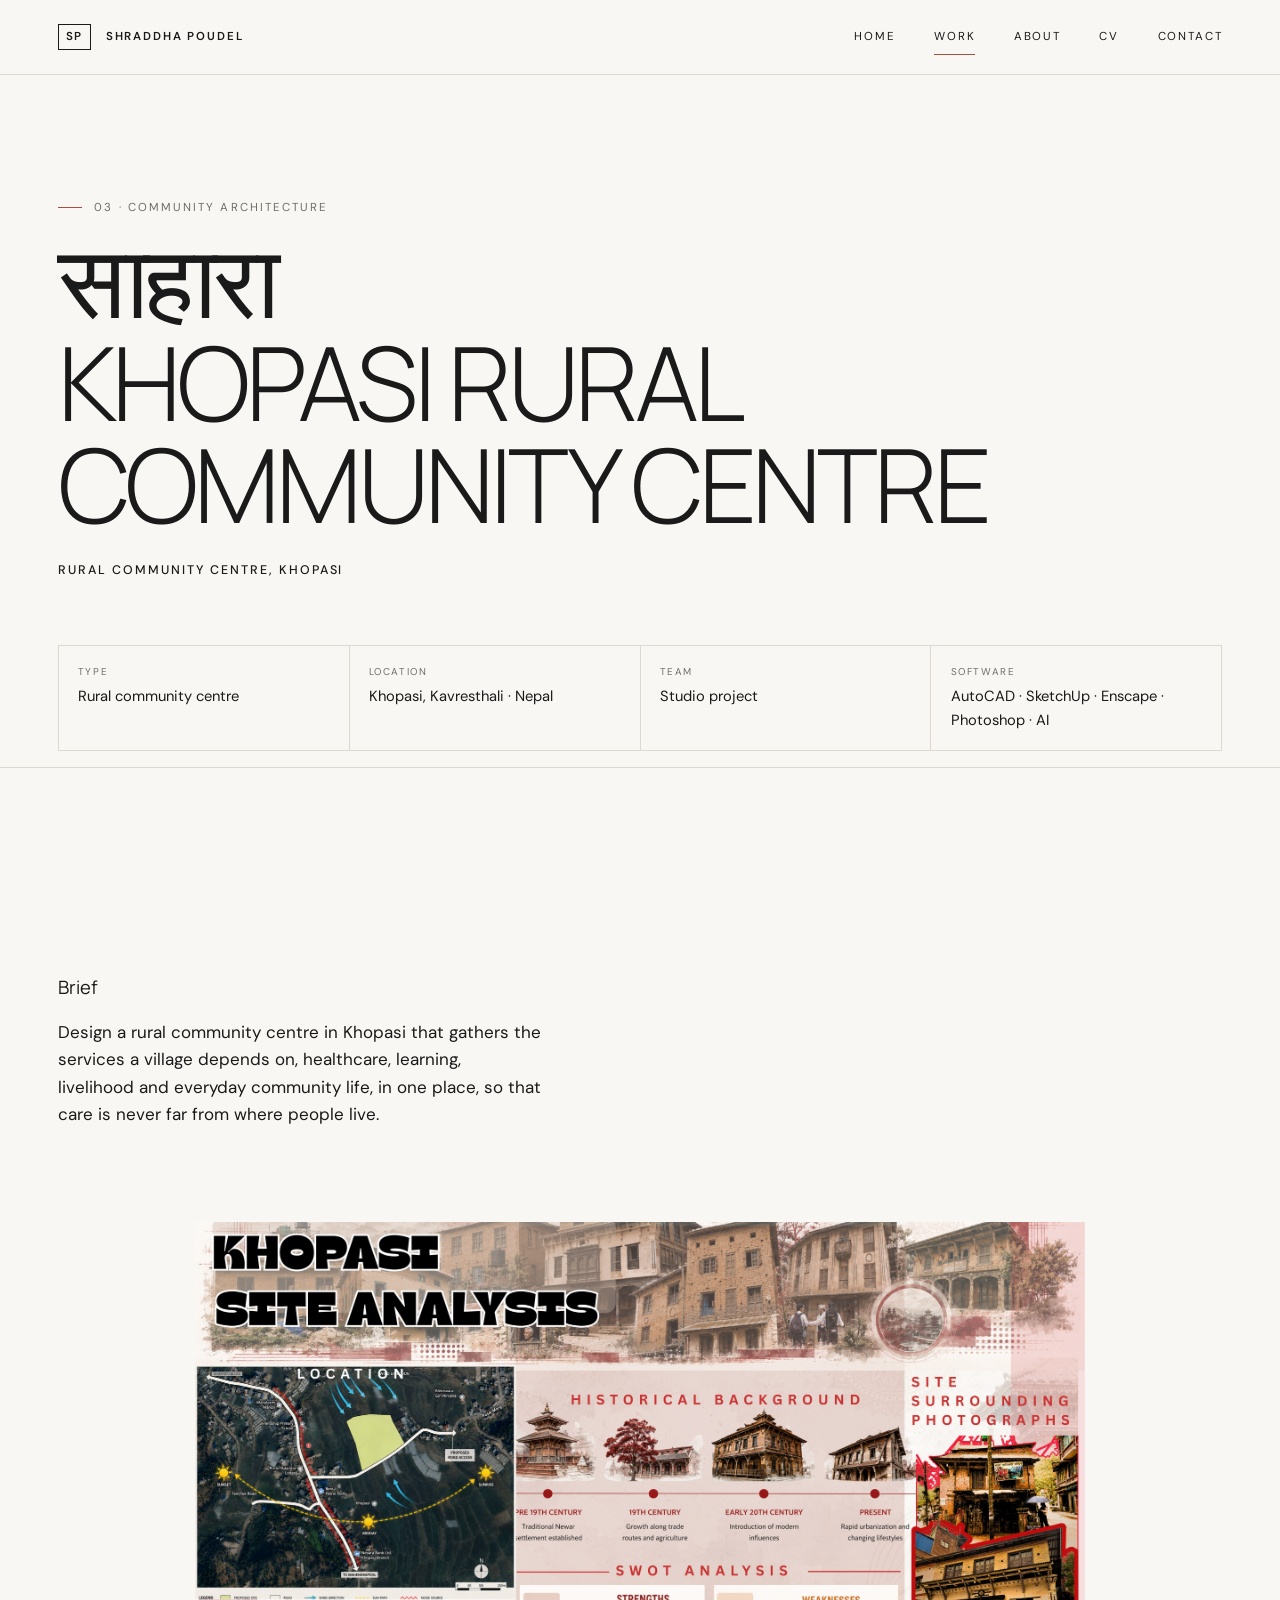
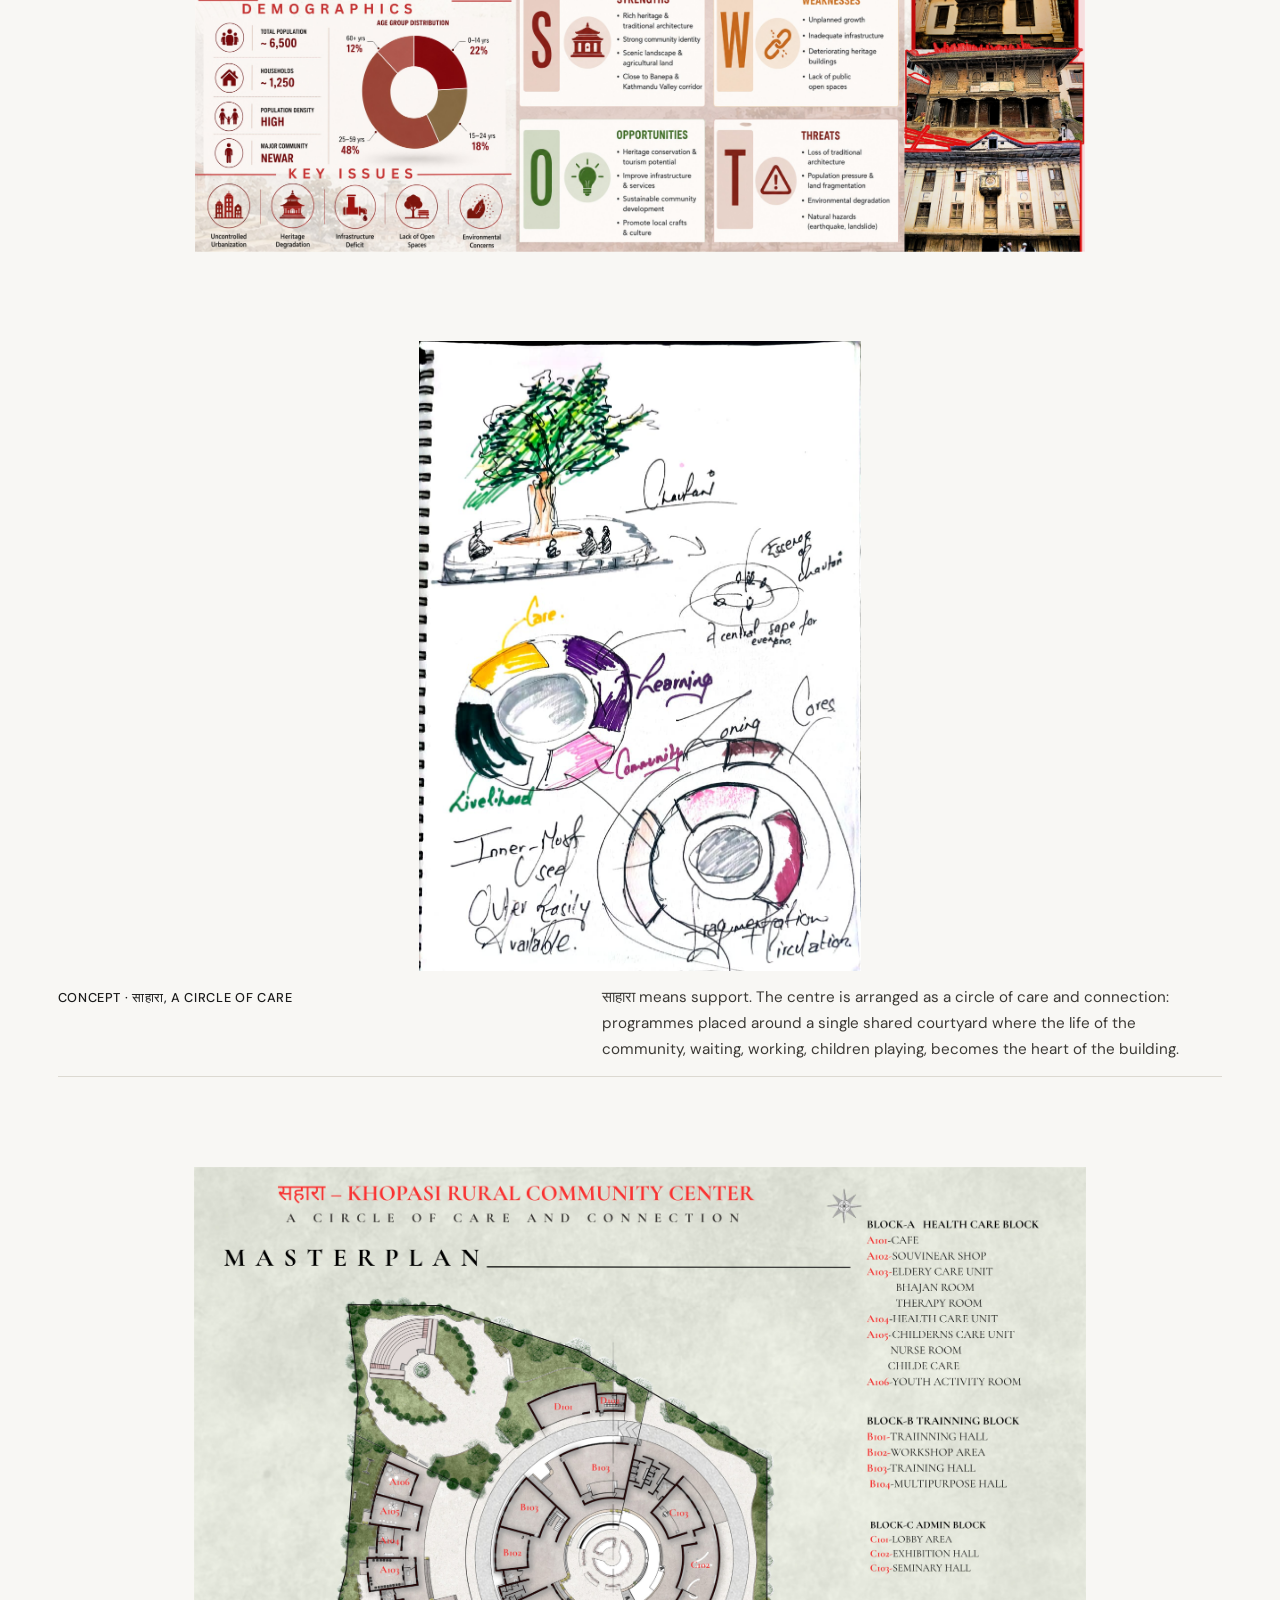
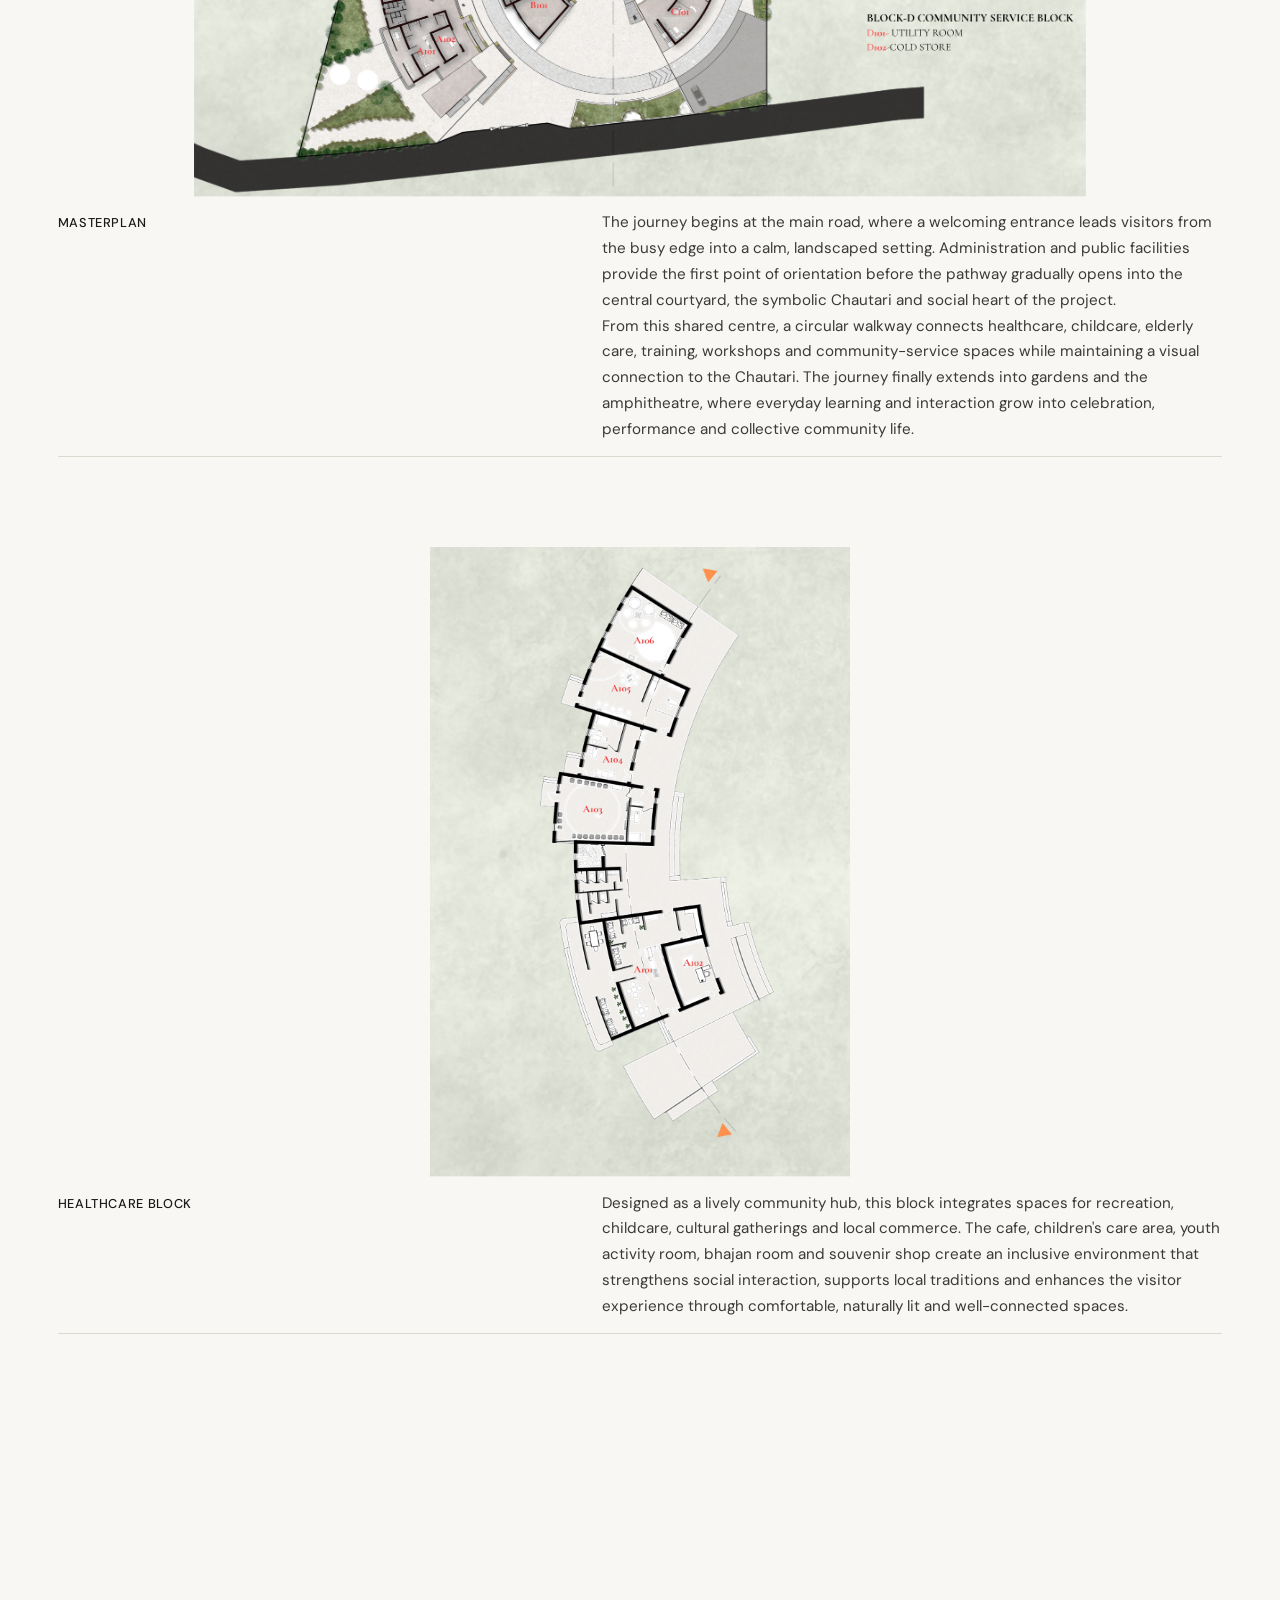
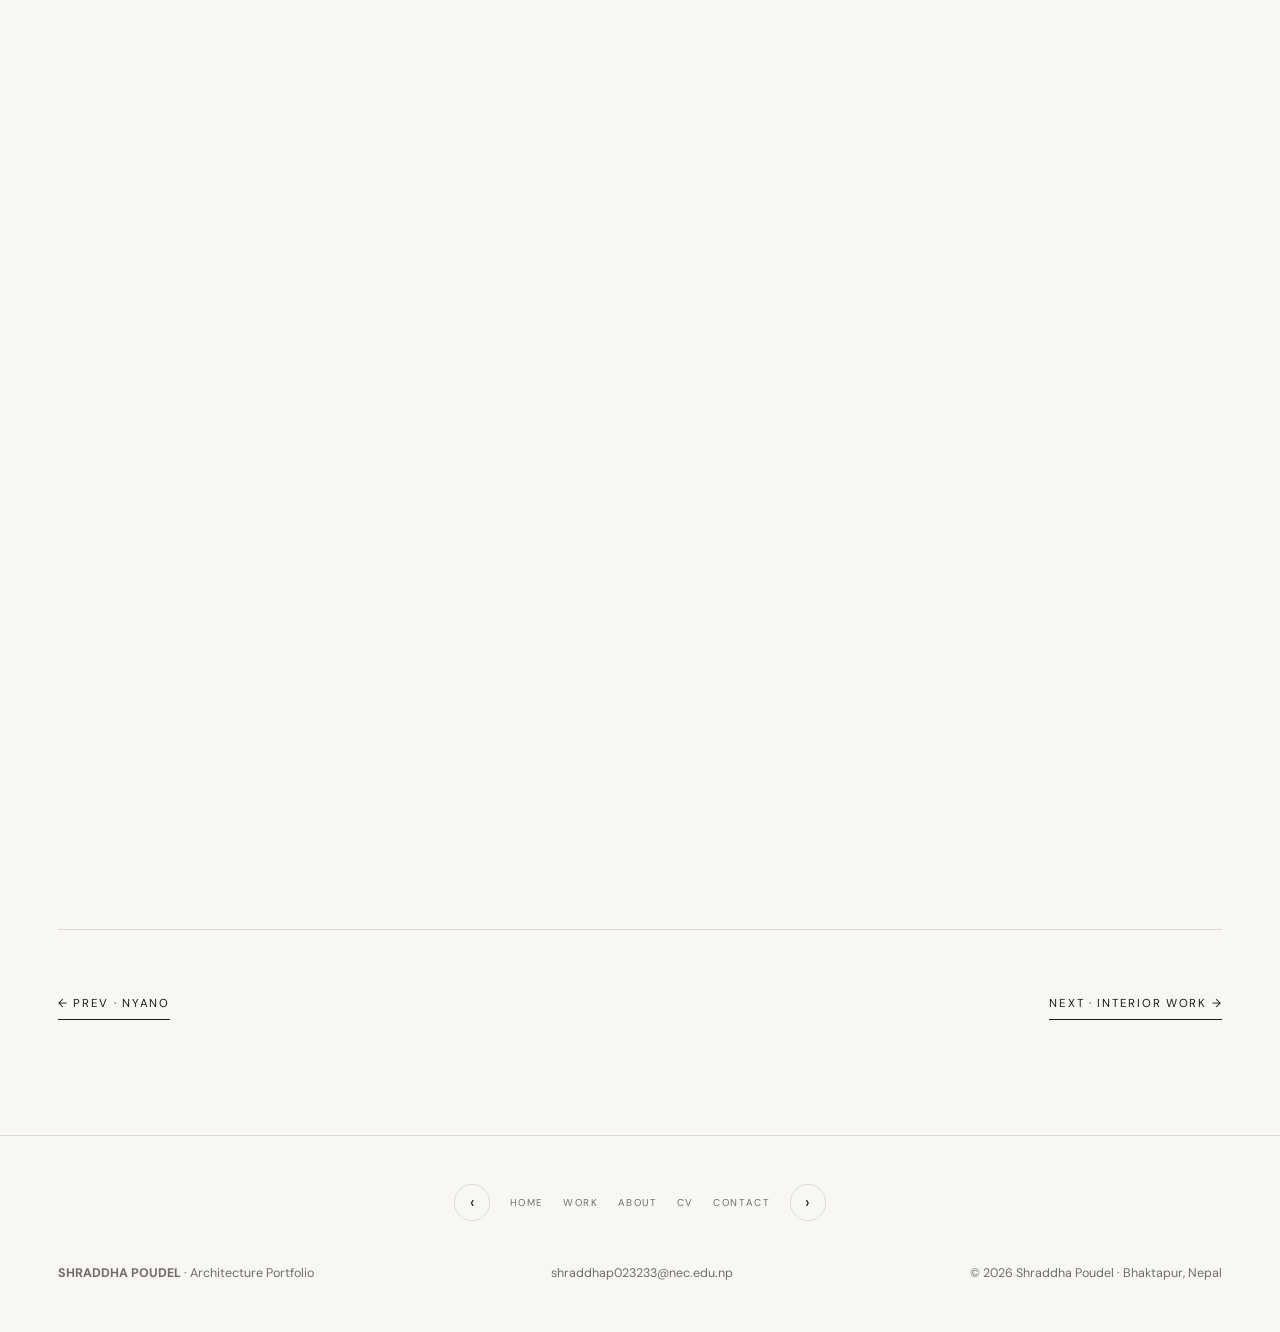
<file: project-sahara.html>
<!DOCTYPE html>
<html lang="en">
<head>
<meta charset="UTF-8">
<meta name="viewport" content="width=device-width, initial-scale=1">
<title>03 · साहारा · Khopasi Rural Community Centre · Shraddha Poudel</title>
<meta name="description" content="साहारा (Sahara), a rural community centre in Khopasi, Nepal: healthcare, learning, livelihood and community gathered around one shared courtyard. Studio project by Shraddha Poudel.">
<meta property="og:type" content="article">
<meta property="og:title" content="03 · साहारा · Khopasi Rural Community Centre · Shraddha Poudel">
<meta property="og:description" content="A circle of care and connection: healthcare, learning, livelihood and community gathered around a shared courtyard.">
<meta property="og:image" content="https://shraddhapoudel.github.io/Shraddha-Portfolio/03_Sahara_community_center/01_Cover.jpg">
<meta name="theme-color" content="#f8f7f4">
<link rel="icon" type="image/svg+xml" href="favicon.svg">
<link rel="preconnect" href="https://fonts.googleapis.com">
<link rel="preconnect" href="https://fonts.gstatic.com" crossorigin>
<link href="https://fonts.googleapis.com/css2?family=DM+Sans:wght@300;400;500&family=Manrope:wght@300;400;500&display=swap" rel="stylesheet">
<link rel="stylesheet" href="css/styles.css">
<script defer data-domain="shraddhapoudel.github.io" src="https://plausible.io/js/script.js"></script>
</head>
<body>
<a class="skip-link" href="#main">Skip to content</a>

<header class="site-header">
  <div class="header-inner">
    <a class="wordmark" href="index.html" aria-label="Shraddha Poudel home">
      <span class="mark">SP</span><span class="full">SHRADDHA POUDEL</span>
    </a>
    <button class="menu-toggle" id="menuToggle" aria-label="Open navigation" aria-expanded="false"><span></span><span></span></button>
    <nav class="main-nav" id="nav" aria-label="Primary navigation">
      <a href="index.html">HOME</a>
      <a href="work.html" aria-current="page">WORK</a>
      <a href="about.html">ABOUT</a>
      <a href="cv.html">CV</a>
      <a href="contact.html">CONTACT</a>
    </nav>
  </div>
</header>

<main id="main">
  <section class="project-hero">
    <div class="wrap">
      <p class="eyebrow">03 · Community architecture</p>
      <h1 class="display"><span>साहारा</span><span>KHOPASI RURAL</span><span>COMMUNITY CENTRE</span></h1>
      <p class="meta-line"><strong>Rural community centre, Khopasi</strong></p>

      <dl class="meta-block">
        <div class="meta-cell"><dt>Type</dt><dd>Rural community centre</dd></div>
        <div class="meta-cell"><dt>Location</dt><dd>Khopasi, Kavresthali · Nepal</dd></div>
        <div class="meta-cell"><dt>Team</dt><dd>Studio project</dd></div>
        <div class="meta-cell"><dt>Software</dt><dd>AutoCAD · SketchUp · Enscape · Photoshop · AI</dd></div>
      </dl>
    </div>
  </section>

  <section class="section">
    <div class="wrap">
      <div class="project-intro">
        <div class="brief">
          <h3>Brief</h3>
          <p>Design a rural community centre in Khopasi that gathers the services a village depends on, healthcare, learning, livelihood and everyday community life, in one place, so that care is never far from where people live.</p>
        </div>
      </div>

      <div style="height:clamp(3rem,6vw,5rem)"></div>

      <figure class="figure reveal">
        <img src="03_Sahara_community_center/01_Cover.jpg" data-reveal width="4000" height="2829" alt="साहारा, the rural community centre as a circle of care" fetchpriority="high" data-lb data-title="साहारा, a circle of care and connection" data-caption="A circle of care and connection, the community centre in its rural setting.">
        
      </figure>

      <div class="figure reveal">
        <img src="03_Sahara_community_center/02_Concept.jpg" width="897" height="1280" alt="Concept collage, साहारा as a circle of care" loading="lazy" data-lb data-title="Concept · साहारा, a circle of care" data-caption="साहारा means support. The centre is arranged as a circle of care and connection: programmes placed around a single shared courtyard where the life of the community, waiting, working, children playing, becomes the heart of the building.">
        <figcaption><strong>CONCEPT · साहारा, A CIRCLE OF CARE</strong><span>साहारा means support. The centre is arranged as a circle of care and connection: programmes placed around a single shared courtyard where the life of the community, waiting, working, children playing, becomes the heart of the building.</span></figcaption>
      </div>

      <div class="figure reveal">
        <img src="03_Sahara_community_center/03_Masterplan.jpg" width="4000" height="2825" alt="Masterplan, the community centre and its context in Khopasi" loading="lazy" data-lb data-title="Masterplan" data-caption="Masterplan: the community centre and its context in Khopasi.">
        <figcaption><strong>MASTERPLAN</strong><span>The journey begins at the main road, where a welcoming entrance leads visitors from the busy edge into a calm, landscaped setting. Administration and public facilities provide the first point of orientation before the pathway gradually opens into the central courtyard, the symbolic Chautari and social heart of the project.
From this shared centre, a circular walkway connects healthcare, childcare, elderly care, training, workshops and community-service spaces while maintaining a visual connection to the Chautari. The journey finally extends into gardens and the amphitheatre, where everyday learning and interaction grow into celebration, performance and collective community life.</span></figcaption>
      </div>

      <div class="figure reveal">
        <img src="03_Sahara_community_center/04_Healthcare_Block.jpg" width="4672" height="7015" alt="Healthcare block, plans" loading="lazy" data-lb data-title="Healthcare block plans" data-caption="Healthcare block: plans showing clinics, waiting and circulation.">
        <figcaption><strong>HEALTHCARE BLOCK</strong><span>Designed as a lively community hub, this block integrates spaces for recreation, childcare, cultural gatherings and local commerce. The cafe, children's care area, youth activity room, bhajan room and souvenir shop create an inclusive environment that strengthens social interaction, supports local traditions and enhances the visitor experience through comfortable, naturally lit and well-connected spaces.</span></figcaption>
      </div>

      <figure class="figure reveal">
        <img src="03_Sahara_community_center/05_Healthcare_Section.jpg" width="4000" height="1134" alt="Section through the healthcare block" loading="lazy" data-lb data-title="Healthcare block section" data-caption="Section through the healthcare block: light, air and connection to the courtyard.">
        <figcaption><strong>HEALTHCARE BLOCK · SECTION</strong><span>Section through the healthcare block: the building opens to light and air and stays connected to the courtyard, so clinics, waiting and circulation remain comfortable and naturally lit.</span></figcaption>
      </figure>

      <div class="fig-grid">
        <figure class="figure reveal">
          <img src="03_Sahara_community_center/06_West_Profile_Elevation.jpg" width="4000" height="2825" alt="West profile elevation" loading="lazy" data-lb data-title="West profile elevation" data-caption="West profile elevation: the centre's face to the afternoon sun and the village approach.">
          
        </figure>
        <figure class="figure reveal">
          <img src="03_Sahara_community_center/07_Drawing_02.jpg" width="1938" height="812" alt="Project drawing, sections and elevations" loading="lazy" data-lb data-title="Project drawing" data-caption="Project drawing: sections and elevations developing the scheme.">
          
        </figure>
      </div>

      <nav class="next-project" aria-label="Next project">
        <a class="arrow-link" href="project-nyano.html"><span>← PREV · NYANO</span></a>
        <a class="arrow-link" href="project-interior.html"><span>NEXT · INTERIOR WORK →</span></a>
      </nav>
    </div>
  </section>
</main>

<footer class="site-footer">
  <nav class="page-loop" aria-label="Page navigation">
    <a class="loop-arrow" href="index.html" aria-label="Previous page: Home">‹</a>
    <a class="loop-dot" href="index.html" aria-label="Home">Home</a>
    <a class="loop-dot" href="work.html" aria-label="Work">Work</a>
    <a class="loop-dot" href="about.html" aria-label="About">About</a>
    <a class="loop-dot" href="cv.html" aria-label="Curriculum Vitae">CV</a>
    <a class="loop-dot" href="contact.html" aria-label="Contact">Contact</a>
    <a class="loop-arrow" href="about.html" aria-label="Next page: About">›</a>
  </nav>
  <div class="footer-inner">
    <div><strong>SHRADDHA POUDEL</strong> · Architecture Portfolio</div>
    <div><a href="mailto:shraddhap023233@nec.edu.np">shraddhap023233@nec.edu.np</a></div>
    <div>© <span id="year"></span> Shraddha Poudel · Bhaktapur, Nepal</div>
  </div>
</footer>

<div class="lightbox" id="lightbox" aria-hidden="true">
  <div class="lb-toolbar">
    <span class="cap" id="lbCaption"></span>
    <span class="lb-count" id="lbCount"></span>
    <span class="lb-tools">
      <button id="lbZoomOut" aria-label="Zoom out">−</button>
      <button id="lbZoomReset" aria-label="Reset zoom">1:1</button>
      <button id="lbZoomIn" aria-label="Zoom in">+</button>
      <button id="lbFull" aria-label="Toggle fullscreen">Full Screen</button>
      <button id="lbClose" aria-label="Close">✕</button>
    </span>
  </div>
  <div class="lb-stage">
    <button class="lb-nav prev" id="lbPrev" aria-label="Previous image">‹</button>
    <img id="lbImage" alt="">
    <button class="lb-nav next" id="lbNext" aria-label="Next image">›</button>
    <p class="lb-hint">scroll or pinch to zoom · drag to pan</p>
  </div>
</div>

<script>
  document.getElementById("year").textContent = new Date().getFullYear();
</script>
<script src="js/lenis.min.js"></script>
<script src="js/main.js"></script>
</body>
</html>
</file>
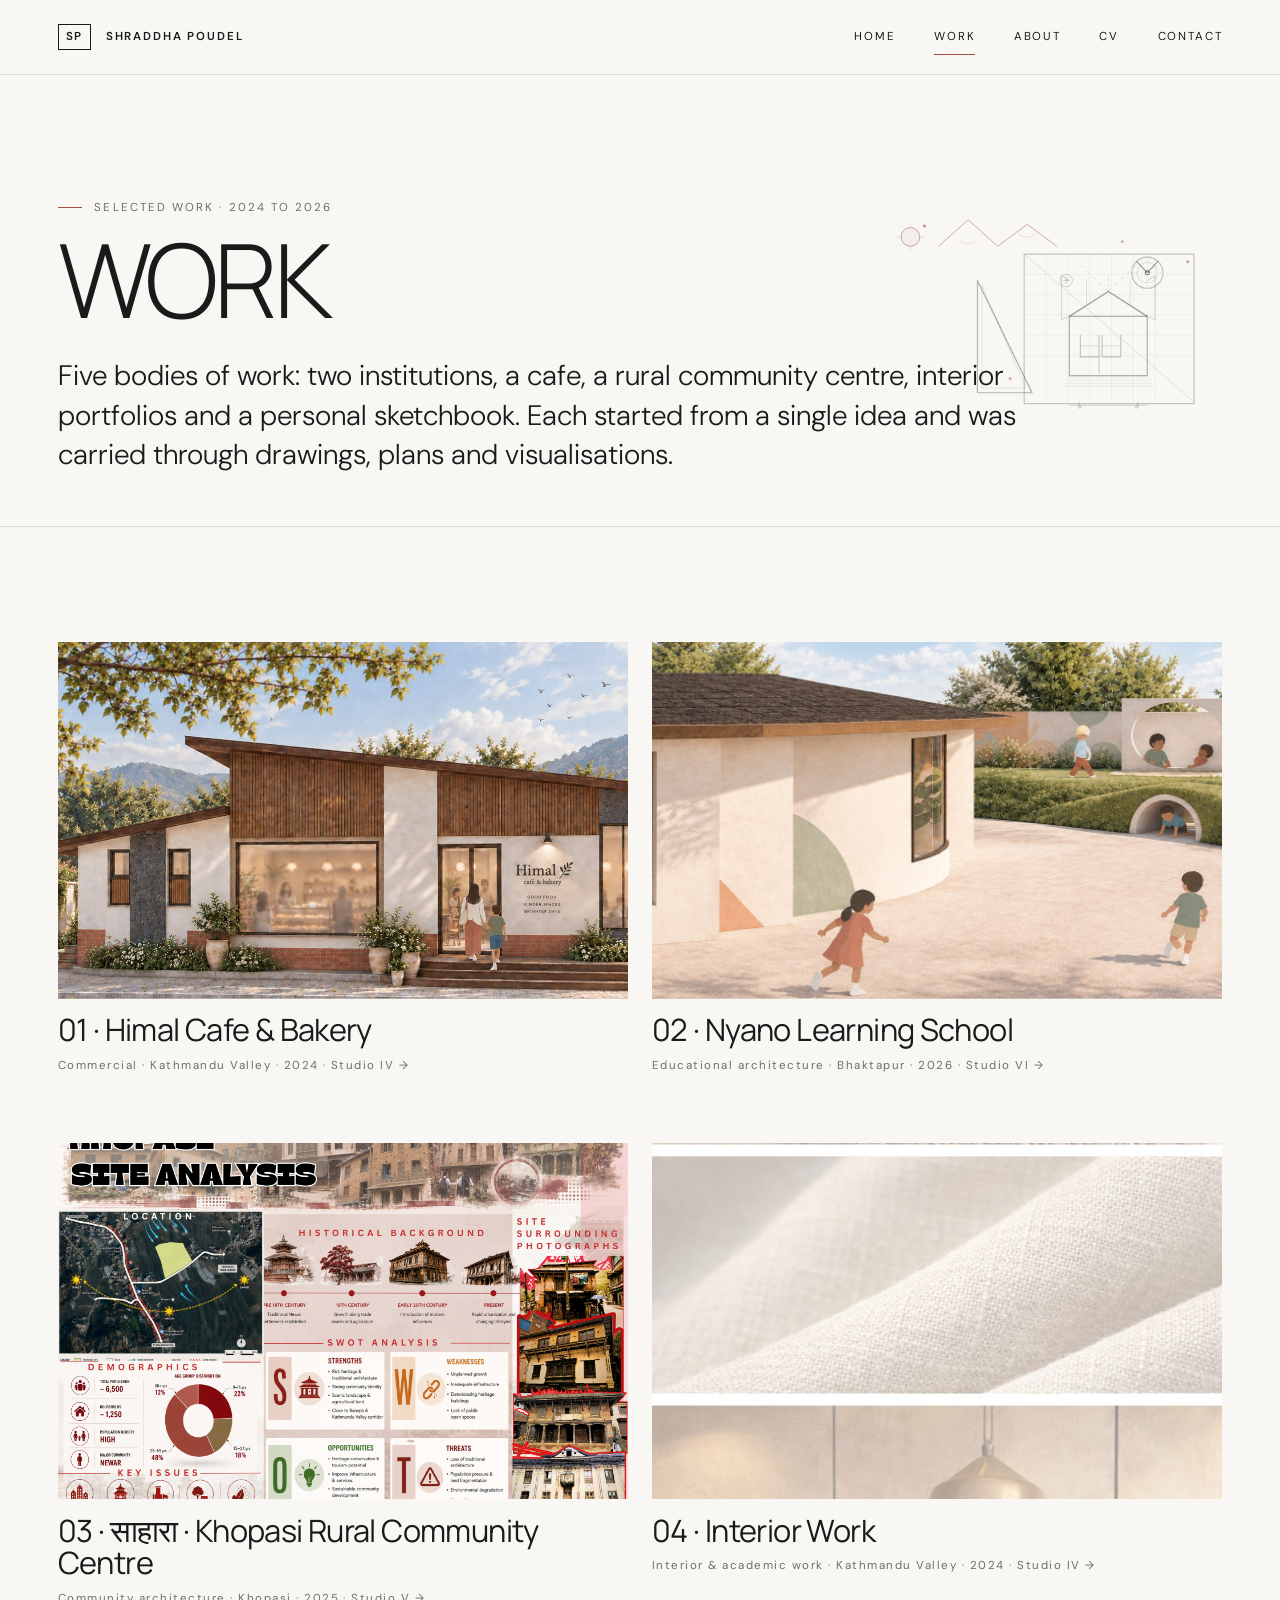
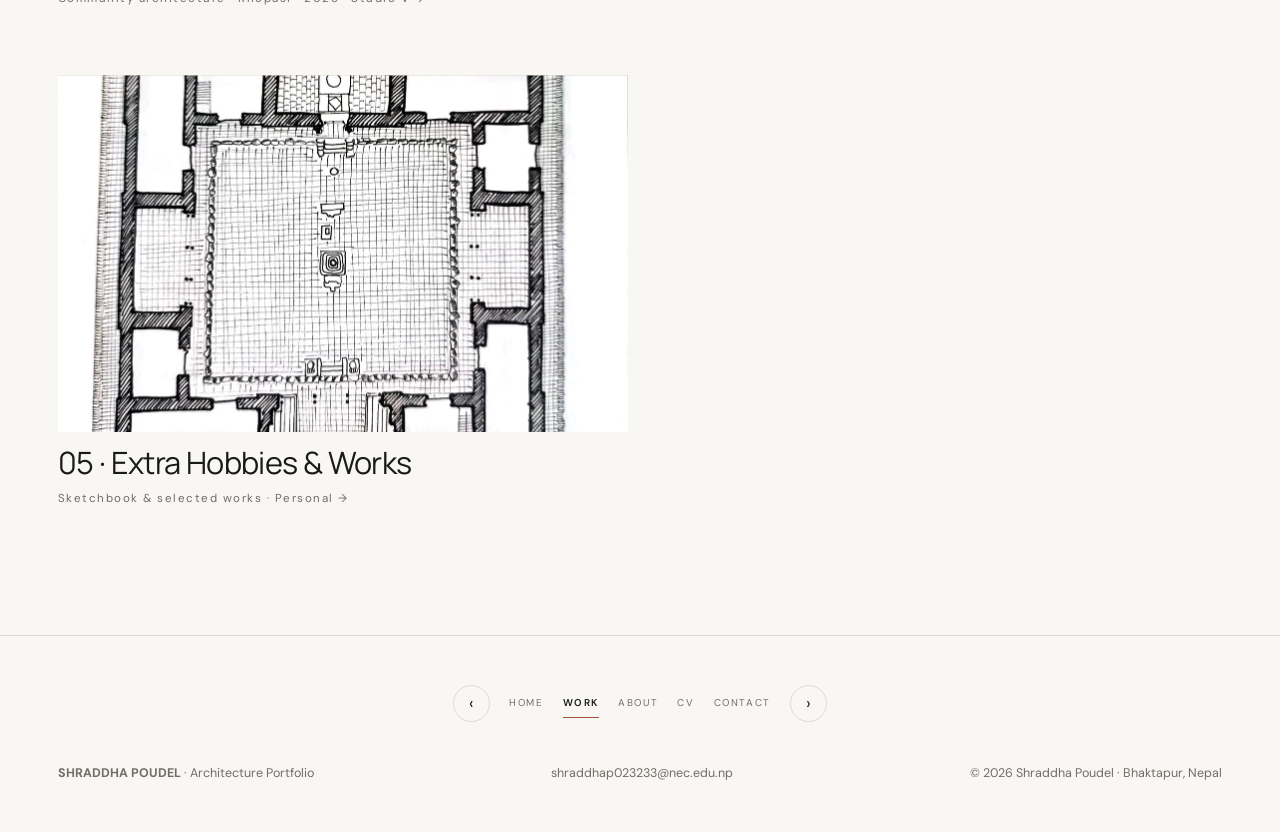
<file: work.html>
<!DOCTYPE html>
<html lang="en">
<head>
<meta charset="UTF-8">
<meta name="viewport" content="width=device-width, initial-scale=1">
<title>Work · Shraddha Poudel, Architecture Portfolio</title>
<meta name="description" content="Selected architectural work by Shraddha Poudel: a cafe in the Kathmandu Valley, a pre-primary school in Bhaktapur, a rural community centre in Khopasi, interior work and personal sketches.">
<meta property="og:type" content="website">
<meta property="og:title" content="Work · Shraddha Poudel, Architecture Portfolio">
<meta property="og:description" content="Commercial, educational and community architecture projects by an architecture student in Kathmandu.">
<meta property="og:image" content="https://shraddhapoudel.github.io/Shraddha-Portfolio/02_Himal_Cafe/01_Cover.jpg">
<meta name="theme-color" content="#f8f7f4">
<link rel="icon" type="image/svg+xml" href="favicon.svg">
<link rel="preconnect" href="https://fonts.googleapis.com">
<link rel="preconnect" href="https://fonts.gstatic.com" crossorigin>
<link href="https://fonts.googleapis.com/css2?family=DM+Sans:wght@300;400;500&family=Manrope:wght@300;400;500&display=swap" rel="stylesheet">
<link rel="stylesheet" href="css/styles.css">
<script defer data-domain="shraddhapoudel.github.io" src="https://plausible.io/js/script.js"></script>
</head>
<body>
<a class="skip-link" href="#main">Skip to content</a>

<header class="site-header">
  <div class="header-inner">
    <a class="wordmark" href="index.html" aria-label="Shraddha Poudel home">
      <span class="mark">SP</span><span class="full">SHRADDHA POUDEL</span>
    </a>
    <button class="menu-toggle" id="menuToggle" aria-label="Open navigation" aria-expanded="false"><span></span><span></span></button>
    <nav class="main-nav" id="nav" aria-label="Primary navigation">
      <a href="index.html">HOME</a>
      <a href="work.html" aria-current="page">WORK</a>
      <a href="about.html">ABOUT</a>
      <a href="cv.html">CV</a>
      <a href="contact.html">CONTACT</a>
    </nav>
  </div>
</header>

<main id="main">
  <section class="page-hero">
    <svg class="hero-art" viewBox="0 0 460 330" aria-hidden="true" focusable="false">
      <g fill="none" stroke="#1a1a1a" stroke-width="1.3">
        <!-- tracing sheet with construction grid -->
        <path d="M230 106 h218 v192 h-218 Z" stroke-opacity="0.22" stroke-width="1.6"/>
        <path d="M230 132 h218 M230 158 h218 M230 184 h218 M230 210 h218 M230 236 h218" stroke-opacity="0.05" stroke-width="1"/>
        <path d="M258 106 v192 M286 106 v192 M314 106 v192 M342 106 v192 M370 106 v192 M398 106 v192" stroke-opacity="0.05" stroke-width="1"/>
        <path d="M230 106 L448 296" stroke-opacity="0.07"/>
        <!-- cafe elevation, ridgeline roof -->
        <path d="M288 186 L338 154 L388 186" stroke-opacity="0.38" stroke-width="1.7"/>
        <path d="M288 186 h100 v76 h-100 Z" stroke-opacity="0.32" stroke-width="1.5"/>
        <path d="M338 154 v-20" stroke-opacity="0.12" stroke-dasharray="3 4"/>
        <path d="M338 154 L302 120 M338 154 L374 120" stroke-opacity="0.08" stroke-dasharray="5 6"/>
        <path d="M288 186 l-10 4 v-56 l10 6 M388 186 l10 4 v-56 l-10 6" stroke-opacity="0.15"/>
        <path d="M310 172 v-34 M366 172 v-34" stroke-opacity="0.1"/>
        <path d="M302 210 v28 h24 v-28 M330 210 v28 h24 v-28" stroke-opacity="0.26"/>
        <path d="M302 224 h24 M330 224 h24" stroke-opacity="0.12"/>
        <path d="M326 238 v22" stroke-opacity="0.2"/>
        <path d="M286 264 h104 M284 268 h108 M282 272 h112 M280 276 h116" stroke-opacity="0.08" stroke-width="1"/>
        <!-- dimension line and section mark -->
        <path d="M300 300 h76 M288 300 h12 M376 300 h12" stroke-opacity="0.22" stroke-width="1.1"/>
        <path d="M300 296 v8 M376 296 v8" stroke-opacity="0.22" stroke-width="1.1"/>
        <path d="M300 300 l4 2 l-4 2 M376 300 l-4 2 l4 2" stroke-opacity="0.22" stroke-width="1.1"/>
        <circle cx="284" cy="140" r="8" stroke-opacity="0.2" stroke-width="1.1"/>
        <path d="M284 136 v8 M280 140 h8" stroke-opacity="0.2" stroke-width="1.1"/>
        <!-- drafting compass on the sheet -->
        <circle cx="388" cy="130" r="20" stroke-opacity="0.26" stroke-width="1.4"/>
        <circle cx="388" cy="130" r="13" stroke-opacity="0.1"/>
        <path d="M388 110 v40 M368 130 h40" stroke-opacity="0.12" stroke-width="1" stroke-dasharray="2 4"/>
        <g class="art-swing">
          <path d="M388 130 L374 115 M388 130 L402 115" stroke-opacity="0.4" stroke-width="1.5"/>
          <circle cx="388" cy="130" r="2.6" stroke-opacity="0.55"/>
        </g>
        <!-- drafting triangle -->
        <path d="M170 140 L170 284 L240 284 Z" stroke-opacity="0.3" stroke-width="1.5"/>
        <path d="M176 146 L176 278 L232 278 Z" stroke-opacity="0.1" stroke-width="1.1"/>
        <path d="M170 140 L240 284" stroke-opacity="0.2" stroke-width="1.6" stroke-dasharray="1 5"/>
      </g>
      <g fill="none" stroke="#a64f3c" stroke-width="1.2">
        <path d="M120 96 L158 62 L196 96 L234 68 L272 96" stroke-opacity="0.5"/>
        <path d="M146 88 q12 9 24 0 M222 80 q12 9 24 0" stroke-opacity="0.16"/>
        <circle cx="84" cy="84" r="12" stroke-opacity="0.5" fill="#a64f3c" fill-opacity="0.05"/>
        <path d="M84 72 v-6 M84 96 v6 M72 84 h-6 M96 84 h6" stroke-opacity="0.18"/>
        <circle class="art-pulse" cx="102" cy="70" r="2" fill="#a64f3c" stroke="none" opacity="0.6"/>
        <circle class="art-pulse" cx="212" cy="266" r="1.8" fill="#a64f3c" stroke="none" opacity="0.5" style="animation-delay:1.7s"/>
        <circle class="art-pulse" cx="356" cy="90" r="1.7" fill="#a64f3c" stroke="none" opacity="0.5" style="animation-delay:2.6s"/>
        <circle class="art-pulse" cx="440" cy="116" r="1.9" fill="#a64f3c" stroke="none" opacity="0.55" style="animation-delay:.9s"/>
      </g>
    </svg>
    <div class="wrap">
      <p class="eyebrow">Selected Work · 2024 to 2026</p>
      <h1 class="display"><span>WORK</span></h1>
      <p class="lead">Five bodies of work: two institutions, a cafe, a rural community centre, interior portfolios and a personal sketchbook. Each started from a single idea and was carried through drawings, plans and visualisations.</p>
    </div>
  </section>

  <section class="section">
    <div class="wrap">
      <div class="work-grid">
        <article class="work-tile reveal">
          <figure><a class="tile-link" href="project-himal.html"><img src="02_Himal_Cafe/01_Cover.jpg" data-reveal width="1761" height="711" alt="Himal Cafe and Bakery, a cafe shaped by Himalayan ridgelines" loading="lazy"></a></figure>
          <h2><a href="project-himal.html">01 · Himal Cafe &amp; Bakery</a></h2>
          <p class="meta">Commercial · Kathmandu Valley · 2024 · Studio IV →</p>
        </article>

        <article class="work-tile reveal" id="educational">
          <figure><a class="tile-link" href="project-nyano.html"><img src="01_Nyano_School/01_Cover.jpg" data-reveal width="2170" height="725" alt="Nyano Learning School, a protective pre-primary school in Bhaktapur" loading="lazy"></a></figure>
          <h2><a href="project-nyano.html">02 · Nyano Learning School</a></h2>
          <p class="meta">Educational architecture · Bhaktapur · 2026 · Studio VI →</p>
        </article>

        <article class="work-tile reveal" id="community">
          <figure><a class="tile-link" href="project-sahara.html"><img src="03_Sahara_community_center/01_Cover.jpg" data-reveal width="4000" height="2829" alt="Sahara Khopasi Rural Community Centre, a circle of care in rural Nepal" loading="lazy"></a></figure>
          <h2><a href="project-sahara.html">03 · साहारा · Khopasi Rural Community Centre</a></h2>
          <p class="meta">Community architecture · Khopasi · 2025 · Studio V →</p>
        </article>

        <article class="work-tile reveal">
          <figure><a class="tile-link" href="project-interior.html"><img src="04_Interior_Work/01_Cover.jpg" data-reveal width="724" height="921" alt="Interior Work, cover of the interior design portfolio" loading="lazy"></a></figure>
          <h2><a href="project-interior.html">04 · Interior Work</a></h2>
          <p class="meta">Interior &amp; academic work · Kathmandu Valley · 2024 · Studio IV →</p>
        </article>

        <article class="work-tile reveal" id="drawing">
          <figure><a class="tile-link" href="project-hobbies.html"><img src="05_Extra_Hobbies_and_work/01_Cover.jpg" data-reveal width="1143" height="1280" alt="Extra Hobbies and Works, hand rendering, painting and sketching" loading="lazy"></a></figure>
          <h2><a href="project-hobbies.html">05 · Extra Hobbies &amp; Works</a></h2>
          <p class="meta">Sketchbook &amp; selected works · Personal →</p>
        </article>
      </div>
    </div>
  </section>
</main>

<footer class="site-footer">
  <nav class="page-loop" aria-label="Page navigation">
    <a class="loop-arrow" href="index.html" aria-label="Previous page: Home">‹</a>
    <a class="loop-dot" href="index.html" aria-label="Home">Home</a>
    <a class="loop-dot is-current" href="work.html" aria-label="Work">Work</a>
    <a class="loop-dot" href="about.html" aria-label="About">About</a>
    <a class="loop-dot" href="cv.html" aria-label="Curriculum Vitae">CV</a>
    <a class="loop-dot" href="contact.html" aria-label="Contact">Contact</a>
    <a class="loop-arrow" href="about.html" aria-label="Next page: About">›</a>
  </nav>
  <div class="footer-inner">
    <div><strong>SHRADDHA POUDEL</strong> · Architecture Portfolio</div>
    <div><a href="mailto:shraddhap023233@nec.edu.np">shraddhap023233@nec.edu.np</a></div>
    <div>© <span id="year"></span> Shraddha Poudel · Bhaktapur, Nepal</div>
  </div>
</footer>

<div class="lightbox" id="lightbox" aria-hidden="true">
  <div class="lb-toolbar">
    <span class="cap" id="lbCaption"></span>
    <span class="lb-count" id="lbCount"></span>
    <span class="lb-tools">
      <button id="lbZoomOut" aria-label="Zoom out">−</button>
      <button id="lbZoomReset" aria-label="Reset zoom">1:1</button>
      <button id="lbZoomIn" aria-label="Zoom in">+</button>
      <button id="lbFull" aria-label="Toggle fullscreen">Full Screen</button>
      <button id="lbClose" aria-label="Close">✕</button>
    </span>
  </div>
  <div class="lb-stage">
    <button class="lb-nav prev" id="lbPrev" aria-label="Previous image">‹</button>
    <img id="lbImage" alt="">
    <button class="lb-nav next" id="lbNext" aria-label="Next image">›</button>
    <p class="lb-hint">scroll or pinch to zoom · drag to pan</p>
  </div>
</div>

<script>
  document.getElementById("year").textContent = new Date().getFullYear();
</script>
<script src="js/lenis.min.js"></script>
<script src="js/main.js"></script>
</body>
</html>
</file>
<file: css/styles.css>
﻿/* ============================================================
   Shraddha Poudel · Architecture Portfolio
   Multi-page static site · editorial monograph style
   Paper #f8f7f4 · Ink #1a1a1a · Accent #a64f3c
   ============================================================ */

:root {
  --paper: #f8f7f4;
  --ink: #1a1a1a;
  --muted: #6f6d66;
  --line: #dcd9d1;
  --accent: #a64f3c;
  --sans: 'DM Sans', system-ui, sans-serif;
  --display: 'Manrope', system-ui, sans-serif;
  --pad: clamp(1.25rem, 4.5vw, 4.5rem);
}

* { box-sizing: border-box; }
html { scroll-behavior: smooth; overflow-x: clip; }

body {
  margin: 0;
  overflow-x: clip;
  background: var(--paper);
  color: var(--ink);
  font-family: var(--sans);
  font-size: 17px;
  line-height: 1.6;
  -webkit-font-smoothing: antialiased;
  animation: pageIn .5s ease both;
}

a { color: inherit; text-decoration: none; }
img { display: block; max-width: 100%; height: auto; }
button { font: inherit; color: inherit; }

::selection { background: var(--accent); color: var(--paper); }

h1, h2, h3 { font-family: var(--display); font-weight: 400; margin: 0; }

.skip-link {
  position: absolute; left: -999px; top: 0;
  background: var(--ink); color: var(--paper);
  padding: .6rem 1rem; z-index: 200;
}
.skip-link:focus { left: 0; }

.eyebrow {
  font-size: .72rem; letter-spacing: .18em; text-transform: uppercase;
  color: var(--muted);
  display: flex; gap: .8rem; align-items: center;
}
.eyebrow::before { content: ""; width: 24px; height: 1px; background: var(--accent); }

.label {
  font-size: .7rem; letter-spacing: .16em; text-transform: uppercase;
  color: var(--muted);
  margin: 0 0 1.1rem;
}

.display {
  font-family: var(--display);
  font-size: clamp(2.6rem, 8vw, 7rem);
  font-weight: 300;
  line-height: 1;
  letter-spacing: -.04em;
  margin: 0 0 1.6rem;
}
.display span { display: block; }

.lead {
  font-size: clamp(1.2rem, 2.2vw, 1.9rem);
  font-weight: 300;
  line-height: 1.4;
  margin: 0;
  max-width: 36em;
}

/* ---------- header / nav ---------- */
.site-header {
  position: sticky; top: 0; z-index: 40;
  background: rgba(248,247,244,.9);
  backdrop-filter: blur(12px);
  border-bottom: 1px solid var(--line);
}
.header-inner {
  max-width: 1600px; margin: 0 auto;
  padding: 0 var(--pad);
  height: 74px;
  display: flex; align-items: center; justify-content: space-between;
  gap: 2rem;
}
.wordmark {
  display: flex; align-items: center; gap: .9rem;
  font-size: .72rem; letter-spacing: .16em; font-weight: 600;
}
.wordmark .mark {
  border: 1px solid var(--ink);
  padding: .4rem .44rem; line-height: 1;
  transition: background .35s, color .35s;
}
.wordmark:hover .mark { background: var(--ink); color: var(--paper); }
.wordmark .full { display: none; }
@media (min-width: 720px) { .wordmark .full { display: inline; } }

.main-nav { display: flex; gap: clamp(1.2rem, 3vw, 2.6rem); }
.main-nav a {
  font-size: .72rem; letter-spacing: .16em;
  padding: .4rem 0;
  position: relative;
}
.main-nav a::after {
  content: ""; position: absolute; left: 0; right: 100%; bottom: -2px;
  height: 1px; background: var(--accent); transition: right .5s cubic-bezier(.22,.61,.36,1);
}
.main-nav a:hover::after, .main-nav a[aria-current="page"]::after { right: 0; }

.menu-toggle {
  display: none;
  background: none; border: 0;
  width: 42px; height: 42px; padding: 0; cursor: pointer;
}
.menu-toggle span {
  display: block; width: 24px; height: 1px;
  background: var(--ink); margin: 6px auto;
  transition: transform .3s, opacity .3s;
}
.menu-toggle.open span:nth-child(1) { transform: translateY(3.5px) rotate(45deg); }
.menu-toggle.open span:nth-child(2) { transform: translateY(-3.5px) rotate(-45deg); }

@media (max-width: 760px) {
  .menu-toggle { display: block; }
  .main-nav {
    position: fixed; inset: 74px 0 auto 0;
    flex-direction: column; gap: 0;
    background: var(--paper);
    border-bottom: 1px solid var(--line);
    padding: 0 var(--pad);
    transform: translateY(-120%);
    transition: transform .45s cubic-bezier(.22,.61,.36,1);
  }
  .main-nav.open { transform: none; }
  .main-nav a { padding: 1rem 0; border-top: 1px solid var(--line); }
}

/* ---------- layout helpers ---------- */
.wrap { max-width: 1600px; margin: 0 auto; padding: 0 var(--pad); }
.section { padding: clamp(4rem, 9vw, 8rem) 0; }
.section-tight { padding: clamp(2.5rem, 6vw, 5rem) 0; }

main { min-height: 60vh; }

/* ---------- home hero ---------- */
.hero-home {
  display: grid;
  grid-template-columns: minmax(0, 1.1fr) minmax(0, .9fr);
  gap: clamp(2rem, 5vw, 6rem);
  align-items: end;
  padding: clamp(4rem, 8vw, 7rem) 0 clamp(2rem, 4vw, 3.5rem);
}
.hero-home > * { min-width: 0; }
.hero-home .hero-visual { position: relative; overflow: hidden; background: #ddd7cb; display: flex; align-items: center; justify-content: center; }
.portrait-zoom { width: 100%; display: flex; align-items: center; justify-content: center; }
.portrait-in { animation: portraitIn .7s ease-out .18s both; }
@keyframes portraitIn { from { opacity: 0; transform: scale(1.05); } to { opacity: 1; transform: none; } }
.hero-home .hero-visual img {
  width: 100%; height: min(64vh, 700px); object-fit: contain;
  filter: saturate(.78);
}
@media (hover: hover) {
  .hero-home .hero-visual img { transition: filter .5s ease, transform .4s ease-out; }
  .hero-home .hero-visual:hover img { transform: scale(1.05); filter: saturate(1) contrast(1.02); }
}
.hero-home .hero-visual::after {
  content: ""; position: absolute; inset: 14px; z-index: 2; pointer-events: none;
  border: 1px solid rgba(166, 79, 60, .55);
  opacity: 0;
  animation: frameIn .9s ease-out .6s forwards, framePulse 4.5s ease-in-out 1.9s infinite;
}
@keyframes frameIn { from { opacity: 0; transform: scale(.99); } to { opacity: .9; transform: none; } }
@keyframes framePulse { 0%, 100% { opacity: .5; } 50% { opacity: 1; } }
.hero-home .hero-visual figcaption {
  position: absolute; left: 1rem; bottom: 1rem;
  background: var(--paper); padding: .5rem .75rem;
  font-size: .66rem; letter-spacing: .14em; color: var(--ink);
  z-index: 3;
  animation: rise .8s ease-out .85s both;
}
.hero-facts {
  margin-top: 2.2rem;
  display: flex; flex-wrap: wrap; gap: .7rem 1rem;
  list-style: none; padding: 0;
}
.tag-pill {
  display: inline-flex; align-items: center; gap: .5rem;
  padding: .5rem .95rem;
  border: 1px solid var(--line); border-radius: 999px;
  color: var(--ink);
  font-size: .74rem; letter-spacing: .1em; text-transform: uppercase;
  transition: border-color .35s, background .35s, color .35s, transform .35s;
}
.tag-pill::before { content: "·"; color: var(--accent); }
.tag-pill:hover, .tag-pill:focus-visible {
  border-color: var(--accent); background: var(--ink); color: var(--paper);
  transform: translateY(-2px);
}
.tag-pill:focus-visible { outline: 2px solid var(--accent); outline-offset: 2px; }
.avail {
  display: inline-flex; align-items: center; gap: .6rem;
  margin-top: 1.7rem;
  font-size: .76rem; letter-spacing: .13em; text-transform: uppercase;
  color: var(--ink); border-bottom: 1px solid var(--line); padding-bottom: .3rem;
}
.avail-dot {
  width: 8px; height: 8px; border-radius: 50%;
  background: var(--accent);
  animation: availPulse 2.4s ease-in-out infinite;
}
@keyframes availPulse {
  0%   { box-shadow: 0 0 0 0 rgba(166, 79, 60, .4); }
  60%  { box-shadow: 0 0 0 9px rgba(166, 79, 60, 0); }
  100% { box-shadow: 0 0 0 0 rgba(166, 79, 60, 0); }
}
.hero-scroll {
  grid-column: 1 / -1; justify-self: center;
  display: flex; flex-direction: column; align-items: center; gap: .55rem;
  margin-top: clamp(2rem, 4vw, 3rem);
  text-transform: uppercase; font-size: .62rem; letter-spacing: .22em;
  color: var(--muted); transition: color .3s;
}
.hero-scroll:hover { color: var(--ink); }
.scroll-line { position: relative; width: 1px; height: 42px; background: var(--line); overflow: hidden; }
.scroll-dot { position: absolute; left: 0; top: 0; width: 1px; height: 13px; background: var(--accent); animation: scrollDot 2s cubic-bezier(.4, 0, .2, 1) infinite; }
@keyframes scrollDot {
  0%   { transform: translateY(-13px); opacity: 0; }
  35%  { opacity: 1; }
  100% { transform: translateY(42px); opacity: 0; }
}
#statement, .work-tile[id] { scroll-margin-top: 100px; }
.hash-highlight { animation: hashFlash 1.9s ease; }
@keyframes hashFlash { 0%, 55% { box-shadow: 0 0 0 3px var(--accent); } 100% { box-shadow: 0 0 0 3px transparent; } }
@media (max-width: 900px) {
  .hero-home { grid-template-columns: 1fr; }
  .hero-home .hero-visual img { height: 52vh; }
}

/* ---------- statement band ---------- */
.statement {
  border-top: 1px solid var(--line);
  border-bottom: 1px solid var(--line);
}

/* ---------- project cards ---------- */
.project-index { display: grid; gap: clamp(4rem, 8vw, 7rem); }
.project-card {
  display: grid;
  grid-template-columns: 1.35fr .65fr;
  gap: clamp(2rem, 5vw, 5rem);
  align-items: end;
}
.project-card:nth-child(even) { grid-template-columns: .65fr 1.35fr; }
.project-card:nth-child(even) .card-figure { order: 2; }
.card-figure { margin: 0; overflow: hidden; background: #ddd7cb; }
.card-figure a, .work-tile .tile-link { display: block; }
.card-figure img {
  width: 100%; aspect-ratio: 16 / 10; object-fit: cover;
  transition: transform .9s cubic-bezier(.22,.61,.36,1);
}
.project-card:hover .card-figure img { transform: scale(1.05); }
.card-copy .card-no { font-size: .68rem; letter-spacing: .16em; color: var(--accent); }
.card-copy h2 {
  font-size: clamp(1.8rem, 3.6vw, 3.4rem);
  line-height: 1.02; letter-spacing: -.03em;
  margin: .6rem 0 .8rem;
}
.card-copy .card-thumb {
  display: flex; gap: 1.2rem; align-items: center;
  font-size: .74rem; letter-spacing: .14em; color: var(--muted);
}
.card-copy > p { max-width: 46ch; margin: .9rem 0 0; color: #3c3a36; }
.arrow-link {
  display: inline-flex; align-items: center; gap: 1.4rem;
  margin-top: 1.6rem;
  font-size: .72rem; letter-spacing: .15em;
  border-bottom: 1px solid var(--ink); padding-bottom: .3rem;
}
.arrow-link span { transition: transform .45s cubic-bezier(.22,.61,.36,1); }
.arrow-link:hover span { transform: translateX(8px); }
@media (max-width: 820px) {
  .project-card, .project-card:nth-child(even) { grid-template-columns: 1fr; }
  .project-card:nth-child(even) .card-figure { order: 0; }
}

/* ---------- page heroes (work/about/cv/contact/project) ---------- */
.page-hero {
  position: relative; overflow: hidden;
  padding: clamp(4rem, 9vw, 7rem) 0 clamp(2rem, 4vw, 3.5rem);
  border-bottom: 1px solid var(--line);
}
.page-hero .display { max-width: 22ch; }
.page-hero .wrap { position: relative; z-index: 1; }

/* ---------- hero art: atelier line-work (work/about/cv/contact) ---------- */
.hero-art {
  position: absolute; right: clamp(1rem, 6vw, 6rem); top: 50%;
  transform: translateY(-50%);
  width: clamp(230px, 28vw, 420px); height: auto;
  pointer-events: none; z-index: 0;
  animation: artFadeIn 1.1s ease .1s backwards, artDrift 26s ease-in-out 1.4s infinite alternate;
}
@keyframes artFadeIn { from { opacity: 0; } to { opacity: 1; } }
@keyframes artDrift {
  from { transform: translateY(-50%) translateX(-10px) rotate(-.7deg); }
  to   { transform: translateY(-50%) translateX(10px) rotate(.7deg); }
}
/* living details inside the art */
.hero-art .art-swing { transform-box: fill-box; transform-origin: center; animation: artSwing 9s ease-in-out infinite alternate; }
.hero-art .art-spin  { transform-box: fill-box; transform-origin: center; animation: artSpin 80s linear infinite; }
.hero-art .art-route { stroke-dasharray: 4 7; stroke-dashoffset: 260; animation: artDraw 7s ease-in-out 1.6s infinite; }
.hero-art .art-pulse { transform-box: fill-box; transform-origin: center; animation: artPulse 5.5s ease-in-out infinite; }
@keyframes artSwing { from { transform: rotate(-16deg); } to { transform: rotate(16deg); } }
@keyframes artSpin  { from { transform: rotate(0deg); } to { transform: rotate(360deg); } }
@keyframes artDraw {
  0%   { stroke-dashoffset: 260; opacity: .2; }
  35%  { stroke-dashoffset: 0;   opacity: .6; }
  80%  { stroke-dashoffset: 0;   opacity: .6; }
  100% { stroke-dashoffset: 260; opacity: .2; }
}
@keyframes artPulse { 0%, 100% { opacity: .25; transform: scale(.8); } 50% { opacity: .85; transform: scale(1.2); } }
@media (max-width: 900px) { .hero-art { opacity: .5; width: 210px; right: 1.2rem; } }
@media (max-width: 640px) { .hero-art { display: none; } }

/* buttery entrance */
@keyframes rise {
  from { opacity: 0; transform: translateY(24px); }
  to   { opacity: 1; transform: none; }
}
@keyframes pageIn { from { opacity: 0; } to { opacity: 1; } }
.page-hero .eyebrow, .hero-home .eyebrow { animation: rise .75s cubic-bezier(.22,.61,.36,1) both; }
.page-hero .display, .hero-home .display { animation: rise .9s cubic-bezier(.22,.61,.36,1) .1s both; }
.page-hero .lead, .hero-home .lead { animation: rise .9s cubic-bezier(.22,.61,.36,1) .24s both; }
.hero-home .hero-facts { animation: rise .9s cubic-bezier(.22,.61,.36,1) .38s both; }
.hero-home .avail { animation: rise .9s cubic-bezier(.22,.61,.36,1) .52s both; }
.hero-home .hero-scroll { animation: rise .9s cubic-bezier(.22,.61,.36,1) .68s both; }

/* hero portrait movement is handled by a scroll-linked zoom in js/main.js */

/* ---------- work index grid ---------- */
.work-grid {
  display: grid;
  grid-template-columns: repeat(12, 1fr);
  gap: 3.5rem 1.5rem;
}
.work-tile { grid-column: span 6; margin: 0; }
.work-tile figure { margin: 0; overflow: hidden; background: #ddd7cb; }
.work-tile img { width: 100%; aspect-ratio: 16 / 10; object-fit: cover; transition: transform .9s cubic-bezier(.22,.61,.36,1); }
.work-tile:hover img { transform: scale(1.05); }
.work-tile h2 {
  font-size: clamp(1.3rem, 2.4vw, 2rem);
  line-height: 1.05; letter-spacing: -.02em; margin: .9rem 0 .3rem;
}
.work-tile h2 a { transition: color .35s; }
.work-tile h2 a:hover { color: var(--accent); }
.work-tile .meta { font-size: .72rem; letter-spacing: .13em; color: var(--muted); }
@media (max-width: 820px) { .work-tile { grid-column: span 12; } }

/* ---------- project page ---------- */
.project-hero {
  padding: clamp(4rem, 9vw, 7rem) 0 1rem;
  border-bottom: 1px solid var(--line);
}
.project-hero .meta-line {
  margin-top: 1.6rem;
  font-size: .78rem; letter-spacing: .16em; text-transform: uppercase; color: var(--muted);
}
.project-hero .meta-line strong { color: var(--ink); font-weight: 500; }

.meta-block {
  display: grid;
  grid-template-columns: repeat(auto-fit, minmax(170px, 1fr));
  gap: 1px;
  background: var(--line);
  border: 1px solid var(--line);
  margin: clamp(2rem, 5vw, 4rem) 0 0;
}
.meta-cell { background: var(--paper); padding: 1.1rem 1.2rem; }
.meta-cell dt { font-size: .62rem; letter-spacing: .16em; text-transform: uppercase; color: var(--muted); margin-bottom: .35rem; }
.meta-cell dd { margin: 0; font-size: .92rem; }

.project-intro {
  display: grid;
  grid-template-columns: .9fr 1.1fr;
  gap: clamp(2.5rem, 7vw, 7rem);
  align-items: start;
  padding: clamp(3rem, 7vw, 6rem) 0 0;
}
.project-intro .brief h3 { font-size: 1.15rem; margin: 0 0 .6rem; letter-spacing: .01em; }
.project-intro .brief p { max-width: 58ch; }
@media (max-width: 820px) { .project-intro { grid-template-columns: 1fr; } }

.figure { margin: 0 0 clamp(3.5rem, 7vw, 6rem); }
.figure img { width: 100%; background: #e5e1d7; cursor: zoom-in; transition: transform .8s cubic-bezier(.22,.61,.36,1); }
.figure:hover img { transform: scale(1.006); }
/* tall portrait figures fit a laptop viewport at once; the full-resolution file is untouched */
@media (min-width: 900px) {
  .figure > img,
  .slide-face > img {
    max-height: 70vh;
    width: auto;
    max-width: 100%;
    display: block;
    margin-inline: auto;
  }
}

/* dual-face drawing: a figure whose back slides in behind the front */
.slide-pair { display: grid; position: relative; }
.slide-face {
  grid-area: 1 / 1; margin: 0; position: relative;
  transition: transform .55s cubic-bezier(.22,.61,.36,1), opacity .4s ease, visibility 0s linear .55s;
}
.slide-face + .slide-face {
  transform: translateX(104%); opacity: 0; visibility: hidden; pointer-events: none;
  transition: transform .55s cubic-bezier(.22,.61,.36,1), opacity .4s ease, visibility 0s linear .55s;
}
.slide-pair.show-back .slide-face:first-child {
  transform: translateX(-104%); opacity: 0; visibility: hidden; pointer-events: none;
}
.slide-pair.show-back .slide-face + .slide-face {
  transform: translateX(0); opacity: 1; visibility: visible; pointer-events: auto;
  transition: transform .55s cubic-bezier(.22,.61,.36,1), opacity .4s ease, visibility 0s;
}
.slide-btn {
  position: absolute; right: 1rem; bottom: 1rem; z-index: 3;
  width: 2.75rem; height: 2.75rem; border-radius: 50%;
  display: grid; place-items: center;
  border: 1px solid rgba(255,255,255,.75);
  background: rgba(20,20,18,.55);
  color: #fff; font-size: 1.35rem; line-height: 1; cursor: pointer;
  transition: background .25s ease, transform .25s ease;
}
.slide-btn:hover, .slide-btn:focus-visible { background: rgba(20,20,18,.82); transform: scale(1.07); outline: none; }
.slide-btn:focus-visible { box-shadow: 0 0 0 3px rgba(255,255,255,.55); }
.slide-counter {
  position: absolute; top: 1rem; right: 1rem; z-index: 3;
  font-size: .68rem; letter-spacing: .16em; text-transform: uppercase;
  color: #fff; background: rgba(20,20,18,.6);
  border: 1px solid rgba(255,255,255,.5);
  padding: .4rem .7rem; border-radius: 2rem;
  pointer-events: none;
}
.cad-title {
  position: absolute; top: 1rem; left: 1rem; z-index: 3;
  font-size: clamp(.72rem, 1.7vw, .9rem);
  font-weight: 500; letter-spacing: .2em; text-transform: uppercase;
  color: #23211d; background: rgba(255,255,255,.88);
  border-bottom: 2px solid #23211d;
  padding: .5rem .85rem .45rem;
  pointer-events: none;
}
.figure img.lb { cursor: zoom-in; }
.figure figcaption {
  display: flex; gap: 1.5rem; justify-content: space-between; align-items: baseline;
  flex-wrap: wrap;
  padding: .85rem 0;
  border-bottom: 1px solid var(--line);
  font-size: .8rem; color: var(--muted);
}
.figure figcaption strong { color: var(--ink); font-weight: 500; letter-spacing: .05em; }
.figure figcaption span { white-space: pre-line; max-width: 62ch; font-size: .95rem; line-height: 1.7; color: #3c3a36; }
.figure figcaption.art-title {
  display: block; border-bottom: none; width: 100%;
  padding: .75rem 0 0;
  font-size: .82rem; letter-spacing: .06em; font-weight: 500;
  color: var(--ink); text-align: center;
}
.fig-grid { display: grid; grid-template-columns: 1fr 1fr; gap: 0 2rem; }
@media (max-width: 820px) { .fig-grid { grid-template-columns: 1fr; } }

.role-block { background: #efece5; padding: clamp(1.6rem, 4vw, 3rem); margin-bottom: clamp(3.5rem, 7vw, 6rem); }
.role-block h3 { font-size: 1.1rem; margin-bottom: 1.2rem; letter-spacing: .02em; }
.role-block ul { margin: 0; padding-left: 1.1rem; }
.role-block li { margin: .5rem 0; }

.next-project {
  display: flex; justify-content: space-between; align-items: baseline;
  border-top: 1px solid var(--line);
  padding: 2.5rem 0 0;
  margin-top: clamp(3rem, 7vw, 6rem);
  gap: 2rem;
}
@media (max-width: 640px) { .next-project { flex-direction: column; align-items: flex-start; gap: 1rem; } }

/* ---------- about ---------- */
.about-grid {
  display: grid;
  grid-template-columns: .8fr 1.2fr;
  gap: clamp(2.5rem, 7vw, 7rem);
  align-items: start;
}
.about-portrait { margin: 0; background: #ddd7cb; }
.about-portrait img { width: 100%; aspect-ratio: 3 / 4; object-fit: cover; }
.about-copy .opening {
  font-family: var(--display);
  font-size: clamp(1.3rem, 2.4vw, 1.9rem);
  font-weight: 300; line-height: 1.35;
}
.about-copy p { max-width: 60ch; }
@media (max-width: 820px) { .about-grid { grid-template-columns: 1fr; } }

.skill-group { border-top: 1px solid var(--line); padding: 1.4rem 0; }
.skill-group h3 { font-size: .72rem; letter-spacing: .16em; text-transform: uppercase; color: var(--muted); margin-bottom: .9rem; }
.skill-group ul { list-style: none; margin: 0; padding: 0; display: flex; flex-wrap: wrap; gap: .7rem; }
.skill-group li {
  border: 1px solid var(--line); padding: .5rem .85rem;
  font-size: .86rem;
  transition: border-color .3s, background .3s, transform .35s cubic-bezier(.22,.61,.36,1);
}
.skill-group li:hover { border-color: var(--ink); background: #f1efe9; transform: translateY(-2px); }
.skill-group li span { color: var(--muted); font-size: .72rem; margin-left: .3rem; }

/* ---------- cv ---------- */
.cv-grid { display: grid; grid-template-columns: .32fr 1.68fr; gap: clamp(2.5rem, 8vw, 8rem); align-items: start; }
.cv-aside { position: sticky; top: 110px; display: grid; gap: 1rem; }
.cv-block { border-top: 1px solid var(--line); padding: 1.5rem 0; }
.cv-block h2 { font-size: .78rem; letter-spacing: .18em; text-transform: uppercase; color: var(--muted); margin-bottom: 1rem; }
.cv-block .item { margin: 0 0 1.1rem; }
.cv-block .item h3 { font-size: 1.02rem; }
.cv-block .item .who { font-size: .78rem; letter-spacing: .08em; color: var(--muted); margin: .15rem 0 .5rem; }
.cv-block .item p { margin: .2rem 0; }
.cv-block ul { margin: .3rem 0 0; padding-left: 1.1rem; }
.cv-block li { margin: .25rem 0; }
@media (max-width: 820px) { .cv-grid { grid-template-columns: 1fr; } .cv-aside { position: static; } }

.btn {
  display: inline-flex; align-items: center; gap: .8rem;
  border: 1px solid var(--ink);
  padding: .9rem 1.15rem;
  font-size: .72rem; letter-spacing: .14em;
  transition: background .35s, color .35s, transform .35s cubic-bezier(.22,.61,.36,1);
  justify-self: start;
}
.btn:hover { background: var(--ink); color: var(--paper); transform: translateY(-2px); }

/* ---------- contact ---------- */
.contact-grid {
  display: grid;
  grid-template-columns: 1fr 1fr;
  gap: clamp(2.5rem, 8vw, 8rem);
}
.contact-list { list-style: none; margin: 0; padding: 0; }
.contact-list li {
  display: flex; justify-content: space-between; gap: 2rem;
  padding: 1.1rem 0;
  border-bottom: 1px solid var(--line);
}
.contact-list li .k { font-size: .68rem; letter-spacing: .16em; color: var(--muted); }
.contact-list li a:hover { color: var(--accent); }
.contact-list li .v { text-align: right; }
.btn-row { display: flex; gap: 1rem; flex-wrap: wrap; margin-top: 2rem; }
@media (max-width: 820px) { .contact-grid { grid-template-columns: 1fr; } }

/* ---------- 404 ---------- */
.notfound { min-height: 60vh; display: grid; place-items: center; text-align: center; padding: var(--pad); }
.notfound h1 { font-size: clamp(2.2rem, 6vw, 4.5rem); font-weight: 300; letter-spacing: -.04em; }

/* ---------- footer ---------- */
.site-footer { border-top: 1px solid var(--line); padding: 3rem var(--pad); }
.footer-inner {
  max-width: 1600px; margin: 0 auto;
  display: flex; justify-content: space-between; gap: 2rem; flex-wrap: wrap;
  font-size: .78rem; color: var(--muted);
}
.site-footer a:hover { color: var(--accent); }

/* ---------- footer loop pager (ring navigation, mobile-first) ---------- */
.page-loop {
  max-width: 1600px; margin: 0 auto 2.6rem;
  display: flex; align-items: center; justify-content: center; flex-wrap: wrap;
  gap: .1rem;
  animation: loopIn .9s cubic-bezier(.22,.61,.36,1) .35s backwards;
}
@keyframes loopIn { from { opacity: 0; transform: translateY(12px); } to { opacity: 1; transform: none; } }
.loop-arrow {
  display: grid; place-items: center;
  width: 2.3rem; height: 2.3rem; margin: 0 .55rem;
  border: 1px solid var(--line); border-radius: 50%;
  color: var(--ink); font-size: 1.05rem; line-height: 1;
  transition: border-color .35s ease, background .35s ease, color .35s ease, transform .4s cubic-bezier(.22,.61,.36,1);
}
.loop-arrow:hover, .loop-arrow:focus-visible {
  border-color: var(--ink); background: var(--ink); color: var(--paper);
  transform: translateX(-2px) scale(1.06);
}
.loop-arrow:last-child:hover, .loop-arrow:last-child:focus-visible { transform: translateX(2px) scale(1.06); }
.loop-dot {
  font-size: .62rem; letter-spacing: .16em; text-transform: uppercase;
  color: var(--muted); padding: .7rem .55rem; position: relative;
  transition: color .3s ease;
}
.loop-dot::after {
  content: ""; position: absolute; left: .55rem; right: .55rem; bottom: .28rem;
  height: 1px; background: var(--accent);
  transform: scaleX(0); transition: transform .45s cubic-bezier(.22,.61,.36,1);
}
.loop-dot:hover, .loop-dot:focus-visible { color: var(--ink); }
.loop-dot:hover::after, .loop-dot:focus-visible::after { transform: scaleX(1); }
.loop-dot.is-current { color: var(--ink); font-weight: 600; }
.loop-dot.is-current::after { transform: scaleX(1); }
@media (max-width: 520px) {
  .page-loop { gap: 0; margin-bottom: 2.2rem; }
  .loop-dot { padding: .6rem .42rem; letter-spacing: .12em; }
  .loop-arrow { width: 2rem; height: 2rem; margin: 0 .35rem; }
}

/* ---------- lightbox (full-screen with zoom) ---------- */
.lightbox {
  position: fixed; inset: 0; z-index: 100;
  background: rgba(20,20,18,.97);
  color: #fff;
  display: none;
  grid-template-rows: auto 1fr;
}
.lightbox:fullscreen, .lightbox:-webkit-full-screen { display: grid; background: #141412; }
.lightbox.open { display: grid; }
.lb-toolbar {
  display: flex; justify-content: space-between; align-items: center;
  flex-wrap: wrap; padding: .4rem 1rem; gap: .5rem 1rem;
  border-bottom: 1px solid #3a3a37;
  font-size: .74rem; letter-spacing: .1em;
}
.lb-toolbar .cap { max-width: 40%; overflow: hidden; text-overflow: ellipsis; white-space: nowrap; }
.lb-toolbar button, .lb-nav {
  border: 0; background: transparent; color: #fff;
  padding: .65rem .8rem; cursor: pointer;
}
.lb-toolbar button:hover, .lb-nav:hover { background: rgba(255,255,255,.1); }
.lb-tools { display: flex; align-items: center; gap: .2rem; }
.lb-tools button { font-size: .85rem; line-height: 1; padding: .45rem .55rem; }
.lb-tools #lbZoomReset { font-size: .62rem; letter-spacing: .04em; }
.lb-tools #lbFull { font-size: .6rem; letter-spacing: .07em; }
.lb-stage {
  position: relative; overflow: hidden;
  display: grid; place-items: center; padding: 1rem;
  cursor: grab; touch-action: none;
  user-select: none; -webkit-user-select: none;
}
.lb-stage.grabbing { cursor: grabbing; }
.lb-stage img {
  max-width: 90vw; max-height: 82vh; object-fit: contain;
  transform-origin: 0 0; will-change: transform;
  transition: transform .18s ease-out;
}
.lb-stage.no-anim img { transition: none; }
.lb-nav { position: absolute; top: 50%; transform: translateY(-50%); font-size: 1.7rem; z-index: 2; }
.lb-nav.prev { left: .6rem; } .lb-nav.next { right: .6rem; }
.lb-count { color: rgba(255,255,255,.5); font-size: .68rem; }
.lb-hint {
  position: absolute; left: 1rem; right: 1rem; bottom: .9rem;
  text-align: center; font-size: .66rem; letter-spacing: .09em; text-transform: uppercase;
  color: rgba(255,255,255,.62); pointer-events: none;
  opacity: 0; transition: opacity .45s ease;
}
.lightbox.hint-on .lb-hint { opacity: 1; }
.lightbox.open { animation: lbFade .3s ease both; }
.lightbox.open .lb-stage { animation: lbZoom .5s cubic-bezier(.22,.61,.36,1) both; }
@keyframes lbFade { from { opacity: 0; } to { opacity: 1; } }
@keyframes lbZoom { from { opacity: 0; transform: scale(.96); } to { opacity: 1; transform: none; } }

/* ---------- reveal (subtle) ---------- */
.reveal { opacity: 0; transform: translateY(26px); filter: blur(3px); transition: opacity .85s cubic-bezier(.22,.61,.36,1), transform .85s cubic-bezier(.22,.61,.36,1), filter .85s ease; }
.reveal.visible { opacity: 1; transform: none; filter: none; }
@media (prefers-reduced-motion: reduce) {
  html { scroll-behavior: auto; }
  body, .reveal, .hero-home .hero-copy > *, .hero-home .hero-visual, .hero-home .hero-visual img, .hero-home .hero-visual figcaption, .hero-home .hero-visual::after, .portrait-in, .hero-home .hero-scroll, .hero-scroll .scroll-dot, .avail-dot, .tag-pill, .hero-art, .hero-art *, .page-loop, .page-hero .wrap > * {
    animation: none !important; transition: none !important;
    opacity: 1; transform: none; filter: none;
    stroke-dashoffset: 0 !important;
  }
}
@media (prefers-reduced-motion: reduce) {
  .slide-face, .slide-btn { transition: none; }
}

/* ---------- home CTA popup ---------- */
.cta-popup {
  position: fixed; right: 1.4rem; bottom: 1.4rem; z-index: 60;
  width: min(320px, calc(100vw - 2.8rem));
  background: var(--paper);
  border: 1px solid var(--ink);
  padding: 1.5rem 1.5rem 1.4rem;
  box-shadow: 8px 8px 0 rgba(26, 26, 26, .08);
  opacity: 0; transform: translateY(14px); pointer-events: none;
  transition: opacity .45s ease, transform .55s cubic-bezier(.22,.61,.36,1);
}
.cta-popup.is-open { opacity: 1; transform: none; pointer-events: auto; }
.cta-close {
  position: absolute; top: .45rem; right: .7rem;
  border: 0; background: none; cursor: pointer;
  font-size: .85rem; line-height: 1; color: var(--muted);
}
.cta-close:hover { color: var(--ink); }
.cta-eyebrow { font-size: .62rem; letter-spacing: .18em; text-transform: uppercase; color: var(--accent); margin: 0 0 .5rem; }
.cta-title { font-size: 1.2rem; letter-spacing: -.01em; margin: 0 0 .4rem; }
.cta-text { font-size: .8rem; line-height: 1.6; color: var(--muted); margin: 0 0 1.1rem; }
.cta-row { display: flex; gap: .7rem; flex-wrap: wrap; margin-bottom: 1rem; }
.cta-btn {
  display: inline-block; padding: .55rem 1rem;
  background: var(--ink); color: var(--paper);
  border: 1px solid var(--ink);
  font-size: .66rem; letter-spacing: .14em; text-transform: uppercase;
}
.cta-btn:hover { background: var(--accent); border-color: var(--accent); }
.cta-btn.cta-ghost { background: var(--paper); color: var(--ink); }
.cta-btn.cta-ghost:hover { background: var(--ink); color: var(--paper); }
.cta-popup .arrow-link { margin-top: 0; font-size: .68rem; }
.cta-fab {
  position: fixed; right: 1.4rem; bottom: 1.4rem; z-index: 60;
  padding: .65rem 1.05rem;
  background: var(--paper); color: var(--ink);
  border: 1px solid var(--ink);
  font-size: .66rem; letter-spacing: .16em; text-transform: uppercase;
  box-shadow: 4px 4px 0 rgba(26, 26, 26, .08);
  opacity: 0; transform: translateY(8px); pointer-events: none;
  transition: opacity .4s ease, transform .45s cubic-bezier(.22,.61,.36,1);
}
.cta-fab.is-open { opacity: 1; transform: none; pointer-events: auto; }
.cta-fab:hover { background: var(--ink); color: var(--paper); }
@media (max-width: 520px) {
  .cta-popup, .cta-fab { right: 1rem; bottom: 1rem; }
}

/* ---------- print ---------- */
@media print {
  .site-header, .site-footer, .lightbox, .menu-toggle, .skip-link, .btn, .cv-aside .btn, .cta-popup, .cta-fab, .cta-close, .hero-art { display: none !important; }
  body { background: #fff; color: #000; font-size: 11pt; }
  .cv-grid { display: block; }
  .wrap, .section { padding: 0; max-width: 100%; }
  .page-hero { border: 0; padding: 0 0 1rem; }
  .cv-block { break-inside: avoid; }
  a { color: #000; text-decoration: none; }
}

/* ============================================================
   Motion and interaction layer
   page transitions, scroll progress, cover wipes, word reveals,
   cursor label, magnetic buttons
   ============================================================ */

/* page transitions: cross-document View Transitions where supported */
@view-transition { navigation: auto; }
::view-transition-old(root), ::view-transition-new(root) { animation-duration: .32s; animation-timing-function: ease; }
@media (prefers-reduced-motion: reduce) {
  ::view-transition-old(root), ::view-transition-new(root) { animation: none; }
}

/* fallback fade-out veil for browsers without View Transitions */
.page-veil {
  position: fixed; inset: 0; z-index: 200;
  background: var(--paper);
  opacity: 0; pointer-events: none;
  transition: opacity .26s ease;
}

/* scroll progress bar on project pages */
.scroll-progress {
  position: fixed; top: 0; left: 0; z-index: 160;
  height: 3px; width: 100%;
  background: var(--accent);
  transform: scaleX(0); transform-origin: left top;
  opacity: .9; pointer-events: none;
}

/* cover image reveal: one-time left-to-right clip wipe */
html.js [data-reveal] {
  clip-path: inset(0 100% 0 0);
  transition: clip-path .9s cubic-bezier(.22,.61,.36,1), transform .9s cubic-bezier(.22,.61,.36,1);
}
html.js [data-reveal].is-in { clip-path: inset(0 0 0 0); }
@media (prefers-reduced-motion: reduce) {
  html.js [data-reveal] { clip-path: none; transition: none; }
}

/* word-by-word text reveal */
[data-split] .w { display: inline-block; opacity: 0; transform: translateY(.5em); }
[data-split].is-in .w { animation: wordUp .6s cubic-bezier(.22,.61,.36,1) both; animation-delay: calc(var(--i) * 32ms); }
@keyframes wordUp { from { opacity: 0; transform: translateY(.5em); } to { opacity: 1; transform: none; } }
@media (prefers-reduced-motion: reduce) {
  [data-split] .w { animation: none; opacity: 1; transform: none; }
}

/* cursor-following VIEW label, pointer devices only */
@media (hover: hover) and (pointer: fine) {
  .card-cursor {
    position: fixed; top: 0; left: 0; z-index: 170;
    width: 76px; height: 76px; border-radius: 50%;
    background: var(--ink); color: var(--paper);
    display: flex; align-items: center; justify-content: center;
    font-size: .6rem; letter-spacing: .22em; text-transform: uppercase;
    pointer-events: none;
    opacity: 0;
    transform: translate(-1000px, -1000px) scale(.6);
    transition: transform .18s ease-out, opacity .22s ease;
  }
  .card-cursor.is-on { opacity: 1; }
}

@media print {
  .scroll-progress, .card-cursor, .page-veil { display: none !important; }
}
</file>
